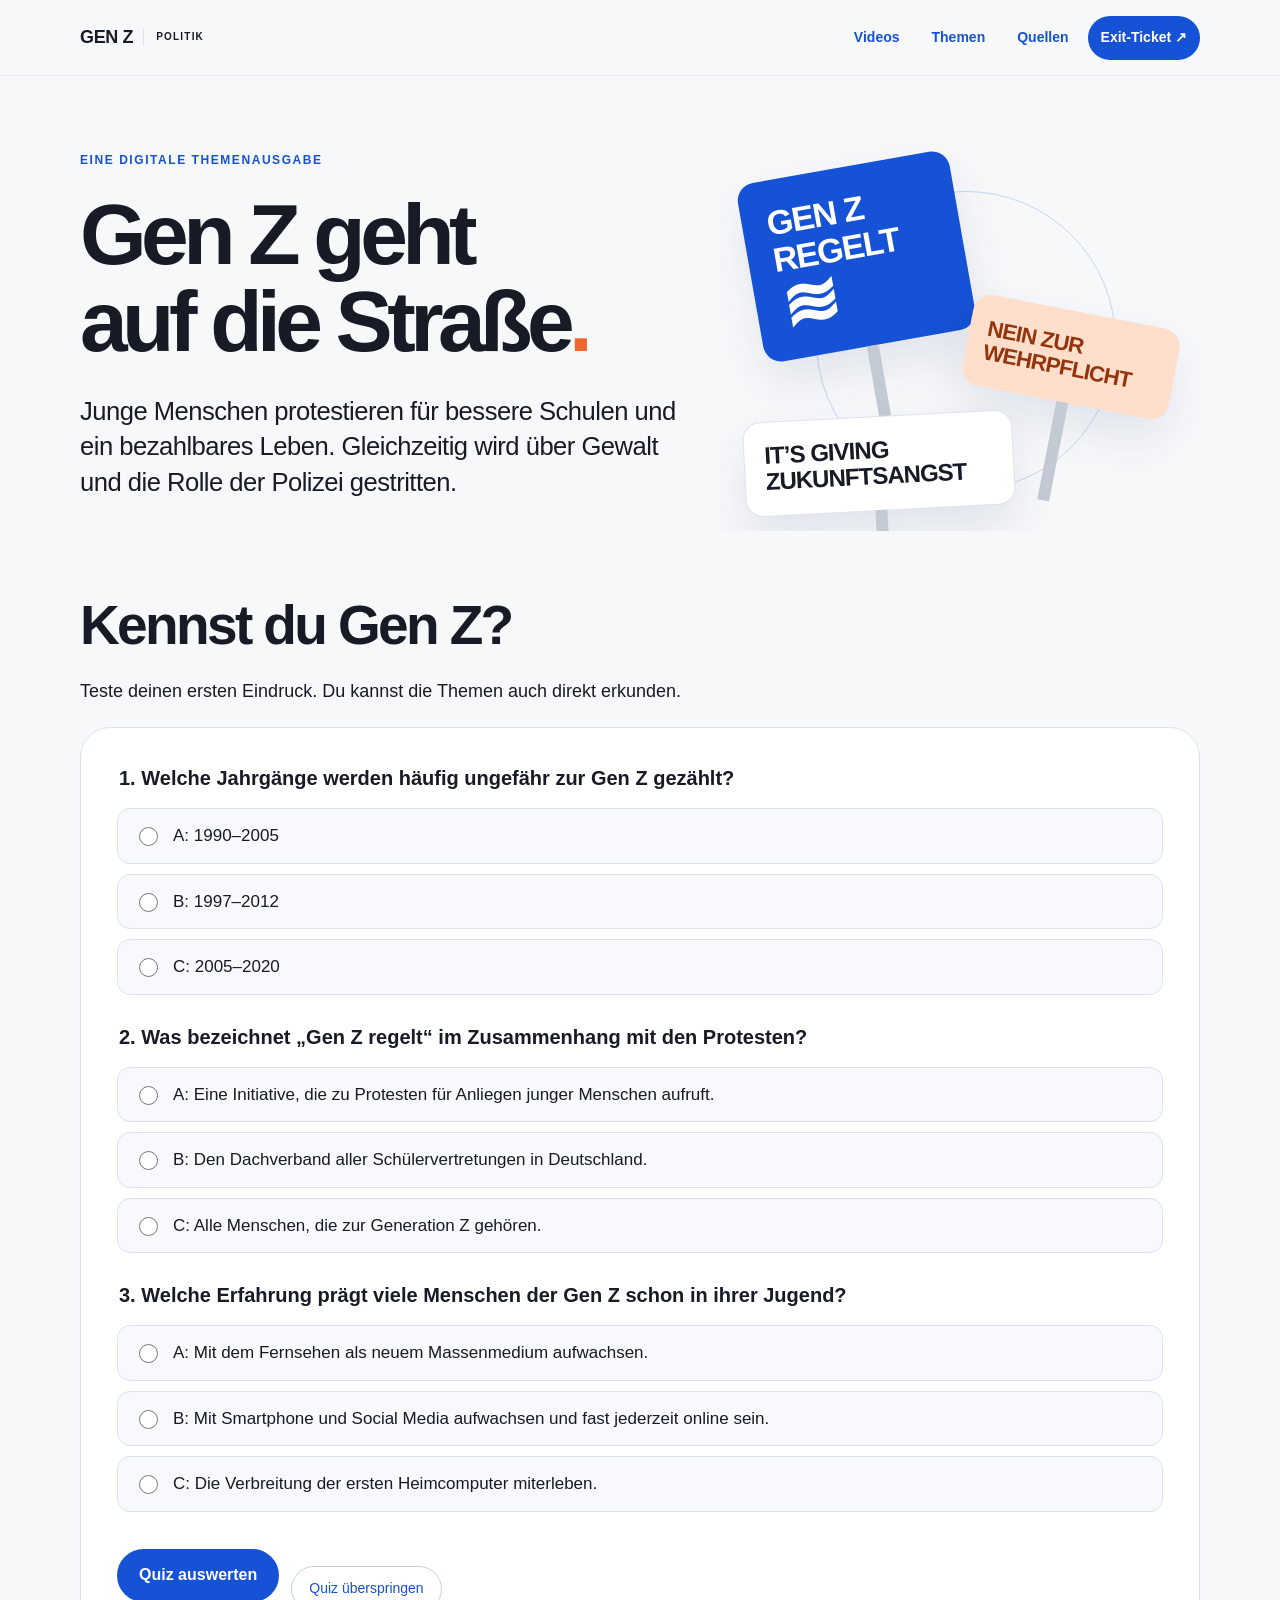
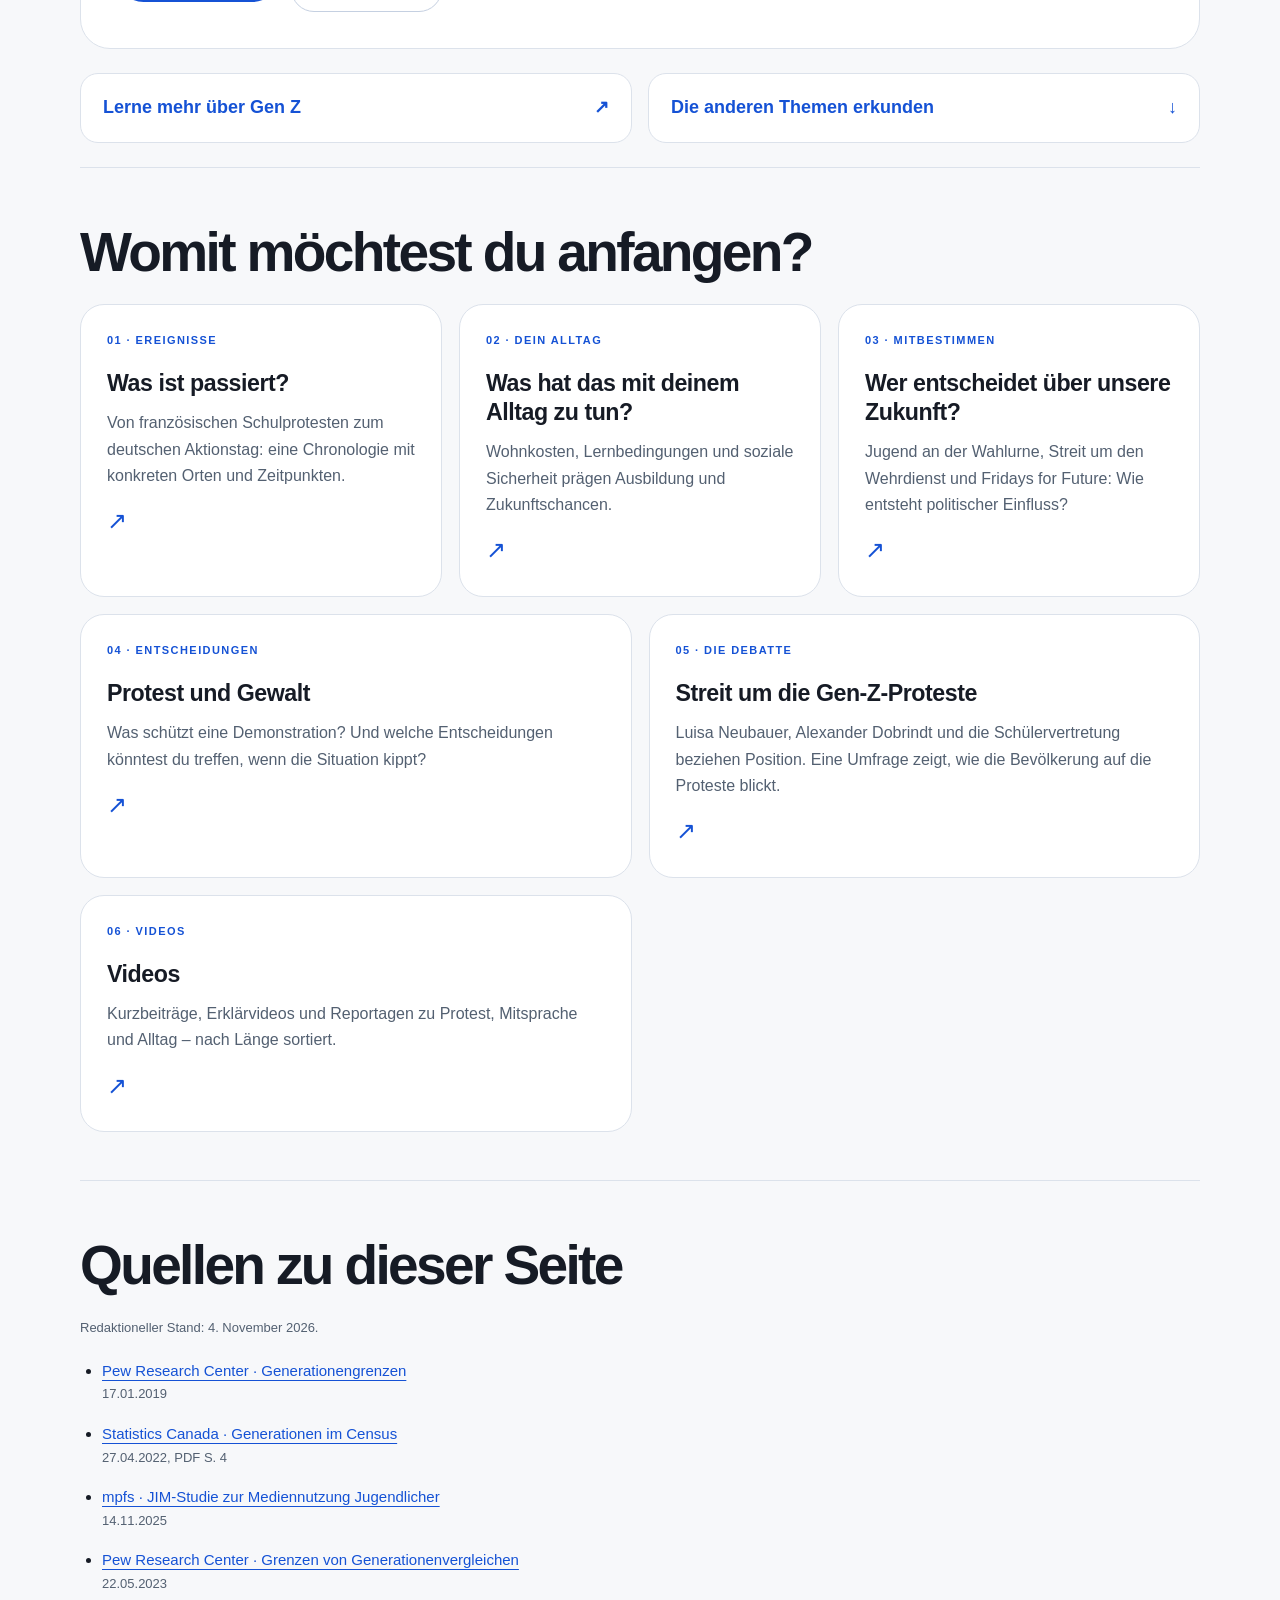
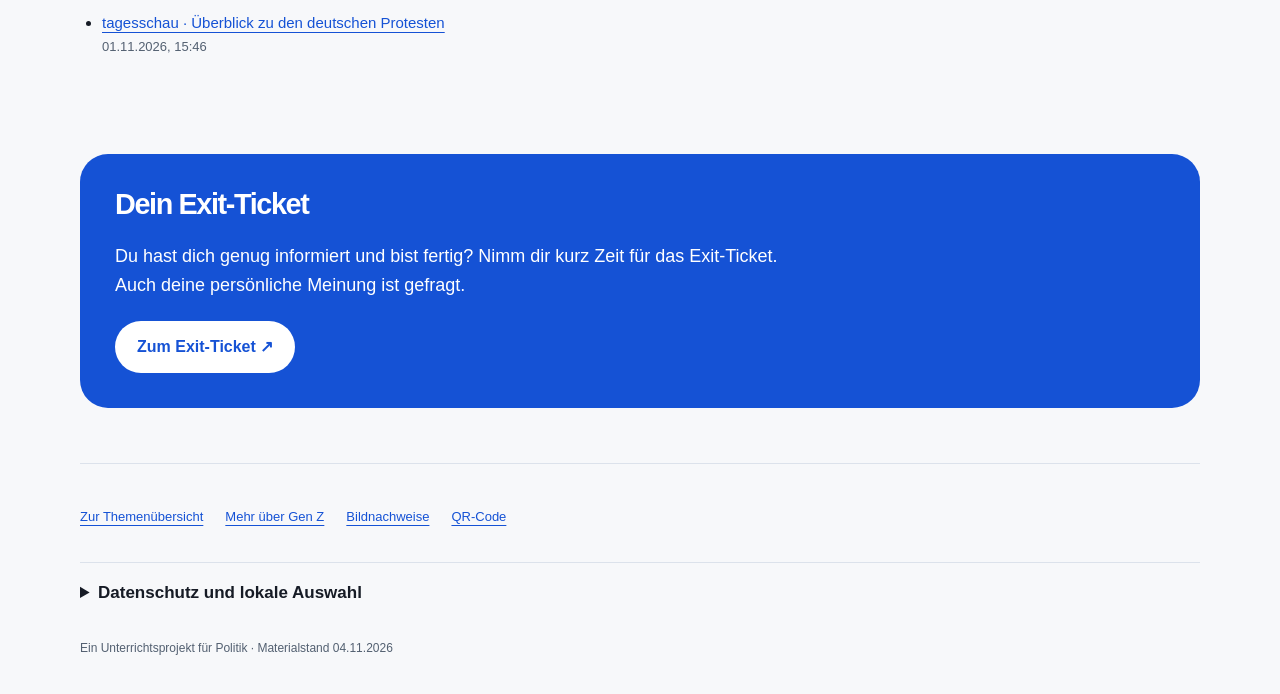
<file: index.html>
<!doctype html><html lang="de"><head><meta charset="utf-8"><meta name="viewport" content="width=device-width, initial-scale=1"><meta name="description" content="Gen Z geht auf die Straße – Hintergründe, Stimmen und interaktive Beispiele zu den Gen-Z-Protesten."><title>Gen Z geht auf die Straße · Gen Z</title><link rel="stylesheet" href="styles.css?v=d39d3e5ef7"><script defer src="config.js"></script><script defer src="app.js?v=0701893d34"></script></head><body><a class="skip" href="#inhalt">Zum Inhalt</a><div class="topbar"><a class="wordmark" href="index.html#start" aria-label="Zur Startseite">GEN Z <span>POLITIK</span></a><nav aria-label="Hauptnavigation"><a href="videos.html">Videos</a><a href="index.html#themen">Themen</a><a href="#quellen">Quellen</a><a class="exit-link" href="https://form.menti.com/s/al8bbbb5jk79" target="_blank" rel="noopener noreferrer">Exit-Ticket ↗</a></nav></div><main class="wrap" id="inhalt"><section class="home-hero" id="start"><div><p class="eyebrow">Eine digitale Themenausgabe</p><h1>Gen Z geht<br>auf die Straße<span class="orange">.</span></h1><p class="lead">Junge Menschen protestieren für bessere Schulen und ein bezahlbares Leben. Gleichzeitig wird über Gewalt und die Rolle der Polizei gestritten.</p></div><div class="art" role="img" aria-label="Gestaltete Protestschilder: Gen Z regelt, Nein zur Wehrpflicht und It’s giving Zukunftsangst"><i class="wave"></i><div class="placard p1">GEN Z<br>REGELT<span>≋</span></div><div class="placard p2">NEIN ZUR<br>WEHRPFLICHT</div><div class="placard p3">IT’S GIVING<br>ZUKUNFTSANGST</div></div></section><section aria-labelledby="kennen"><h2 id="kennen">Kennst du Gen Z?</h2><p>Teste deinen ersten Eindruck. Du kannst die Themen auch direkt erkunden.</p><form id="home-quiz" class="quiz"><fieldset data-correct="1" data-letter="B" data-explanation="1997–2012 ist eine häufig verwendete Einteilung. Die Grenzen unterscheiden sich je nach Quelle."><legend>1. Welche Jahrgänge werden häufig ungefähr zur Gen Z gezählt?</legend><div class="answers"><label class="answer"><input type="radio" name="intro-0" value="0"><span>A: 1990–2005</span></label><label class="answer"><input type="radio" name="intro-0" value="1"><span>B: 1997–2012</span></label><label class="answer"><input type="radio" name="intro-0" value="2"><span>C: 2005–2020</span></label></div><p class="feedback" hidden></p></fieldset><fieldset data-correct="0" data-letter="A" data-explanation="„Gen Z regelt“ ist eine Initiative, die zu Protesten für Anliegen junger Menschen aufruft."><legend>2. Was bezeichnet „Gen Z regelt“ im Zusammenhang mit den Protesten?</legend><div class="answers"><label class="answer"><input type="radio" name="intro-1" value="0"><span>A: Eine Initiative, die zu Protesten für Anliegen junger Menschen aufruft.</span></label><label class="answer"><input type="radio" name="intro-1" value="1"><span>B: Den Dachverband aller Schülervertretungen in Deutschland.</span></label><label class="answer"><input type="radio" name="intro-1" value="2"><span>C: Alle Menschen, die zur Generation Z gehören.</span></label></div><p class="feedback" hidden></p></fieldset><fieldset data-correct="1" data-letter="B" data-explanation="Smartphones, soziale Medien und mobile Vernetzung prägen für viele schon die Jugend. Der Fernsehboom prägte eher die Babyboomer, die ersten Heimcomputer eher die Generation X."><legend>3. Welche Erfahrung prägt viele Menschen der Gen Z schon in ihrer Jugend?</legend><div class="answers"><label class="answer"><input type="radio" name="intro-2" value="0"><span>A: Mit dem Fernsehen als neuem Massenmedium aufwachsen.</span></label><label class="answer"><input type="radio" name="intro-2" value="1"><span>B: Mit Smartphone und Social Media aufwachsen und fast jederzeit online sein.</span></label><label class="answer"><input type="radio" name="intro-2" value="2"><span>C: Die Verbreitung der ersten Heimcomputer miterleben.</span></label></div><p class="feedback" hidden></p></fieldset><div class="quiz-actions"><button type="submit" class="primary">Quiz auswerten</button><button type="button" class="quiet" id="skip-quiz">Quiz überspringen</button></div><p id="quiz-result" class="score" role="status" tabindex="-1" hidden></p></form><div class="next-steps" id="next-steps"><a href="gen-z.html">Lerne mehr über Gen Z <span>↗</span></a><a href="#themen">Die anderen Themen erkunden <span>↓</span></a></div></section><section class="section " id=themen><h2>Womit möchtest du anfangen?</h2><div class="topic-grid"><a class="topic-card" href="was-ist-passiert.html"><span class="eyebrow">01 · Ereignisse</span><h3>Was ist passiert?</h3><p>Von französischen Schulprotesten zum deutschen Aktionstag: eine Chronologie mit konkreten Orten und Zeitpunkten.</p><span class="arrow" aria-hidden="true">↗</span></a><a class="topic-card" href="lebensrealitaeten.html"><span class="eyebrow">02 · Dein Alltag</span><h3>Was hat das mit deinem Alltag zu tun?</h3><p>Wohnkosten, Lernbedingungen und soziale Sicherheit prägen Ausbildung und Zukunftschancen.</p><span class="arrow" aria-hidden="true">↗</span></a><a class="topic-card" href="einfluss.html"><span class="eyebrow">03 · Mitbestimmen</span><h3>Wer entscheidet über unsere Zukunft?</h3><p>Jugend an der Wahlurne, Streit um den Wehrdienst und Fridays for Future: Wie entsteht politischer Einfluss?</p><span class="arrow" aria-hidden="true">↗</span></a><a class="topic-card" href="protest-und-gewalt.html"><span class="eyebrow">04 · Entscheidungen</span><h3>Protest und Gewalt</h3><p>Was schützt eine Demonstration? Und welche Entscheidungen könntest du treffen, wenn die Situation kippt?</p><span class="arrow" aria-hidden="true">↗</span></a><a class="topic-card" href="wer-sagt-was.html"><span class="eyebrow">05 · Die Debatte</span><h3>Streit um die Gen-Z-Proteste</h3><p>Luisa Neubauer, Alexander Dobrindt und die Schülervertretung beziehen Position. Eine Umfrage zeigt, wie die Bevölkerung auf die Proteste blickt.</p><span class="arrow" aria-hidden="true">↗</span></a><a class="topic-card" href="videos.html"><span class="eyebrow">06 · Videos</span><h3>Videos</h3><p>Kurzbeiträge, Erklärvideos und Reportagen zu Protest, Mitsprache und Alltag – nach Länge sortiert.</p><span class="arrow" aria-hidden="true">↗</span></a></div></section><section class="section " id=quellen><h2>Quellen zu dieser Seite</h2><p class="small">Redaktioneller Stand: 4. November 2026.</p><ul class="source-list"><li><a href="https://www.pewresearch.org/short-reads/2019/01/17/where-millennials-end-and-generation-z-begins/" target="_blank" rel="noopener noreferrer" class="">Pew Research Center · Generationengrenzen</a><span>17.01.2019</span></li><li><a href="https://www12.statcan.gc.ca/census-recensement/2021/as-sa/98-200-x/2021003/98-200-x2021003-eng.pdf" target="_blank" rel="noopener noreferrer" class="">Statistics Canada · Generationen im Census</a><span>27.04.2022, PDF S. 4</span></li><li><a href="https://mpfs.de/studie/jim-studie-2025/" target="_blank" rel="noopener noreferrer" class="">mpfs · JIM-Studie zur Mediennutzung Jugendlicher</a><span>14.11.2025</span></li><li><a href="https://www.pewresearch.org/short-reads/2023/05/22/how-pew-research-center-will-report-on-generations-moving-forward/" target="_blank" rel="noopener noreferrer" class="">Pew Research Center · Grenzen von Generationenvergleichen</a><span>22.05.2023</span></li><li><a href="https://www.tagesschau.de/inland/gesellschaft/demonstration-protest-genz-100.html" target="_blank" rel="noopener noreferrer" class="">tagesschau · Überblick zu den deutschen Protesten</a><span>01.11.2026, 15:46</span></li></ul></section><section class="exit-band"><h2>Dein Exit-Ticket</h2><p>Du hast dich genug informiert und bist fertig? Nimm dir kurz Zeit für das Exit-Ticket. Auch deine persönliche Meinung ist gefragt.</p><a class="primary menti-link" href="https://form.menti.com/s/al8bbbb5jk79" target="_blank" rel="noopener noreferrer">Zum Exit-Ticket ↗</a></section><footer class="page-footer"><nav aria-label="Weitere Links"><a href="index.html#themen">Zur Themenübersicht</a><a href="gen-z.html">Mehr über Gen Z</a><a href="BILDNACHWEISE.md">Bildnachweise</a><a href="qr-website.svg">QR-Code</a></nav><details><summary>Datenschutz und lokale Auswahl</summary><div><p>Merkliste und Einschätzung werden im Browser dieses Geräts gespeichert. Es gibt keine Analyse- oder Werbeskripte. GitHub verarbeitet beim Seitenaufruf technisch erforderliche Verbindungsdaten.</p><button type="button" class="quiet" data-clear-local>Lokale Auswahl löschen</button><p id="local-status" role="status"></p></div></details><p>Ein Unterrichtsprojekt für Politik · Materialstand 04.11.2026</p></footer></main><noscript><p class="wrap">Für die Interaktionen wird JavaScript benötigt.</p></noscript></body></html>
</file>
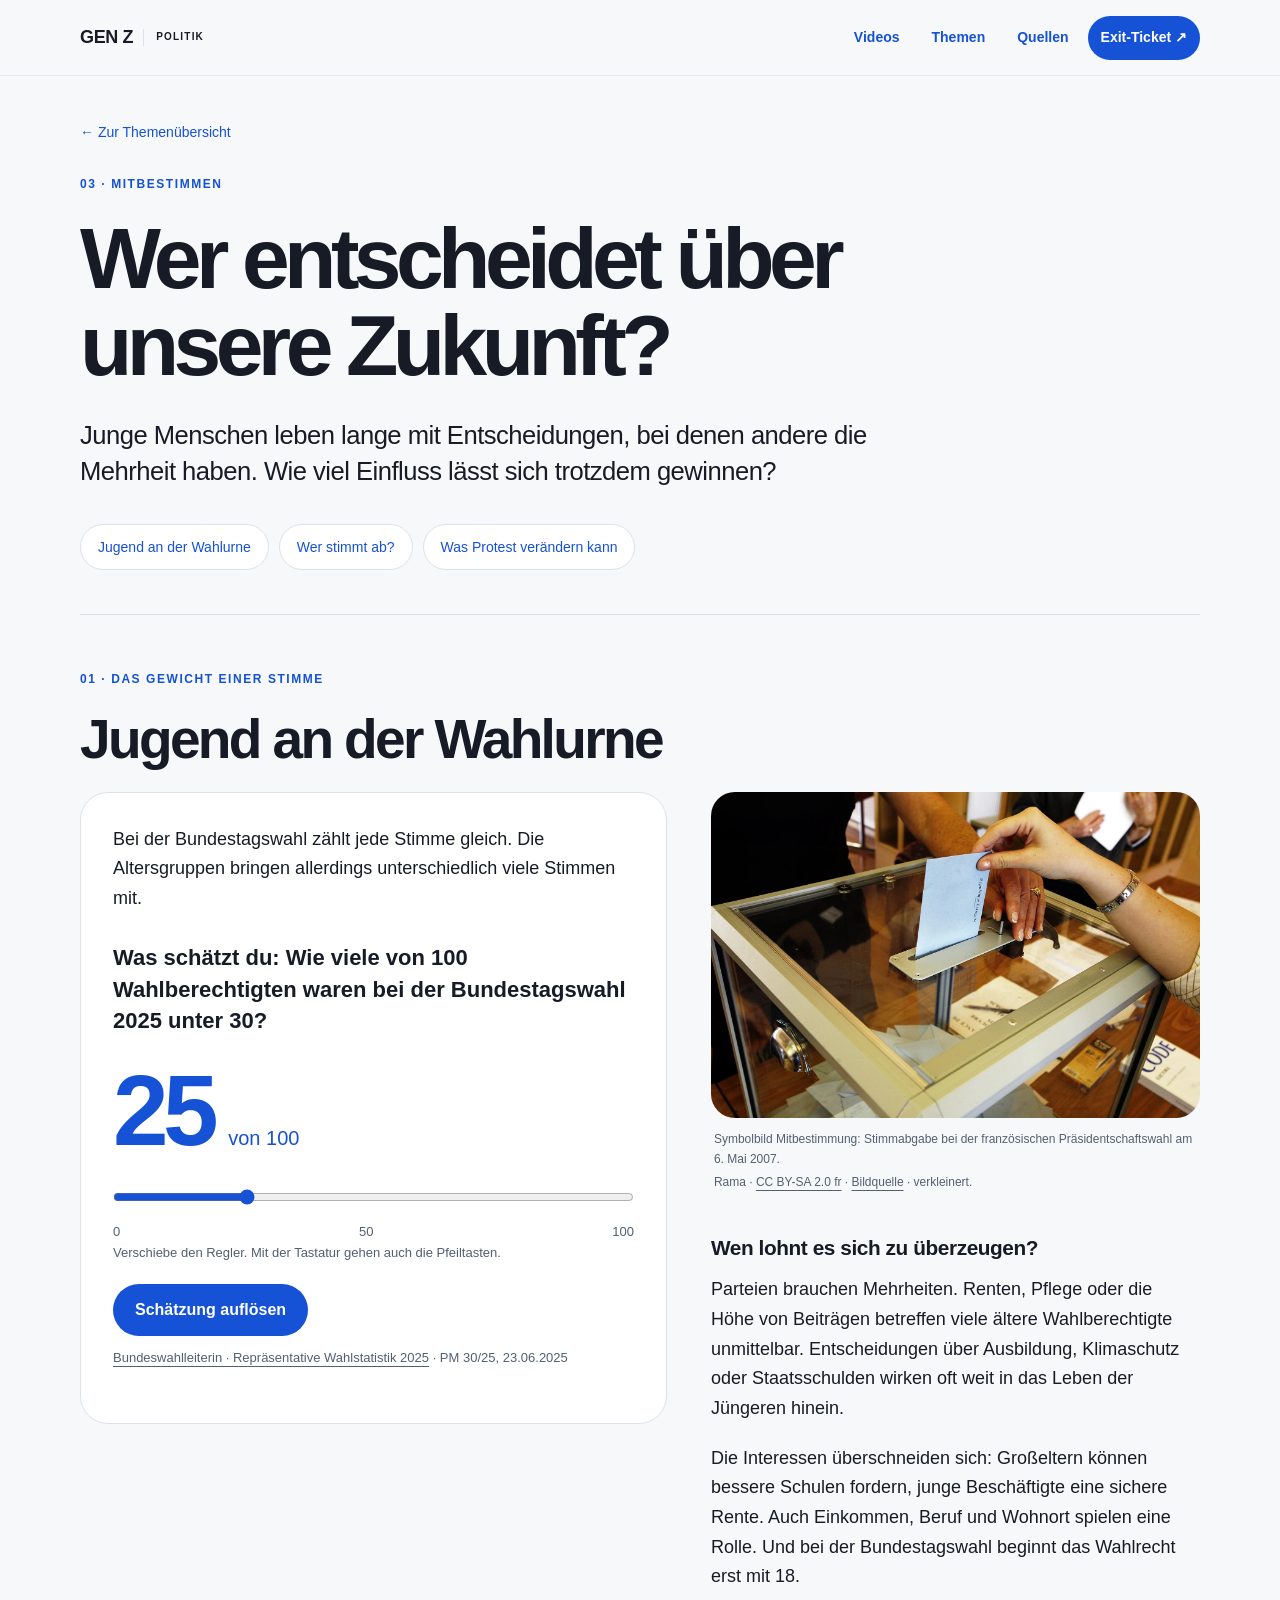
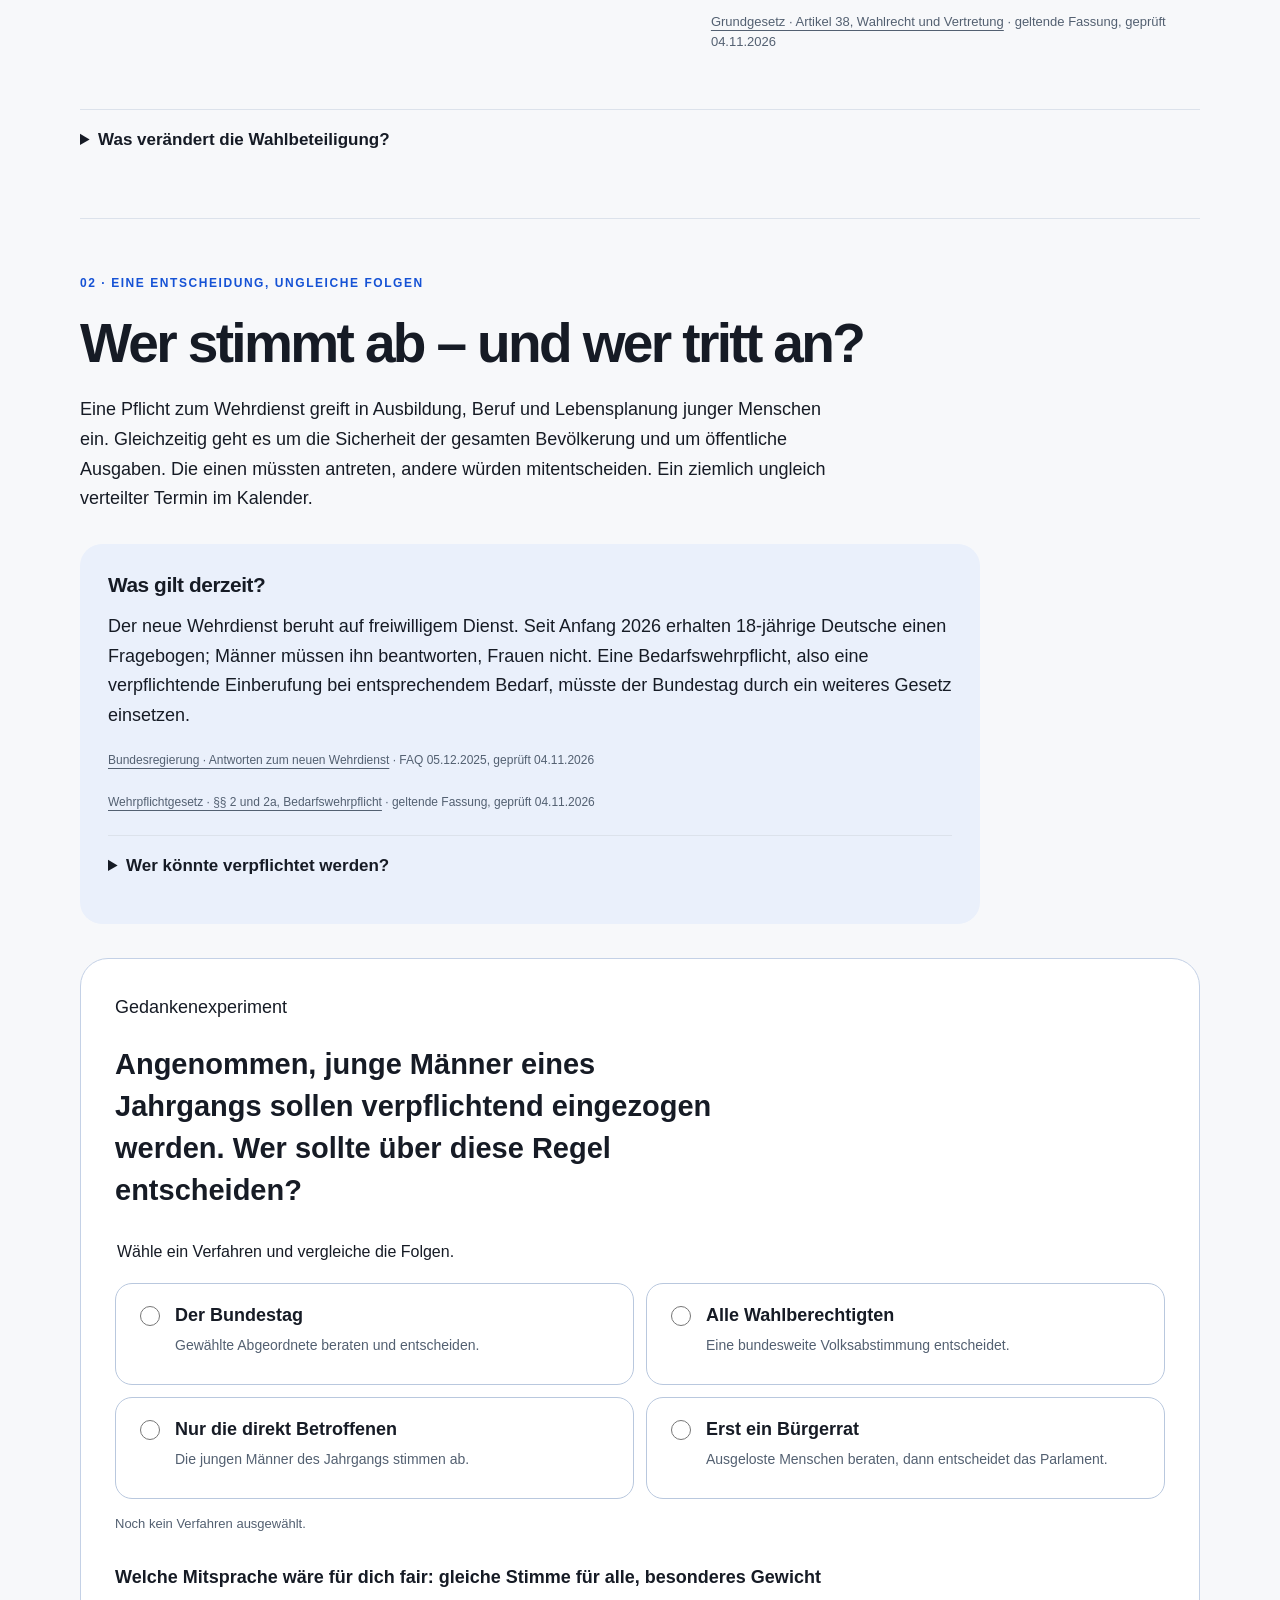
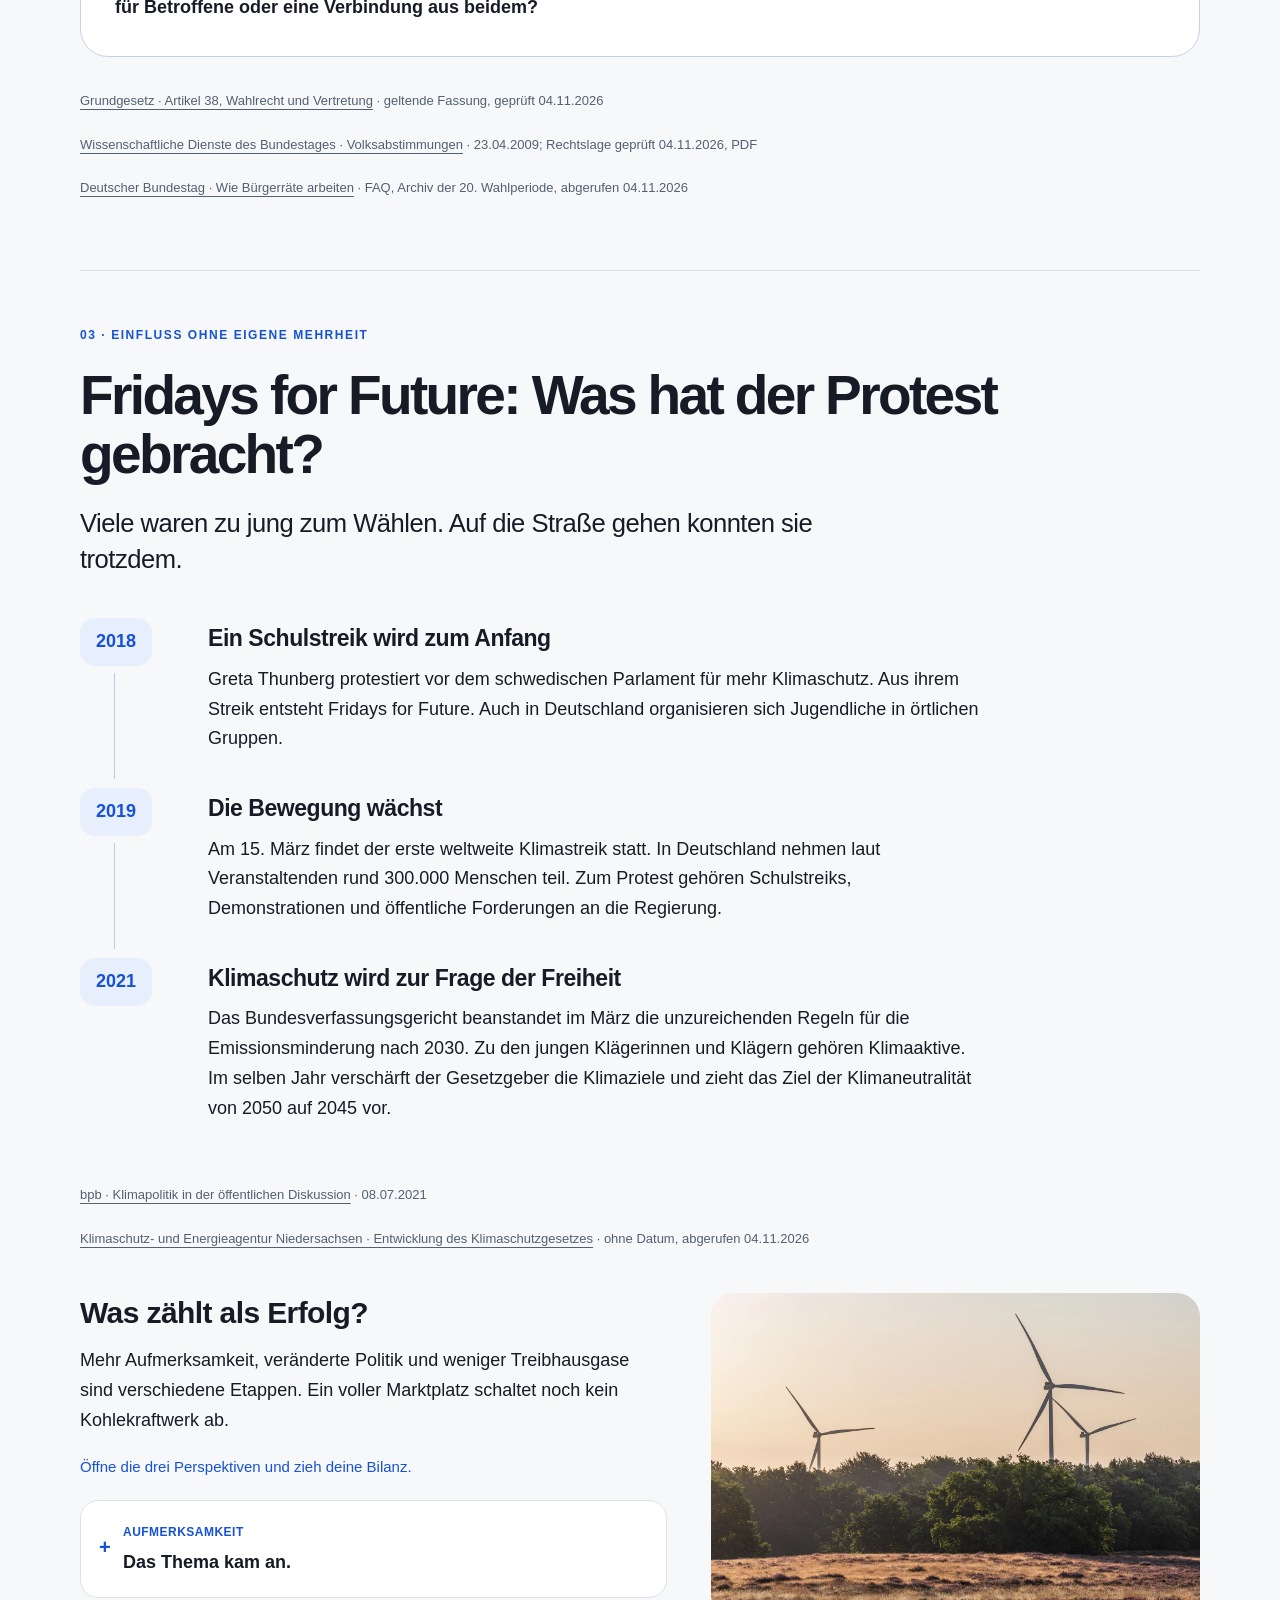
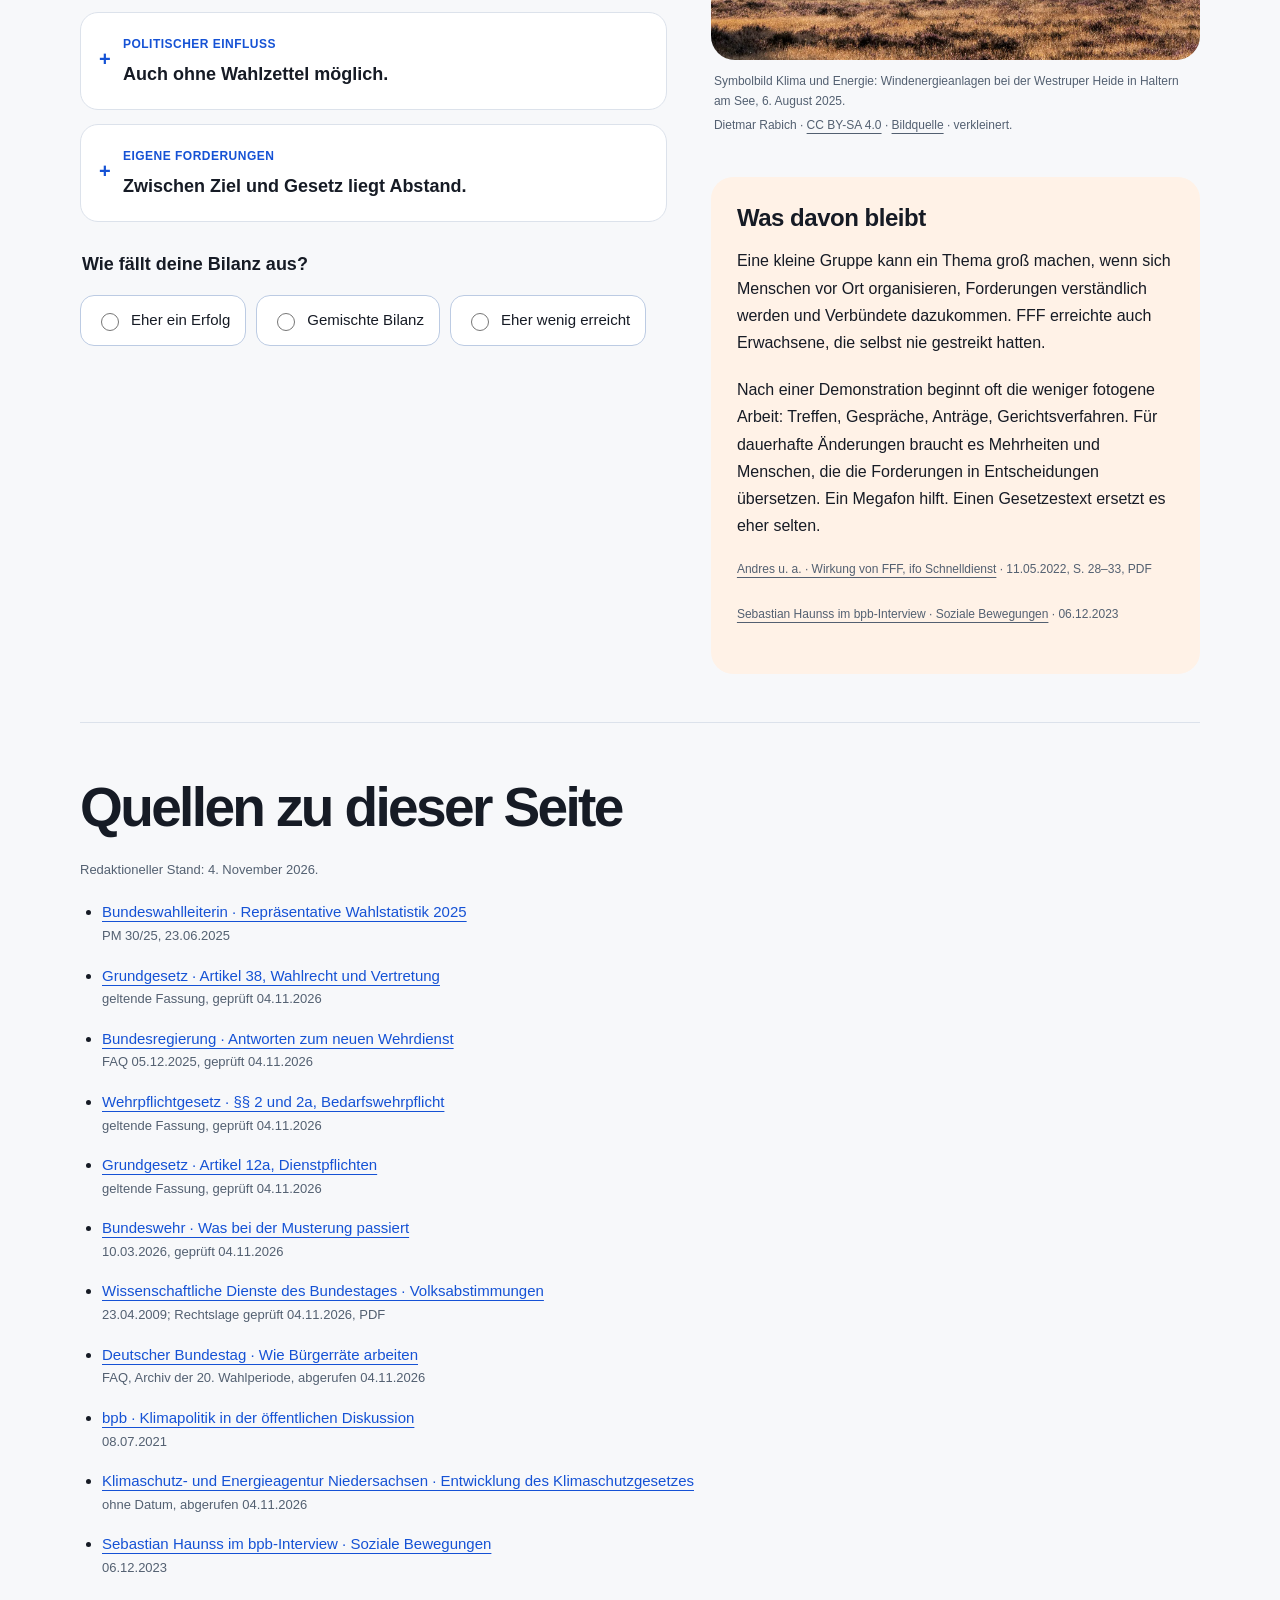
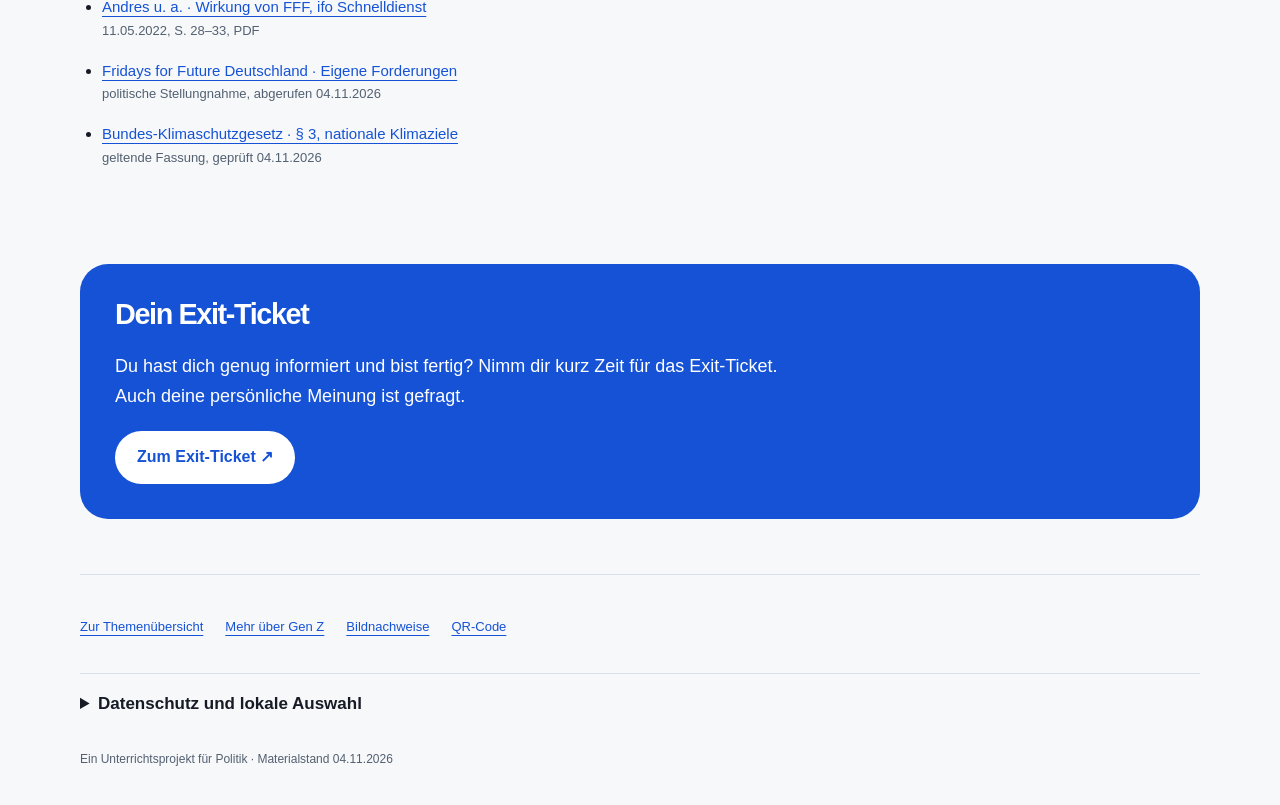
<file: einfluss.html>
<!doctype html><html lang="de"><head><meta charset="utf-8"><meta name="viewport" content="width=device-width, initial-scale=1"><meta name="description" content="Wer entscheidet über unsere Zukunft? – Hintergründe, Stimmen und interaktive Beispiele zu den Gen-Z-Protesten."><title>Wer entscheidet über unsere Zukunft? · Gen Z</title><link rel="stylesheet" href="styles.css?v=d39d3e5ef7"><script defer src="config.js"></script><script defer src="app.js?v=ad3357a1f2"></script><link rel="stylesheet" href="einfluss.css?v=4243a86dfa"><script defer src="einfluss.js?v=f58c3b208d"></script></head><body><a class="skip" href="#inhalt">Zum Inhalt</a><div class="topbar"><a class="wordmark" href="index.html#start" aria-label="Zur Startseite">GEN Z <span>POLITIK</span></a><nav aria-label="Hauptnavigation"><a href="videos.html">Videos</a><a href="index.html#themen">Themen</a><a href="#quellen">Quellen</a><a class="exit-link" href="https://form.menti.com/s/al8bbbb5jk79" target="_blank" rel="noopener noreferrer">Exit-Ticket ↗</a></nav></div><main class="wrap" id="inhalt"><header class="page-head"><a class="crumb" href="index.html#themen">← Zur Themenübersicht</a><p class="eyebrow">03 · Mitbestimmen</p><h1>Wer entscheidet über unsere Zukunft?</h1><p class="lead">Junge Menschen leben lange mit Entscheidungen, bei denen andere die Mehrheit haben. Wie viel Einfluss lässt sich trotzdem gewinnen?</p></header><nav class="future-jump" aria-label="Auf dieser Seite"><a href="#wahlurne">Jugend an der Wahlurne</a><a href="#wehrdienst">Wer stimmt ab?</a><a href="#fridays">Was Protest verändern kann</a></nav>

<section class="section" id="wahlurne">
  <p class="eyebrow">01 · Das Gewicht einer Stimme</p>
  <h2>Jugend an der Wahlurne</h2>
  <div class="future-vote-layout">
    <div class="future-estimate">
      <p>Bei der Bundestagswahl zählt jede Stimme gleich. Die Altersgruppen bringen allerdings unterschiedlich viele Stimmen mit.</p>
      <form id="future-estimate-form">
        <label for="future-estimate">Was schätzt du: Wie viele von 100 Wahlberechtigten waren bei der Bundestagswahl 2025 unter 30?</label>
        <div class="future-estimate-value"><output id="future-estimate-value" for="future-estimate">25</output><span>von 100</span></div>
        <input id="future-estimate" type="range" min="0" max="100" step="1" value="25" aria-describedby="future-range-help">
        <div class="future-range-ends" aria-hidden="true"><span>0</span><span>50</span><span>100</span></div>
        <p class="small" id="future-range-help">Verschiebe den Regler. Mit der Tastatur gehen auch die Pfeiltasten.</p>
        <button type="submit" class="primary" id="future-reveal" aria-expanded="false" aria-controls="future-vote-result">Schätzung auflösen</button>
      </form>
      <div id="future-vote-result" hidden>
        <p class="future-estimate-feedback" id="future-estimate-feedback" role="status"></p>
        <figure class="future-waffle-figure" aria-labelledby="future-waffle-title">
          <figcaption id="future-waffle-title"><strong>100 Wahlberechtigte, nach Alter</strong><span>Bundestagswahl · 23. Februar 2025</span></figcaption>
          <div class="future-waffle" aria-hidden="true"><i class="under30" style="--dot:0"></i><i class="under30" style="--dot:1"></i><i class="under30" style="--dot:2"></i><i class="under30" style="--dot:3"></i><i class="under30" style="--dot:4"></i><i class="under30" style="--dot:5"></i><i class="under30" style="--dot:6"></i><i class="under30" style="--dot:7"></i><i class="under30" style="--dot:8"></i><i class="under30" style="--dot:9"></i><i class="under30" style="--dot:10"></i><i class="under30" style="--dot:11"></i><i class="under30" style="--dot:12"></i><i class="middle" style="--dot:13"></i><i class="middle" style="--dot:14"></i><i class="middle" style="--dot:15"></i><i class="middle" style="--dot:16"></i><i class="middle" style="--dot:17"></i><i class="middle" style="--dot:18"></i><i class="middle" style="--dot:19"></i><i class="middle" style="--dot:20"></i><i class="middle" style="--dot:21"></i><i class="middle" style="--dot:22"></i><i class="middle" style="--dot:23"></i><i class="middle" style="--dot:24"></i><i class="middle" style="--dot:25"></i><i class="middle" style="--dot:26"></i><i class="middle" style="--dot:27"></i><i class="middle" style="--dot:28"></i><i class="middle" style="--dot:29"></i><i class="middle" style="--dot:30"></i><i class="middle" style="--dot:31"></i><i class="middle" style="--dot:32"></i><i class="middle" style="--dot:33"></i><i class="middle" style="--dot:34"></i><i class="middle" style="--dot:35"></i><i class="middle" style="--dot:36"></i><i class="middle" style="--dot:37"></i><i class="middle" style="--dot:38"></i><i class="middle" style="--dot:39"></i><i class="middle" style="--dot:40"></i><i class="middle" style="--dot:41"></i><i class="middle" style="--dot:42"></i><i class="middle" style="--dot:43"></i><i class="middle" style="--dot:44"></i><i class="middle" style="--dot:45"></i><i class="middle" style="--dot:46"></i><i class="middle" style="--dot:47"></i><i class="middle" style="--dot:48"></i><i class="middle" style="--dot:49"></i><i class="middle" style="--dot:50"></i><i class="middle" style="--dot:51"></i><i class="middle" style="--dot:52"></i><i class="middle" style="--dot:53"></i><i class="middle" style="--dot:54"></i><i class="middle" style="--dot:55"></i><i class="middle" style="--dot:56"></i><i class="older" style="--dot:57"></i><i class="older" style="--dot:58"></i><i class="older" style="--dot:59"></i><i class="older" style="--dot:60"></i><i class="older" style="--dot:61"></i><i class="older" style="--dot:62"></i><i class="older" style="--dot:63"></i><i class="older" style="--dot:64"></i><i class="older" style="--dot:65"></i><i class="older" style="--dot:66"></i><i class="older" style="--dot:67"></i><i class="older" style="--dot:68"></i><i class="older" style="--dot:69"></i><i class="older" style="--dot:70"></i><i class="older" style="--dot:71"></i><i class="older" style="--dot:72"></i><i class="older" style="--dot:73"></i><i class="older" style="--dot:74"></i><i class="older" style="--dot:75"></i><i class="older" style="--dot:76"></i><i class="older" style="--dot:77"></i><i class="older" style="--dot:78"></i><i class="older" style="--dot:79"></i><i class="older" style="--dot:80"></i><i class="older" style="--dot:81"></i><i class="older" style="--dot:82"></i><i class="older" style="--dot:83"></i><i class="older" style="--dot:84"></i><i class="older" style="--dot:85"></i><i class="older" style="--dot:86"></i><i class="older" style="--dot:87"></i><i class="older" style="--dot:88"></i><i class="older" style="--dot:89"></i><i class="older" style="--dot:90"></i><i class="older" style="--dot:91"></i><i class="older" style="--dot:92"></i><i class="older" style="--dot:93"></i><i class="older" style="--dot:94"></i><i class="older" style="--dot:95"></i><i class="older" style="--dot:96"></i><i class="older" style="--dot:97"></i><i class="older" style="--dot:98"></i><i class="older" style="--dot:99"></i></div>
          <ul class="future-vote-legend"><li><i class="under30" aria-hidden="true"></i><span>Unter 30</span><strong>13,0 %</strong></li><li><i class="middle" aria-hidden="true"></i><span>30 bis 59</span><strong>44,4 %</strong></li><li><i class="older" aria-hidden="true"></i><span>Ab 60</span><strong>42,6 %</strong></li></ul>
          <p class="small">Die 100 Punkte sind auf ganze Personen gerundet: 13 / 44 / 43. Der Anteil unter 30 ist aus den gerundeten Anteilen der beiden älteren Gruppen berechnet.</p>
        </figure>
        <p>Rund 13 junge Wahlberechtigte stehen rund 43 ab 60 gegenüber. Für Parteien ist eine große Altersgruppe ein wichtiger Teil ihrer möglichen Wählerschaft.</p>
      </div>
      <noscript><p>Auflösung: Unter 30 waren rund 13,0 %, 30 bis 59 waren 44,4 % und ab 60 waren 42,6 % der Wahlberechtigten.</p></noscript>
      <p class="source"><a href="https://www.bundeswahlleiterin.de/info/presse/mitteilungen/bundestagswahl-2025/30_25_ergebnisse-rws.html" target="_blank" rel="noopener noreferrer" class="">Bundeswahlleiterin · Repräsentative Wahlstatistik 2025</a> · PM 30/25, 23.06.2025</p>
    </div>
    <div class="future-vote-context"><figure class="photo"><img src="mitbestimmung-wahlurne.webp" width="1600" height="1067" alt="Eine Hand wirft einen Umschlag in eine transparente Wahlurne." loading="lazy" decoding="async"><figcaption>Symbolbild Mitbestimmung: Stimmabgabe bei der französischen Präsidentschaftswahl am 6. Mai 2007.<span class="credit">Rama · <a href="https://creativecommons.org/licenses/by-sa/2.0/fr/deed.en" target="_blank" rel="noopener noreferrer" class="">CC BY-SA 2.0 fr</a> · <a href="https://commons.wikimedia.org/wiki/File:Election_MG_3455.JPG" target="_blank" rel="noopener noreferrer" class="">Bildquelle</a> · verkleinert.</span></figcaption></figure><h3>Wen lohnt es sich zu überzeugen?</h3><p>Parteien brauchen Mehrheiten. Renten, Pflege oder die Höhe von Beiträgen betreffen viele ältere Wahlberechtigte unmittelbar. Entscheidungen über Ausbildung, Klimaschutz oder Staatsschulden wirken oft weit in das Leben der Jüngeren hinein.</p><p>Die Interessen überschneiden sich: Großeltern können bessere Schulen fordern, junge Beschäftigte eine sichere Rente. Auch Einkommen, Beruf und Wohnort spielen eine Rolle. Und bei der Bundestagswahl beginnt das Wahlrecht erst mit 18.</p><p class="source"><a href="https://www.gesetze-im-internet.de/gg/art_38.html" target="_blank" rel="noopener noreferrer" class="">Grundgesetz · Artikel 38, Wahlrecht und Vertretung</a> · geltende Fassung, geprüft 04.11.2026</p></div>
  </div>
  <details class="future-detail"><summary>Was verändert die Wahlbeteiligung?</summary><div><p>2025 wählten insgesamt 82,5 Prozent der Wahlberechtigten. Bei den 21- bis 24-Jährigen waren es 78,3 Prozent, bei den 50- bis 69-Jährigen 85,5 Prozent. Eine Gruppe kann ihren Einfluss durch höhere Beteiligung stärken. Ganz wegwählen lässt sich der Altersunterschied damit allerdings nicht.</p><p>Die Angaben stammen aus der nach der Wahl ausgewerteten repräsentativen Wahlstatistik mit rund 1,9 Millionen Wahlberechtigten in der Stichprobe.</p><p class="source"><a href="https://www.bundeswahlleiterin.de/info/presse/mitteilungen/bundestagswahl-2025/30_25_ergebnisse-rws.html" target="_blank" rel="noopener noreferrer" class="">Bundeswahlleiterin · Repräsentative Wahlstatistik 2025</a> · PM 30/25, 23.06.2025</p></div></details>
</section>

<section class="section" id="wehrdienst">
  <p class="eyebrow">02 · Eine Entscheidung, ungleiche Folgen</p>
  <h2>Wer stimmt ab – und wer tritt an?</h2>
  <div class="future-service-intro"><p>Eine Pflicht zum Wehrdienst greift in Ausbildung, Beruf und Lebensplanung junger Menschen ein. Gleichzeitig geht es um die Sicherheit der gesamten Bevölkerung und um öffentliche Ausgaben. Die einen müssten antreten, andere würden mitentscheiden. Ein ziemlich ungleich verteilter Termin im Kalender.</p></div>
  <div class="future-law"><h3>Was gilt derzeit?</h3><p>Der neue Wehrdienst beruht auf freiwilligem Dienst. Seit Anfang 2026 erhalten 18-jährige Deutsche einen Fragebogen; Männer müssen ihn beantworten, Frauen nicht. Eine Bedarfswehrpflicht, also eine verpflichtende Einberufung bei entsprechendem Bedarf, müsste der Bundestag durch ein weiteres Gesetz einsetzen.</p><p class="source"><a href="https://www.bundesregierung.de/breg-de/aktuelles/antworten-zum-neuen-wehrdienst-2397476" target="_blank" rel="noopener noreferrer" class="">Bundesregierung · Antworten zum neuen Wehrdienst</a> · FAQ 05.12.2025, geprüft 04.11.2026</p><p class="source"><a href="https://www.gesetze-im-internet.de/wehrpflg/BJNR006510956.html" target="_blank" rel="noopener noreferrer" class="">Wehrpflichtgesetz · §§ 2 und 2a, Bedarfswehrpflicht</a> · geltende Fassung, geprüft 04.11.2026</p><details><summary>Wer könnte verpflichtet werden?</summary><div><p>Artikel 12a des Grundgesetzes ermöglicht die Verpflichtung von Männern ab 18 zum Wehrdienst. Für Frauen ist eine Pflicht zum Dienst mit der Waffe ausgeschlossen. Das Recht, den Kriegsdienst mit der Waffe aus Gewissensgründen zu verweigern, bleibt bestehen.</p><p>Für wehrpflichtige Männer ab Jahrgang 2008 ist eine verpflichtende Musterung vorgesehen. Die Bundeswehr baut die dafür nötigen Kapazitäten noch auf. Bei der Musterung wird die Eignung für den Dienst untersucht.</p><p class="source"><a href="https://www.gesetze-im-internet.de/gg/art_12a.html" target="_blank" rel="noopener noreferrer" class="">Grundgesetz · Artikel 12a, Dienstpflichten</a> · geltende Fassung, geprüft 04.11.2026</p><p class="source"><a href="https://www.bundeswehr.de/de/menschen-karrieren/neuer-wehrdienst/musterung" target="_blank" rel="noopener noreferrer" class="">Bundeswehr · Was bei der Musterung passiert</a> · 10.03.2026, geprüft 04.11.2026</p></div></details></div>
  <div class="future-lab">
    <p class="tag">Gedankenexperiment</p>
    <p class="future-lab-question">Angenommen, junge Männer eines Jahrgangs sollen verpflichtend eingezogen werden. Wer sollte über diese Regel entscheiden?</p>
    <fieldset class="future-procedure-choices"><legend>Wähle ein Verfahren und vergleiche die Folgen.</legend>
      <label class="future-procedure-choice"><input type="radio" name="future-procedure" value="parliament" aria-controls="future-procedure-parliament"><span><strong>Der Bundestag</strong><small>Gewählte Abgeordnete beraten und entscheiden.</small></span></label>
      <label class="future-procedure-choice"><input type="radio" name="future-procedure" value="referendum" aria-controls="future-procedure-referendum"><span><strong>Alle Wahlberechtigten</strong><small>Eine bundesweite Volksabstimmung entscheidet.</small></span></label>
      <label class="future-procedure-choice"><input type="radio" name="future-procedure" value="affected" aria-controls="future-procedure-affected"><span><strong>Nur die direkt Betroffenen</strong><small>Die jungen Männer des Jahrgangs stimmen ab.</small></span></label>
      <label class="future-procedure-choice"><input type="radio" name="future-procedure" value="council" aria-controls="future-procedure-council"><span><strong>Erst ein Bürgerrat</strong><small>Ausgeloste Menschen beraten, dann entscheidet das Parlament.</small></span></label>
    </fieldset>
    <p class="small" id="future-procedure-status" role="status">Noch kein Verfahren ausgewählt.</p>
    <article class="future-procedure-panel" id="future-procedure-parliament" hidden><h3>Der Bundestag entscheidet</h3><div class="future-tradeoffs"><div><h4>Die Stärke</h4><p>Abgeordnete können Sicherheit, Kosten und persönliche Belastungen gemeinsam abwägen. Sie sind gewählt, müssen sich öffentlicher Kritik stellen und können abgewählt werden.</p></div><div><h4>Der Konflikt</h4><p>Die meisten entscheiden über eine Pflicht, die sie selbst nicht trifft. Jüngere haben schon bei der Wahl weniger Stimmen; ihre Erfahrungen müssen in Anhörungen und Debatten Gehör finden.</p></div></div><p class="future-followup">Entscheidend wäre auch, wie stark Betroffene an der Vorbereitung des Gesetzes beteiligt werden.</p></article>
    <article class="future-procedure-panel" id="future-procedure-referendum" hidden><h3>Alle Wahlberechtigten stimmen ab</h3><div class="future-tradeoffs"><div><h4>Die Stärke</h4><p>Die Entscheidung läge direkt bei den Bürgerinnen und Bürgern. Jede Stimme hätte dasselbe Gewicht, die Zustimmung oder Ablehnung wäre unmittelbar sichtbar.</p></div><div><h4>Der Konflikt</h4><p>Auch hier wären Ältere zahlenmäßig im Vorteil. Ein Ja oder Nein lässt außerdem wenig Platz für Fragen zu Ausnahmen, Dauer und sozialem Ausgleich.</p></div></div><p class="future-followup">Ein bundesweiter Volksentscheid über den Wehrdienst ist nach geltendem Recht nicht vorgesehen. Dafür müsste die rechtliche Grundlage erst geschaffen werden.</p></article>
    <article class="future-procedure-panel" id="future-procedure-affected" hidden><h3>Nur die Betroffenen stimmen ab</h3><div class="future-tradeoffs"><div><h4>Die Stärke</h4><p>Das stärkste Mitspracherecht hätten diejenigen, deren Lebensplanung und persönliche Sicherheit unmittelbar berührt wären. Niemand könnte die eigene Zustimmung bequem anderen zumuten.</p></div><div><h4>Der Konflikt</h4><p>Die Entscheidung hätte Folgen für alle: für Verteidigung, Steuern und andere Jahrgänge. Frauen und die übrige Bevölkerung hätten in diesem Modell keine Stimme.</p></div></div><p class="future-followup">Eine solche Sonderabstimmung gibt es derzeit nicht. Politisch stellt sich die Frage, ob direkte Betroffenheit ein zusätzliches Mitspracherecht begründen sollte.</p></article>
    <article class="future-procedure-panel" id="future-procedure-council" hidden><h3>Ein Bürgerrat bereitet die Entscheidung vor</h3><div class="future-tradeoffs"><div><h4>Die Stärke</h4><p>Ausgeloste Menschen unterschiedlicher Altersgruppen beraten mit Fachleuten und Betroffenen. Junge Stimmen könnten gezielt eingebunden und schwierige Details ausführlicher besprochen werden.</p></div><div><h4>Der Konflikt</h4><p>Die Teilnehmenden wären nicht gewählt. Auswahl und Zusammensetzung wären umstritten; die Empfehlungen könnten im Bundestag auch ohne Folgen bleiben.</p></div></div><p class="future-followup">Bürgerräte geben Empfehlungen ab. In diesem Modell bliebe die verbindliche Entscheidung beim gewählten Parlament.</p></article>
    <p class="future-reflection">Welche Mitsprache wäre für dich fair: gleiche Stimme für alle, besonderes Gewicht für Betroffene oder eine Verbindung aus beidem?</p>
  </div>
  <div class="future-procedure-sources"><p class="source"><a href="https://www.gesetze-im-internet.de/gg/art_38.html" target="_blank" rel="noopener noreferrer" class="">Grundgesetz · Artikel 38, Wahlrecht und Vertretung</a> · geltende Fassung, geprüft 04.11.2026</p><p class="source"><a href="https://www.bundestag.de/resource/blob/494476/161b76d11783fef538703d829eb12a9f/Volksabstimmungen.pdf" target="_blank" rel="noopener noreferrer" class="">Wissenschaftliche Dienste des Bundestages · Volksabstimmungen</a> · 23.04.2009; Rechtslage geprüft 04.11.2026, PDF</p><p class="source"><a href="https://www.bundestag.de/webarchiv/Ausschuesse/ausschuesse20/weitere_gremien/buergerraete/faq-inhalt-946914" target="_blank" rel="noopener noreferrer" class="">Deutscher Bundestag · Wie Bürgerräte arbeiten</a> · FAQ, Archiv der 20. Wahlperiode, abgerufen 04.11.2026</p></div>
</section>

<section class="section" id="fridays">
  <p class="eyebrow">03 · Einfluss ohne eigene Mehrheit</p>
  <h2>Fridays for Future: Was hat der Protest gebracht?</h2>
  <p class="lead">Viele waren zu jung zum Wählen. Auf die Straße gehen konnten sie trotzdem.</p>
  <ol class="future-fff-history">
    <li><span class="future-year">2018</span><div><h3>Ein Schulstreik wird zum Anfang</h3><p>Greta Thunberg protestiert vor dem schwedischen Parlament für mehr Klimaschutz. Aus ihrem Streik entsteht Fridays for Future. Auch in Deutschland organisieren sich Jugendliche in örtlichen Gruppen.</p></div></li>
    <li><span class="future-year">2019</span><div><h3>Die Bewegung wächst</h3><p>Am 15. März findet der erste weltweite Klimastreik statt. In Deutschland nehmen laut Veranstaltenden rund 300.000 Menschen teil. Zum Protest gehören Schulstreiks, Demonstrationen und öffentliche Forderungen an die Regierung.</p></div></li>
    <li><span class="future-year">2021</span><div><h3>Klimaschutz wird zur Frage der Freiheit</h3><p>Das Bundesverfassungsgericht beanstandet im März die unzureichenden Regeln für die Emissionsminderung nach 2030. Zu den jungen Klägerinnen und Klägern gehören Klimaaktive. Im selben Jahr verschärft der Gesetzgeber die Klimaziele und zieht das Ziel der Klimaneutralität von 2050 auf 2045 vor.</p></div></li>
  </ol>
  <p class="source"><a href="https://www.bpb.de/shop/zeitschriften/izpb/klima-347/336233/klimapolitik-in-der-oeffentlichen-diskussion/" target="_blank" rel="noopener noreferrer" class="">bpb · Klimapolitik in der öffentlichen Diskussion</a> · 08.07.2021</p><p class="source"><a href="https://www.klimaschutz-niedersachsen.de/Gesetze/KSG.php" target="_blank" rel="noopener noreferrer" class="">Klimaschutz- und Energieagentur Niedersachsen · Entwicklung des Klimaschutzgesetzes</a> · ohne Datum, abgerufen 04.11.2026</p>
  <div class="future-fff-layout"><div class="future-fff-balance"><h3>Was zählt als Erfolg?</h3><p>Mehr Aufmerksamkeit, veränderte Politik und weniger Treibhausgase sind verschiedene Etappen. Ein voller Marktplatz schaltet noch kein Kohlekraftwerk ab.</p><p class="future-task">Öffne die drei Perspektiven und zieh deine Bilanz.</p>
    <details class="future-impact"><summary><span>Aufmerksamkeit</span><strong>Das Thema kam an.</strong></summary><div><p>Protestforscher Sebastian Haunss beschreibt, wie FFF die Klimakrise als Problem der eigenen Zukunft sichtbar machte. 2019 wurde Klimaschutz zu einem zentralen Thema der politischen Debatte. Später konkurrierte es wieder stärker mit Corona, Krieg und anderen Krisen.</p><p class="source"><a href="https://www.bpb.de/themen/klimawandel/dossier-klimawandel/543176/soziale-bewegungen-brauchen-einen-langen-atem/" target="_blank" rel="noopener noreferrer" class="">Sebastian Haunss im bpb-Interview · Soziale Bewegungen</a> · 06.12.2023</p></div></details>
    <details class="future-impact"><summary><span>Politischer Einfluss</span><strong>Auch ohne Wahlzettel möglich.</strong></summary><div><p>Eine Studie im ifo Schnelldienst untersucht Wahlen von 2019 bis 2021. Sie findet, dass stärkere lokale Klimastreiks die Wahlergebnisse beeinflussten, besonders zugunsten der Grünen. Als einen Wirkungsweg sehen die Forschenden Gespräche zwischen protestierenden Jugendlichen und ihren Eltern.</p><p>Gleichzeitig brachten Klimaaktive Anliegen vor Gericht. Politischer Druck, Klagen und Entscheidungen in Parlamenten griffen ineinander.</p><p class="source"><a href="https://www.ifo.de/DocDL/sd-2022-05-andres-etal-fridays-for-furture.pdf" target="_blank" rel="noopener noreferrer" class="">Andres u. a. · Wirkung von FFF, ifo Schnelldienst</a> · 11.05.2022, S. 28–33, PDF</p><p class="source"><a href="https://www.klimaschutz-niedersachsen.de/Gesetze/KSG.php" target="_blank" rel="noopener noreferrer" class="">Klimaschutz- und Energieagentur Niedersachsen · Entwicklung des Klimaschutzgesetzes</a> · ohne Datum, abgerufen 04.11.2026</p><details><summary>Wie wurde die Wirkung untersucht?</summary><div><p>Die Forschenden verknüpfen Streik- und Mobilitätsdaten mit Wahlergebnissen. Sie berücksichtigen regionale Unterschiede und nutzen unerwarteten Regen an Streiktagen, der die Teilnahme beeinflusst. So untersuchen sie, welcher Anteil einer Veränderung tatsächlich auf die Proteste zurückgeht.</p><p class="source"><a href="https://www.ifo.de/DocDL/sd-2022-05-andres-etal-fridays-for-furture.pdf" target="_blank" rel="noopener noreferrer" class="">Andres u. a. · Wirkung von FFF, ifo Schnelldienst</a> · 11.05.2022, S. 28–33, PDF</p></div></details></div></details>
    <details class="future-impact"><summary><span>Eigene Forderungen</span><strong>Zwischen Ziel und Gesetz liegt Abstand.</strong></summary><div><p>FFF fordert für Deutschland Klimaneutralität bis 2035 und den Kohleausstieg bis 2030. Das geltende Klimaschutzgesetz setzt Netto-Treibhausgasneutralität für 2045 fest. Die Bewegung hat ihre Forderungen damit nicht vollständig durchgesetzt.</p><p>Haunss bewertet die Bewegung als wirksam, beschreibt aber auch Widerstände bei der Umsetzung: Wie schnell soll sich die Wirtschaft verändern, wer trägt die Kosten, welche Arbeitsplätze entstehen oder fallen weg?</p><p class="source"><a href="https://fridaysforfuture.de/forderungen/" target="_blank" rel="noopener noreferrer" class="">Fridays for Future Deutschland · Eigene Forderungen</a> · politische Stellungnahme, abgerufen 04.11.2026</p><p class="source"><a href="https://www.gesetze-im-internet.de/ksg/BJNR251310019.html" target="_blank" rel="noopener noreferrer" class="">Bundes-Klimaschutzgesetz · § 3, nationale Klimaziele</a> · geltende Fassung, geprüft 04.11.2026</p><p class="source"><a href="https://www.bpb.de/themen/klimawandel/dossier-klimawandel/543176/soziale-bewegungen-brauchen-einen-langen-atem/" target="_blank" rel="noopener noreferrer" class="">Sebastian Haunss im bpb-Interview · Soziale Bewegungen</a> · 06.12.2023</p></div></details>
    <fieldset class="future-balance"><legend>Wie fällt deine Bilanz aus?</legend><div><label><input type="radio" name="future-fff-verdict" value="success"><span>Eher ein Erfolg</span></label><label><input type="radio" name="future-fff-verdict" value="partial"><span>Gemischte Bilanz</span></label><label><input type="radio" name="future-fff-verdict" value="limited"><span>Eher wenig erreicht</span></label></div></fieldset><p class="future-verdict-feedback" id="future-verdict-feedback" role="status" hidden></p>
  </div><div class="future-fff-aside"><figure class="photo"><img src="klima-windenergie.webp" width="1600" height="1200" alt="Windräder hinter einer Heidefläche im warmen Morgenlicht." loading="lazy" decoding="async"><figcaption>Symbolbild Klima und Energie: Windenergieanlagen bei der Westruper Heide in Haltern am See, 6. August 2025.<span class="credit">Dietmar Rabich · <a href="https://creativecommons.org/licenses/by-sa/4.0" target="_blank" rel="noopener noreferrer" class="">CC BY-SA 4.0</a> · <a href="https://commons.wikimedia.org/wiki/File:Haltern_am_See,_Westruper_Heide,_Blick_auf_Windenergieanlagen_--_2025_--_8718.jpg" target="_blank" rel="noopener noreferrer" class="">Bildquelle</a> · verkleinert.</span></figcaption></figure><div class="future-takeaway"><h3>Was davon bleibt</h3><p>Eine kleine Gruppe kann ein Thema groß machen, wenn sich Menschen vor Ort organisieren, Forderungen verständlich werden und Verbündete dazukommen. FFF erreichte auch Erwachsene, die selbst nie gestreikt hatten.</p><p>Nach einer Demonstration beginnt oft die weniger fotogene Arbeit: Treffen, Gespräche, Anträge, Gerichtsverfahren. Für dauerhafte Änderungen braucht es Mehrheiten und Menschen, die die Forderungen in Entscheidungen übersetzen. Ein Megafon hilft. Einen Gesetzestext ersetzt es eher selten.</p><p class="source"><a href="https://www.ifo.de/DocDL/sd-2022-05-andres-etal-fridays-for-furture.pdf" target="_blank" rel="noopener noreferrer" class="">Andres u. a. · Wirkung von FFF, ifo Schnelldienst</a> · 11.05.2022, S. 28–33, PDF</p><p class="source"><a href="https://www.bpb.de/themen/klimawandel/dossier-klimawandel/543176/soziale-bewegungen-brauchen-einen-langen-atem/" target="_blank" rel="noopener noreferrer" class="">Sebastian Haunss im bpb-Interview · Soziale Bewegungen</a> · 06.12.2023</p></div></div></div>
</section>
<section class="section " id=quellen><h2>Quellen zu dieser Seite</h2><p class="small">Redaktioneller Stand: 4. November 2026.</p><ul class="source-list"><li><a href="https://www.bundeswahlleiterin.de/info/presse/mitteilungen/bundestagswahl-2025/30_25_ergebnisse-rws.html" target="_blank" rel="noopener noreferrer" class="">Bundeswahlleiterin · Repräsentative Wahlstatistik 2025</a><span>PM 30/25, 23.06.2025</span></li><li><a href="https://www.gesetze-im-internet.de/gg/art_38.html" target="_blank" rel="noopener noreferrer" class="">Grundgesetz · Artikel 38, Wahlrecht und Vertretung</a><span>geltende Fassung, geprüft 04.11.2026</span></li><li><a href="https://www.bundesregierung.de/breg-de/aktuelles/antworten-zum-neuen-wehrdienst-2397476" target="_blank" rel="noopener noreferrer" class="">Bundesregierung · Antworten zum neuen Wehrdienst</a><span>FAQ 05.12.2025, geprüft 04.11.2026</span></li><li><a href="https://www.gesetze-im-internet.de/wehrpflg/BJNR006510956.html" target="_blank" rel="noopener noreferrer" class="">Wehrpflichtgesetz · §§ 2 und 2a, Bedarfswehrpflicht</a><span>geltende Fassung, geprüft 04.11.2026</span></li><li><a href="https://www.gesetze-im-internet.de/gg/art_12a.html" target="_blank" rel="noopener noreferrer" class="">Grundgesetz · Artikel 12a, Dienstpflichten</a><span>geltende Fassung, geprüft 04.11.2026</span></li><li><a href="https://www.bundeswehr.de/de/menschen-karrieren/neuer-wehrdienst/musterung" target="_blank" rel="noopener noreferrer" class="">Bundeswehr · Was bei der Musterung passiert</a><span>10.03.2026, geprüft 04.11.2026</span></li><li><a href="https://www.bundestag.de/resource/blob/494476/161b76d11783fef538703d829eb12a9f/Volksabstimmungen.pdf" target="_blank" rel="noopener noreferrer" class="">Wissenschaftliche Dienste des Bundestages · Volksabstimmungen</a><span>23.04.2009; Rechtslage geprüft 04.11.2026, PDF</span></li><li><a href="https://www.bundestag.de/webarchiv/Ausschuesse/ausschuesse20/weitere_gremien/buergerraete/faq-inhalt-946914" target="_blank" rel="noopener noreferrer" class="">Deutscher Bundestag · Wie Bürgerräte arbeiten</a><span>FAQ, Archiv der 20. Wahlperiode, abgerufen 04.11.2026</span></li><li><a href="https://www.bpb.de/shop/zeitschriften/izpb/klima-347/336233/klimapolitik-in-der-oeffentlichen-diskussion/" target="_blank" rel="noopener noreferrer" class="">bpb · Klimapolitik in der öffentlichen Diskussion</a><span>08.07.2021</span></li><li><a href="https://www.klimaschutz-niedersachsen.de/Gesetze/KSG.php" target="_blank" rel="noopener noreferrer" class="">Klimaschutz- und Energieagentur Niedersachsen · Entwicklung des Klimaschutzgesetzes</a><span>ohne Datum, abgerufen 04.11.2026</span></li><li><a href="https://www.bpb.de/themen/klimawandel/dossier-klimawandel/543176/soziale-bewegungen-brauchen-einen-langen-atem/" target="_blank" rel="noopener noreferrer" class="">Sebastian Haunss im bpb-Interview · Soziale Bewegungen</a><span>06.12.2023</span></li><li><a href="https://www.ifo.de/DocDL/sd-2022-05-andres-etal-fridays-for-furture.pdf" target="_blank" rel="noopener noreferrer" class="">Andres u. a. · Wirkung von FFF, ifo Schnelldienst</a><span>11.05.2022, S. 28–33, PDF</span></li><li><a href="https://fridaysforfuture.de/forderungen/" target="_blank" rel="noopener noreferrer" class="">Fridays for Future Deutschland · Eigene Forderungen</a><span>politische Stellungnahme, abgerufen 04.11.2026</span></li><li><a href="https://www.gesetze-im-internet.de/ksg/BJNR251310019.html" target="_blank" rel="noopener noreferrer" class="">Bundes-Klimaschutzgesetz · § 3, nationale Klimaziele</a><span>geltende Fassung, geprüft 04.11.2026</span></li></ul></section><section class="exit-band"><h2>Dein Exit-Ticket</h2><p>Du hast dich genug informiert und bist fertig? Nimm dir kurz Zeit für das Exit-Ticket. Auch deine persönliche Meinung ist gefragt.</p><a class="primary menti-link" href="https://form.menti.com/s/al8bbbb5jk79" target="_blank" rel="noopener noreferrer">Zum Exit-Ticket ↗</a></section><footer class="page-footer"><nav aria-label="Weitere Links"><a href="index.html#themen">Zur Themenübersicht</a><a href="gen-z.html">Mehr über Gen Z</a><a href="BILDNACHWEISE.md">Bildnachweise</a><a href="qr-website.svg">QR-Code</a></nav><details><summary>Datenschutz und lokale Auswahl</summary><div><p>Merkliste und Einschätzung werden im Browser dieses Geräts gespeichert. Es gibt keine Analyse- oder Werbeskripte. GitHub verarbeitet beim Seitenaufruf technisch erforderliche Verbindungsdaten.</p><button type="button" class="quiet" data-clear-local>Lokale Auswahl löschen</button><p id="local-status" role="status"></p></div></details><p>Ein Unterrichtsprojekt für Politik · Materialstand 04.11.2026</p></footer></main><noscript><p class="wrap">Für die Interaktionen wird JavaScript benötigt.</p></noscript></body></html>
</file>
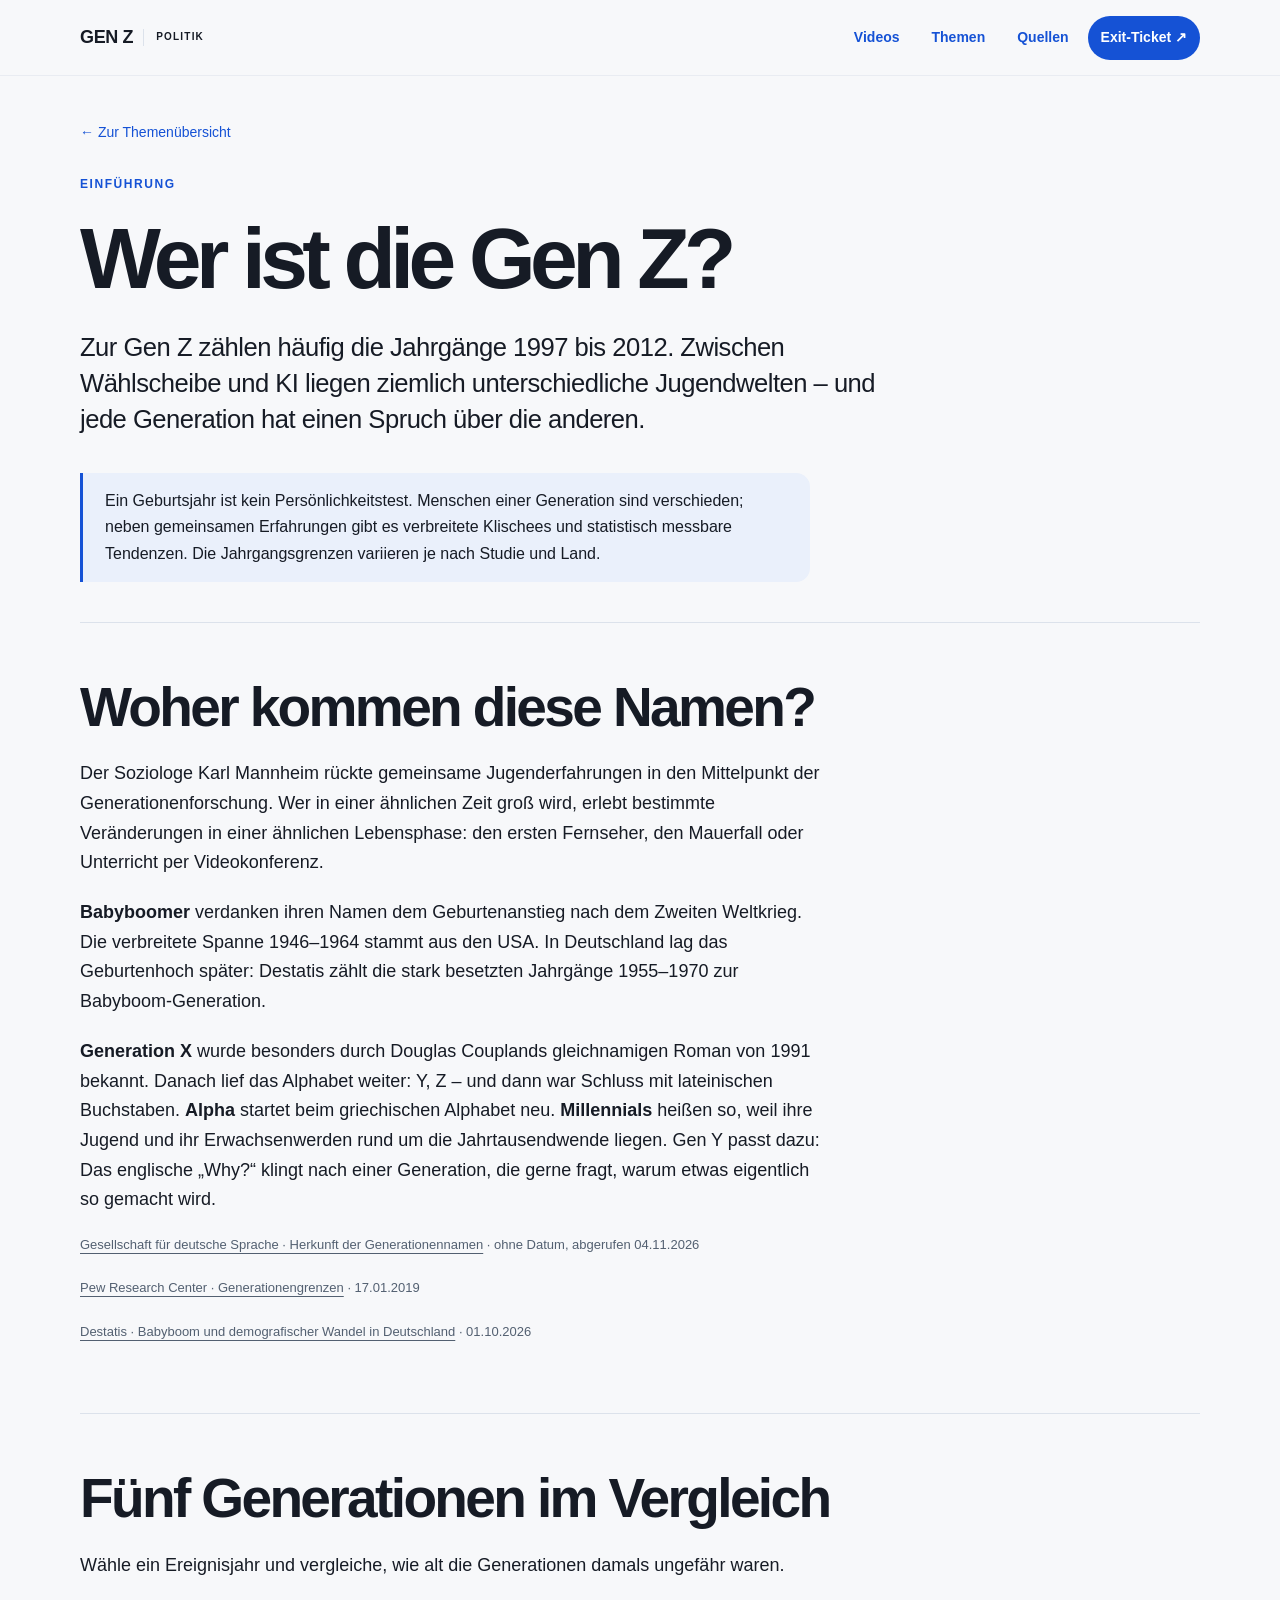
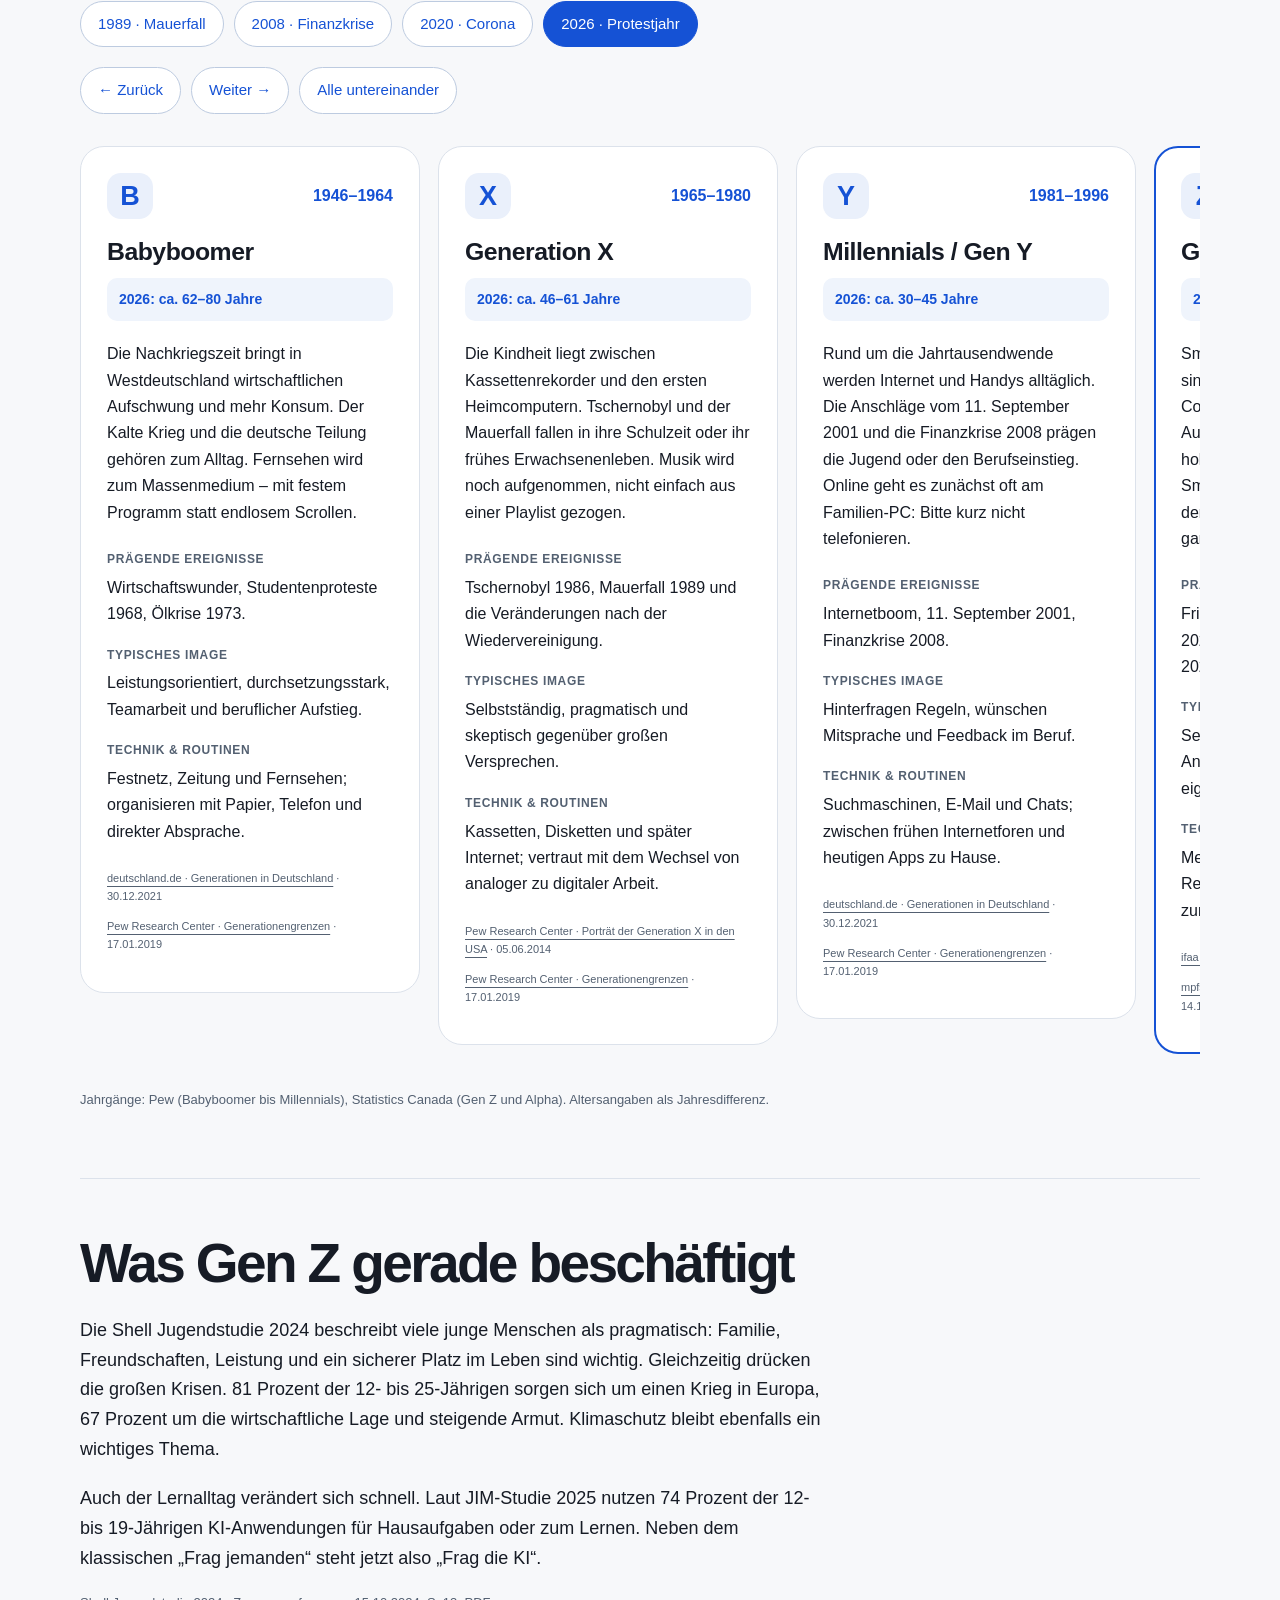
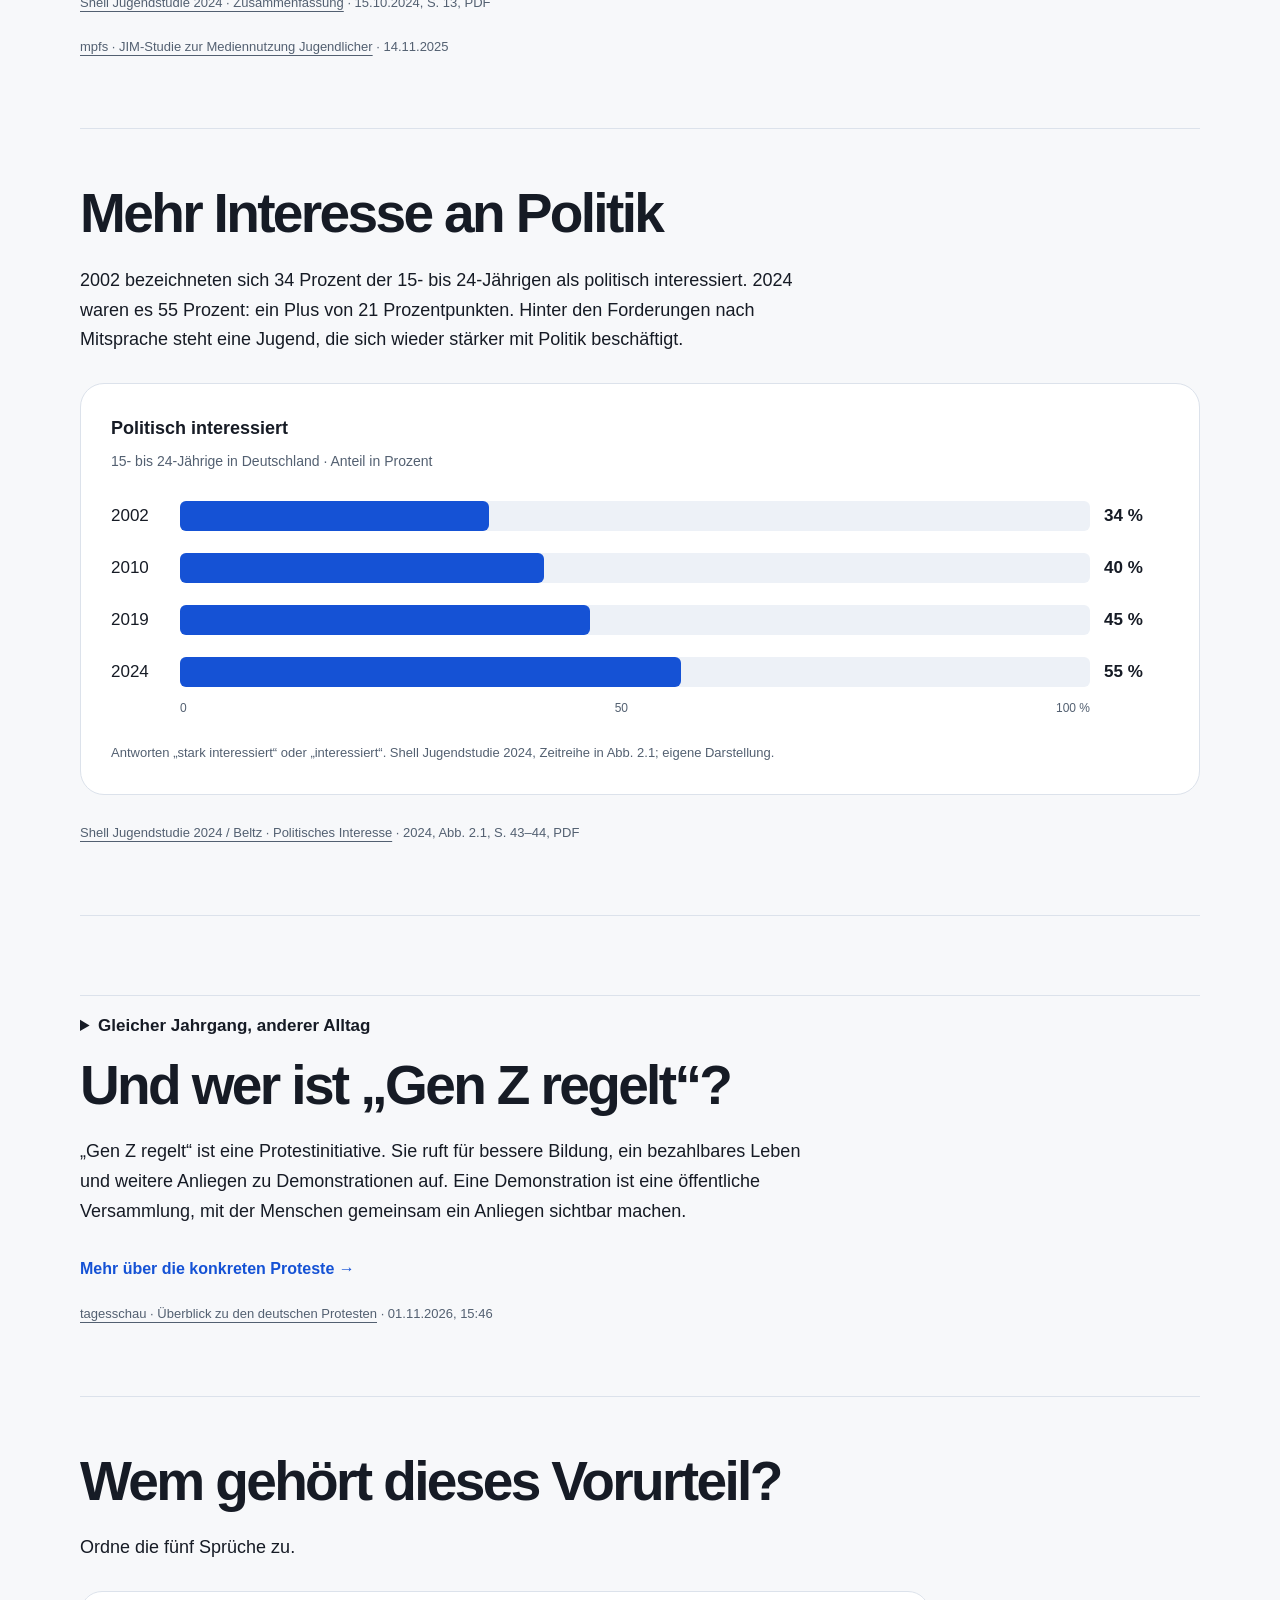
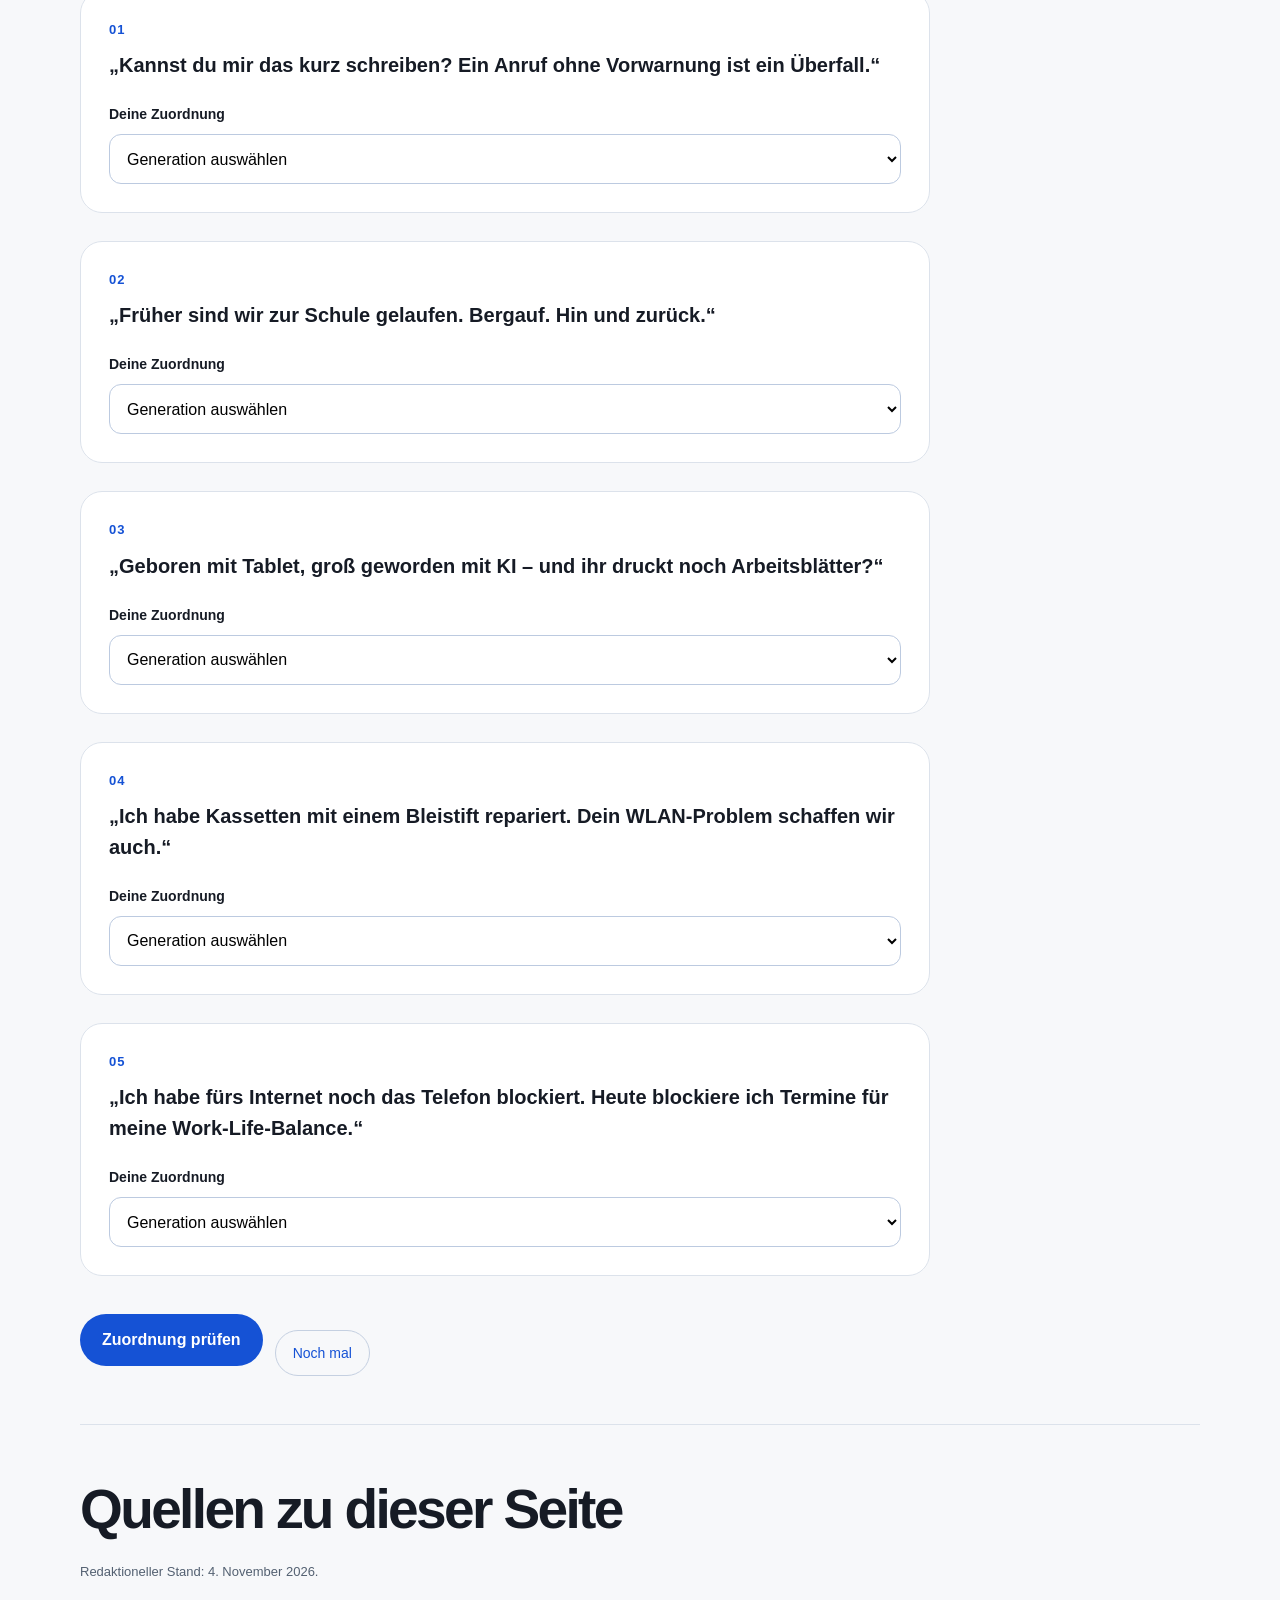
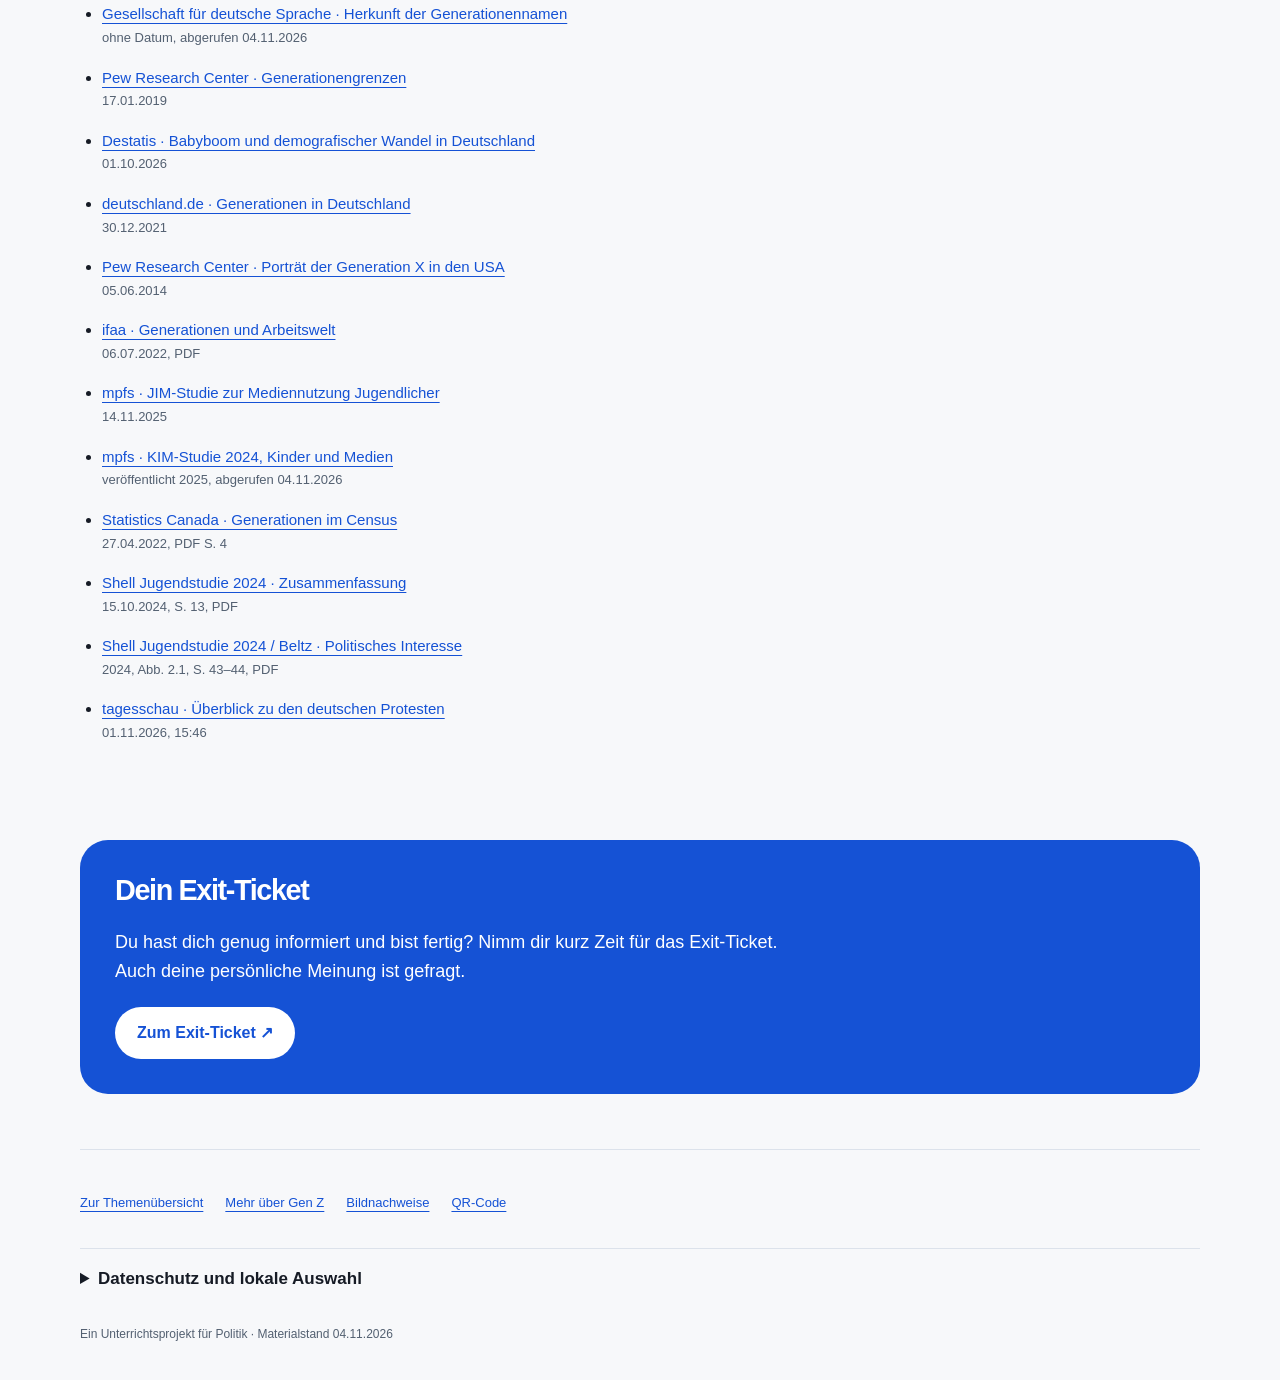
<file: gen-z.html>
<!doctype html><html lang="de"><head><meta charset="utf-8"><meta name="viewport" content="width=device-width, initial-scale=1"><meta name="description" content="Wer ist die Gen Z? – Hintergründe, Stimmen und interaktive Beispiele zu den Gen-Z-Protesten."><title>Wer ist die Gen Z? · Gen Z</title><link rel="stylesheet" href="styles.css?v=d39d3e5ef7"><script defer src="config.js"></script><script defer src="app.js?v=ad3357a1f2"></script></head><body><a class="skip" href="#inhalt">Zum Inhalt</a><div class="topbar"><a class="wordmark" href="index.html#start" aria-label="Zur Startseite">GEN Z <span>POLITIK</span></a><nav aria-label="Hauptnavigation"><a href="videos.html">Videos</a><a href="index.html#themen">Themen</a><a href="#quellen">Quellen</a><a class="exit-link" href="https://form.menti.com/s/al8bbbb5jk79" target="_blank" rel="noopener noreferrer">Exit-Ticket ↗</a></nav></div><main class="wrap" id="inhalt"><header class="page-head"><a class="crumb" href="index.html#themen">← Zur Themenübersicht</a><p class="eyebrow">Einführung</p><h1>Wer ist die Gen Z?</h1><p class="lead">Zur Gen Z zählen häufig die Jahrgänge 1997 bis 2012. Zwischen Wählscheibe und KI liegen ziemlich unterschiedliche Jugendwelten – und jede Generation hat einen Spruch über die anderen.</p></header><p class="generation-note">Ein Geburtsjahr ist kein Persönlichkeitstest. Menschen einer Generation sind verschieden; neben gemeinsamen Erfahrungen gibt es verbreitete Klischees und statistisch messbare Tendenzen. Die Jahrgangsgrenzen variieren je nach Studie und Land.</p><section class="section "><div class="reading"><h2>Woher kommen diese Namen?</h2><p>Der Soziologe Karl Mannheim rückte gemeinsame Jugenderfahrungen in den Mittelpunkt der Generationenforschung. Wer in einer ähnlichen Zeit groß wird, erlebt bestimmte Veränderungen in einer ähnlichen Lebensphase: den ersten Fernseher, den Mauerfall oder Unterricht per Videokonferenz.</p><p><strong>Babyboomer</strong> verdanken ihren Namen dem Geburtenanstieg nach dem Zweiten Weltkrieg. Die verbreitete Spanne 1946–1964 stammt aus den USA. In Deutschland lag das Geburtenhoch später: Destatis zählt die stark besetzten Jahrgänge 1955–1970 zur Babyboom-Generation.</p><p><strong>Generation X</strong> wurde besonders durch Douglas Couplands gleichnamigen Roman von 1991 bekannt. Danach lief das Alphabet weiter: Y, Z – und dann war Schluss mit lateinischen Buchstaben. <strong>Alpha</strong> startet beim griechischen Alphabet neu. <strong>Millennials</strong> heißen so, weil ihre Jugend und ihr Erwachsenwerden rund um die Jahrtausendwende liegen. Gen Y passt dazu: Das englische „Why?“ klingt nach einer Generation, die gerne fragt, warum etwas eigentlich so gemacht wird.</p></div><p class="source"><a href="https://gfds.de/generationenfrage/" target="_blank" rel="noopener noreferrer" class="">Gesellschaft für deutsche Sprache · Herkunft der Generationennamen</a> · ohne Datum, abgerufen 04.11.2026</p><p class="source"><a href="https://www.pewresearch.org/short-reads/2019/01/17/where-millennials-end-and-generation-z-begins/" target="_blank" rel="noopener noreferrer" class="">Pew Research Center · Generationengrenzen</a> · 17.01.2019</p><p class="source"><a href="https://www.destatis.de/DE/Themen/Querschnitt/Demografischer-Wandel/demografie-mitten-im-wandel.html" target="_blank" rel="noopener noreferrer" class="">Destatis · Babyboom und demografischer Wandel in Deutschland</a> · 01.10.2026</p></section><section class="section" id="generationen"><h2>Fünf Generationen im Vergleich</h2><p>Wähle ein Ereignisjahr und vergleiche, wie alt die Generationen damals ungefähr waren.</p><div class="cohort-events" role="group" aria-label="Ereignisjahr auswählen"><button type="button" data-cohort-year="1989" aria-pressed="false">1989 · Mauerfall</button><button type="button" data-cohort-year="2008" aria-pressed="false">2008 · Finanzkrise</button><button type="button" data-cohort-year="2020" aria-pressed="false">2020 · Corona</button><button type="button" data-cohort-year="2026" aria-pressed="true">2026 · Protestjahr</button></div><div class="cohort-controls"><button type="button" id="cohort-prev" aria-label="Vorherige Generation">← Zurück</button><button type="button" id="cohort-next" aria-label="Nächste Generation">Weiter →</button><button type="button" id="cohort-mode" aria-pressed="false">Alle untereinander</button></div><div id="cohort-track" class="cohort-track" tabindex="0" aria-label="Generationenprofile; mit Pfeiltasten weiterblättern"><article class="cohort-card" data-born-from="1946" data-born-to="1964" data-cohort-name="Babyboomer"><div class="cohort-top"><span class="cohort-mark" aria-hidden="true">B</span><span class="cohort-years">1946–1964</span></div><h3>Babyboomer</h3><p class="cohort-age">2026: ca. 62–80 Jahre</p><p>Die Nachkriegszeit bringt in Westdeutschland wirtschaftlichen Aufschwung und mehr Konsum. Der Kalte Krieg und die deutsche Teilung gehören zum Alltag. Fernsehen wird zum Massenmedium – mit festem Programm statt endlosem Scrollen.</p><dl><dt>Prägende Ereignisse</dt><dd>Wirtschaftswunder, Studentenproteste 1968, Ölkrise 1973.</dd><dt>Typisches Image</dt><dd>Leistungsorientiert, durchsetzungsstark, Teamarbeit und beruflicher Aufstieg.</dd><dt>Technik & Routinen</dt><dd>Festnetz, Zeitung und Fernsehen; organisieren mit Papier, Telefon und direkter Absprache.</dd></dl><p class="source"><a href="https://www.deutschland.de/de/topic/leben/generationen-in-deutschlandtypologie" target="_blank" rel="noopener noreferrer" class="">deutschland.de · Generationen in Deutschland</a> · 30.12.2021</p><p class="source"><a href="https://www.pewresearch.org/short-reads/2019/01/17/where-millennials-end-and-generation-z-begins/" target="_blank" rel="noopener noreferrer" class="">Pew Research Center · Generationengrenzen</a> · 17.01.2019</p></article><article class="cohort-card" data-born-from="1965" data-born-to="1980" data-cohort-name="Generation X"><div class="cohort-top"><span class="cohort-mark" aria-hidden="true">X</span><span class="cohort-years">1965–1980</span></div><h3>Generation X</h3><p class="cohort-age">2026: ca. 46–61 Jahre</p><p>Die Kindheit liegt zwischen Kassettenrekorder und den ersten Heimcomputern. Tschernobyl und der Mauerfall fallen in ihre Schulzeit oder ihr frühes Erwachsenenleben. Musik wird noch aufgenommen, nicht einfach aus einer Playlist gezogen.</p><dl><dt>Prägende Ereignisse</dt><dd>Tschernobyl 1986, Mauerfall 1989 und die Veränderungen nach der Wiedervereinigung.</dd><dt>Typisches Image</dt><dd>Selbstständig, pragmatisch und skeptisch gegenüber großen Versprechen.</dd><dt>Technik & Routinen</dt><dd>Kassetten, Disketten und später Internet; vertraut mit dem Wechsel von analoger zu digitaler Arbeit.</dd></dl><p class="source"><a href="https://www.pewresearch.org/short-reads/2014/06/05/generation-x-americas-neglected-middle-child/" target="_blank" rel="noopener noreferrer" class="">Pew Research Center · Porträt der Generation X in den USA</a> · 05.06.2014</p><p class="source"><a href="https://www.pewresearch.org/short-reads/2019/01/17/where-millennials-end-and-generation-z-begins/" target="_blank" rel="noopener noreferrer" class="">Pew Research Center · Generationengrenzen</a> · 17.01.2019</p></article><article class="cohort-card" data-born-from="1981" data-born-to="1996" data-cohort-name="Millennials / Gen Y"><div class="cohort-top"><span class="cohort-mark" aria-hidden="true">Y</span><span class="cohort-years">1981–1996</span></div><h3>Millennials / Gen Y</h3><p class="cohort-age">2026: ca. 30–45 Jahre</p><p>Rund um die Jahrtausendwende werden Internet und Handys alltäglich. Die Anschläge vom 11. September 2001 und die Finanzkrise 2008 prägen die Jugend oder den Berufseinstieg. Online geht es zunächst oft am Familien-PC: Bitte kurz nicht telefonieren.</p><dl><dt>Prägende Ereignisse</dt><dd>Internetboom, 11. September 2001, Finanzkrise 2008.</dd><dt>Typisches Image</dt><dd>Hinterfragen Regeln, wünschen Mitsprache und Feedback im Beruf.</dd><dt>Technik & Routinen</dt><dd>Suchmaschinen, E-Mail und Chats; zwischen frühen Internetforen und heutigen Apps zu Hause.</dd></dl><p class="source"><a href="https://www.deutschland.de/de/topic/leben/generationen-in-deutschlandtypologie" target="_blank" rel="noopener noreferrer" class="">deutschland.de · Generationen in Deutschland</a> · 30.12.2021</p><p class="source"><a href="https://www.pewresearch.org/short-reads/2019/01/17/where-millennials-end-and-generation-z-begins/" target="_blank" rel="noopener noreferrer" class="">Pew Research Center · Generationengrenzen</a> · 17.01.2019</p></article><article class="cohort-card cohort-featured" data-born-from="1997" data-born-to="2012" data-cohort-name="Generation Z"><div class="cohort-top"><span class="cohort-mark" aria-hidden="true">Z</span><span class="cohort-years">1997–2012</span></div><h3>Generation Z</h3><p class="cohort-age">2026: ca. 14–29 Jahre</p><p>Smartphones und soziale Netzwerke sind schon in der Jugend ständig dabei. Corona verändert Schule und Ausbildung; Klimawandel, Krieg und hohe Preise rücken näher. Das Smartphone ist die Fernbedienung für den Alltag – samt Nachrichten, die man gar nicht bestellt hat.</p><dl><dt>Prägende Ereignisse</dt><dd>Fridays for Future ab 2018, Corona ab 2020, russischer Angriff auf die Ukraine 2022.</dd><dt>Typisches Image</dt><dd>Selbstbestimmung, Sicherheit und Anerkennung; ein Beruf soll zum eigenen Leben passen.</dd><dt>Technik & Routinen</dt><dd>Messenger, Kurzvideos und mobile Recherche; KI-Anwendungen gehören zunehmend zum Lernen.</dd></dl><p class="source"><a href="https://www.arbeitswissenschaft.net/fileadmin/Downloads/Angebote_und_Produkte/Zahlen_Daten_Fakten/Factsheet_Generation_Z_final.pdf" target="_blank" rel="noopener noreferrer" class="">ifaa · Generationen und Arbeitswelt</a> · 06.07.2022, PDF</p><p class="source"><a href="https://mpfs.de/studie/jim-studie-2025/" target="_blank" rel="noopener noreferrer" class="">mpfs · JIM-Studie zur Mediennutzung Jugendlicher</a> · 14.11.2025</p></article><article class="cohort-card" data-born-from="2013" data-born-to="2026" data-cohort-name="Generation Alpha"><div class="cohort-top"><span class="cohort-mark" aria-hidden="true">α</span><span class="cohort-years">ab 2013</span></div><h3>Generation Alpha</h3><p class="cohort-age">2026: ca. 0–13 Jahre</p><p>Touchscreens, Streaming und Sprachassistenten sind von klein auf da. Die älteren Kinder erleben Corona in Kita oder Grundschule. KI wird schon während ihrer Schulzeit alltäglich. Ein Bildschirm, der auf Finger reagiert? Für sie einfach ein Bildschirm.</p><dl><dt>Prägende Ereignisse</dt><dd>Corona-Kindheit, Verbreitung generativer KI seit 2022.</dd><dt>Typisches Image</dt><dd>Die Tablet-Kinder: digitale Angebote gehören selbstverständlich zum Spielen und Lernen.</dd><dt>Technik & Routinen</dt><dd>Wischen, Sprachsteuerung, Lern-Apps und digitale Spiele; erste Erfahrungen mit KI.</dd></dl><p class="source"><a href="https://mpfs.de/studie/kim-studie-2024/" target="_blank" rel="noopener noreferrer" class="">mpfs · KIM-Studie 2024, Kinder und Medien</a> · veröffentlicht 2025, abgerufen 04.11.2026</p><p class="source"><a href="https://www12.statcan.gc.ca/census-recensement/2021/as-sa/98-200-x/2021003/98-200-x2021003-eng.pdf" target="_blank" rel="noopener noreferrer" class="">Statistics Canada · Generationen im Census</a> · 27.04.2022, PDF S. 4</p></article></div><p class="cohort-taxonomy small">Jahrgänge: Pew (Babyboomer bis Millennials), Statistics Canada (Gen Z und Alpha). Altersangaben als Jahresdifferenz.</p><p id="cohort-age-summary" class="sr-only" role="status"></p></section><section class="section "><div class="reading"><h2>Was Gen Z gerade beschäftigt</h2><p>Die Shell Jugendstudie 2024 beschreibt viele junge Menschen als pragmatisch: Familie, Freundschaften, Leistung und ein sicherer Platz im Leben sind wichtig. Gleichzeitig drücken die großen Krisen. 81 Prozent der 12- bis 25-Jährigen sorgen sich um einen Krieg in Europa, 67 Prozent um die wirtschaftliche Lage und steigende Armut. Klimaschutz bleibt ebenfalls ein wichtiges Thema.</p><p>Auch der Lernalltag verändert sich schnell. Laut JIM-Studie 2025 nutzen 74 Prozent der 12- bis 19-Jährigen KI-Anwendungen für Hausaufgaben oder zum Lernen. Neben dem klassischen „Frag jemanden“ steht jetzt also „Frag die KI“.</p></div><p class="source"><a href="https://www.shell.de/about-us/initiatives/shell-youth-study-2024/_jcr_content/root/main/section/simple/call_to_action/links/item0.stream/1730903501282/d8b545435fc2799eb6044e48b4a9fccc80b95b2d/ap-shell-jugendstudie-zusammenfassung-barrierefrei.pdf" target="_blank" rel="noopener noreferrer" class="">Shell Jugendstudie 2024 · Zusammenfassung</a> · 15.10.2024, S. 13, PDF</p><p class="source"><a href="https://mpfs.de/studie/jim-studie-2025/" target="_blank" rel="noopener noreferrer" class="">mpfs · JIM-Studie zur Mediennutzung Jugendlicher</a> · 14.11.2025</p></section><section class="section "><div class="reading"><h2>Mehr Interesse an Politik</h2><p>2002 bezeichneten sich 34 Prozent der 15- bis 24-Jährigen als politisch interessiert. 2024 waren es 55 Prozent: ein Plus von 21 Prozentpunkten. Hinter den Forderungen nach Mitsprache steht eine Jugend, die sich wieder stärker mit Politik beschäftigt.</p></div><figure class="interest-chart"><figcaption><strong>Politisch interessiert</strong><span>15- bis 24-Jährige in Deutschland · Anteil in Prozent</span></figcaption><div class="interest-rows"><div class="interest-row"><span>2002</span><div class="interest-track"><i style="--interest:34%"></i></div><strong>34 %</strong></div><div class="interest-row"><span>2010</span><div class="interest-track"><i style="--interest:40%"></i></div><strong>40 %</strong></div><div class="interest-row"><span>2019</span><div class="interest-track"><i style="--interest:45%"></i></div><strong>45 %</strong></div><div class="interest-row"><span>2024</span><div class="interest-track"><i style="--interest:55%"></i></div><strong>55 %</strong></div></div><div class="interest-scale" aria-hidden="true"><span>0</span><span>50</span><span>100 %</span></div><p class="small">Antworten „stark interessiert“ oder „interessiert“. Shell Jugendstudie 2024, Zeitreihe in Abb. 2.1; eigene Darstellung.</p></figure><p class="source"><a href="https://www.beltz.de/fileadmin/beltz/leseproben/9783407832344_shortened.pdf" target="_blank" rel="noopener noreferrer" class="">Shell Jugendstudie 2024 / Beltz · Politisches Interesse</a> · 2024, Abb. 2.1, S. 43–44, PDF</p></section><section class="section "><details><summary>Gleicher Jahrgang, anderer Alltag</summary><div><p>Fiktive Beispiele</p><div class="two"><article class="panel fiction"><h3>Lea, 19</h3><p>Lea lebt auf dem Land bei ihren Eltern und macht eine Ausbildung im Gesundheitsbereich. Ohne Auto oder passenden Bus kommt sie schlecht zum Einsatzort. Eine zusätzliche Abgabe auf Kraftstoff würde sie direkt treffen. Sie findet Klimaschutz trotzdem wichtig und wünscht sich eine verlässliche Verbindung.</p></article><article class="panel fiction"><h3>Samir, 19</h3><p>Samir besucht eine Fachoberschule in der Stadt. Er wohnt in einer WG und fährt mit der Straßenbahn. Für ihn steht eine bezahlbare Miete im Vordergrund. Die Fahrtkosten belasten ihn weniger als Lea; dafür muss er jeden Monat seinen Anteil an Miete und Nebenkosten aufbringen.</p></article></div></div></details><div class="reading"><h2>Und wer ist „Gen Z regelt“?</h2><p>„Gen Z regelt“ ist eine Protestinitiative. Sie ruft für bessere Bildung, ein bezahlbares Leben und weitere Anliegen zu Demonstrationen auf. Eine Demonstration ist eine öffentliche Versammlung, mit der Menschen gemeinsam ein Anliegen sichtbar machen.</p><a class="media-link" href="was-ist-passiert.html">Mehr über die konkreten Proteste →</a></div><p class="source"><a href="https://www.tagesschau.de/inland/gesellschaft/demonstration-protest-genz-100.html" target="_blank" rel="noopener noreferrer" class="">tagesschau · Überblick zu den deutschen Protesten</a> · 01.11.2026, 15:46</p></section><section class="section" id="vorurteile"><h2>Wem gehört dieses Vorurteil?</h2><p>Ordne die fünf Sprüche zu.</p><form id="stereotype-quiz" class="stereotype-quiz"><fieldset data-answer="z" data-explanation="Generation Z. Erst die Nachricht, dann vielleicht der Anruf."><legend><span class="quote-number">01</span>„Kannst du mir das kurz schreiben? Ein Anruf ohne Vorwarnung ist ein Überfall.“</legend><label for="stereotype-0">Deine Zuordnung</label><select id="stereotype-0" name="stereotype-0"><option value="">Generation auswählen</option><option value="boomer">Babyboomer</option><option value="x">Generation X</option><option value="y">Millennials / Gen Y</option><option value="z">Generation Z</option><option value="alpha">Generation Alpha</option></select><p class="feedback" hidden></p></fieldset><fieldset data-answer="boomer" data-explanation="Babyboomer. Die Strecke wird beim Erzählen jedes Jahr ein bisschen länger."><legend><span class="quote-number">02</span>„Früher sind wir zur Schule gelaufen. Bergauf. Hin und zurück.“</legend><label for="stereotype-1">Deine Zuordnung</label><select id="stereotype-1" name="stereotype-1"><option value="">Generation auswählen</option><option value="boomer">Babyboomer</option><option value="x">Generation X</option><option value="y">Millennials / Gen Y</option><option value="z">Generation Z</option><option value="alpha">Generation Alpha</option></select><p class="feedback" hidden></p></fieldset><fieldset data-answer="alpha" data-explanation="Generation Alpha. Touchscreen und Sprachassistent waren schon da, als das erste Schulheft kam."><legend><span class="quote-number">03</span>„Geboren mit Tablet, groß geworden mit KI – und ihr druckt noch Arbeitsblätter?“</legend><label for="stereotype-2">Deine Zuordnung</label><select id="stereotype-2" name="stereotype-2"><option value="">Generation auswählen</option><option value="boomer">Babyboomer</option><option value="x">Generation X</option><option value="y">Millennials / Gen Y</option><option value="z">Generation Z</option><option value="alpha">Generation Alpha</option></select><p class="feedback" hidden></p></fieldset><fieldset data-answer="x" data-explanation="Generation X. Wer Bandsalat entwirrt hat, lässt sich von einem Ladebalken nicht einschüchtern."><legend><span class="quote-number">04</span>„Ich habe Kassetten mit einem Bleistift repariert. Dein WLAN-Problem schaffen wir auch.“</legend><label for="stereotype-3">Deine Zuordnung</label><select id="stereotype-3" name="stereotype-3"><option value="">Generation auswählen</option><option value="boomer">Babyboomer</option><option value="x">Generation X</option><option value="y">Millennials / Gen Y</option><option value="z">Generation Z</option><option value="alpha">Generation Alpha</option></select><p class="feedback" hidden></p></fieldset><fieldset data-answer="y" data-explanation="Millennials / Gen Y. Das Modem piepte, die Familie wollte telefonieren: frühes Konfliktmanagement."><legend><span class="quote-number">05</span>„Ich habe fürs Internet noch das Telefon blockiert. Heute blockiere ich Termine für meine Work-Life-Balance.“</legend><label for="stereotype-4">Deine Zuordnung</label><select id="stereotype-4" name="stereotype-4"><option value="">Generation auswählen</option><option value="boomer">Babyboomer</option><option value="x">Generation X</option><option value="y">Millennials / Gen Y</option><option value="z">Generation Z</option><option value="alpha">Generation Alpha</option></select><p class="feedback" hidden></p></fieldset><div class="quiz-actions"><button type="submit" class="primary">Zuordnung prüfen</button><button type="button" class="quiet" id="stereotype-reset">Noch mal</button></div><p id="stereotype-score" class="score" role="status" tabindex="-1" hidden></p></form></section><section class="section " id=quellen><h2>Quellen zu dieser Seite</h2><p class="small">Redaktioneller Stand: 4. November 2026.</p><ul class="source-list"><li><a href="https://gfds.de/generationenfrage/" target="_blank" rel="noopener noreferrer" class="">Gesellschaft für deutsche Sprache · Herkunft der Generationennamen</a><span>ohne Datum, abgerufen 04.11.2026</span></li><li><a href="https://www.pewresearch.org/short-reads/2019/01/17/where-millennials-end-and-generation-z-begins/" target="_blank" rel="noopener noreferrer" class="">Pew Research Center · Generationengrenzen</a><span>17.01.2019</span></li><li><a href="https://www.destatis.de/DE/Themen/Querschnitt/Demografischer-Wandel/demografie-mitten-im-wandel.html" target="_blank" rel="noopener noreferrer" class="">Destatis · Babyboom und demografischer Wandel in Deutschland</a><span>01.10.2026</span></li><li><a href="https://www.deutschland.de/de/topic/leben/generationen-in-deutschlandtypologie" target="_blank" rel="noopener noreferrer" class="">deutschland.de · Generationen in Deutschland</a><span>30.12.2021</span></li><li><a href="https://www.pewresearch.org/short-reads/2014/06/05/generation-x-americas-neglected-middle-child/" target="_blank" rel="noopener noreferrer" class="">Pew Research Center · Porträt der Generation X in den USA</a><span>05.06.2014</span></li><li><a href="https://www.arbeitswissenschaft.net/fileadmin/Downloads/Angebote_und_Produkte/Zahlen_Daten_Fakten/Factsheet_Generation_Z_final.pdf" target="_blank" rel="noopener noreferrer" class="">ifaa · Generationen und Arbeitswelt</a><span>06.07.2022, PDF</span></li><li><a href="https://mpfs.de/studie/jim-studie-2025/" target="_blank" rel="noopener noreferrer" class="">mpfs · JIM-Studie zur Mediennutzung Jugendlicher</a><span>14.11.2025</span></li><li><a href="https://mpfs.de/studie/kim-studie-2024/" target="_blank" rel="noopener noreferrer" class="">mpfs · KIM-Studie 2024, Kinder und Medien</a><span>veröffentlicht 2025, abgerufen 04.11.2026</span></li><li><a href="https://www12.statcan.gc.ca/census-recensement/2021/as-sa/98-200-x/2021003/98-200-x2021003-eng.pdf" target="_blank" rel="noopener noreferrer" class="">Statistics Canada · Generationen im Census</a><span>27.04.2022, PDF S. 4</span></li><li><a href="https://www.shell.de/about-us/initiatives/shell-youth-study-2024/_jcr_content/root/main/section/simple/call_to_action/links/item0.stream/1730903501282/d8b545435fc2799eb6044e48b4a9fccc80b95b2d/ap-shell-jugendstudie-zusammenfassung-barrierefrei.pdf" target="_blank" rel="noopener noreferrer" class="">Shell Jugendstudie 2024 · Zusammenfassung</a><span>15.10.2024, S. 13, PDF</span></li><li><a href="https://www.beltz.de/fileadmin/beltz/leseproben/9783407832344_shortened.pdf" target="_blank" rel="noopener noreferrer" class="">Shell Jugendstudie 2024 / Beltz · Politisches Interesse</a><span>2024, Abb. 2.1, S. 43–44, PDF</span></li><li><a href="https://www.tagesschau.de/inland/gesellschaft/demonstration-protest-genz-100.html" target="_blank" rel="noopener noreferrer" class="">tagesschau · Überblick zu den deutschen Protesten</a><span>01.11.2026, 15:46</span></li></ul></section><section class="exit-band"><h2>Dein Exit-Ticket</h2><p>Du hast dich genug informiert und bist fertig? Nimm dir kurz Zeit für das Exit-Ticket. Auch deine persönliche Meinung ist gefragt.</p><a class="primary menti-link" href="https://form.menti.com/s/al8bbbb5jk79" target="_blank" rel="noopener noreferrer">Zum Exit-Ticket ↗</a></section><footer class="page-footer"><nav aria-label="Weitere Links"><a href="index.html#themen">Zur Themenübersicht</a><a href="gen-z.html">Mehr über Gen Z</a><a href="BILDNACHWEISE.md">Bildnachweise</a><a href="qr-website.svg">QR-Code</a></nav><details><summary>Datenschutz und lokale Auswahl</summary><div><p>Merkliste und Einschätzung werden im Browser dieses Geräts gespeichert. Es gibt keine Analyse- oder Werbeskripte. GitHub verarbeitet beim Seitenaufruf technisch erforderliche Verbindungsdaten.</p><button type="button" class="quiet" data-clear-local>Lokale Auswahl löschen</button><p id="local-status" role="status"></p></div></details><p>Ein Unterrichtsprojekt für Politik · Materialstand 04.11.2026</p></footer></main><noscript><p class="wrap">Für die Interaktionen wird JavaScript benötigt.</p></noscript></body></html>
</file>
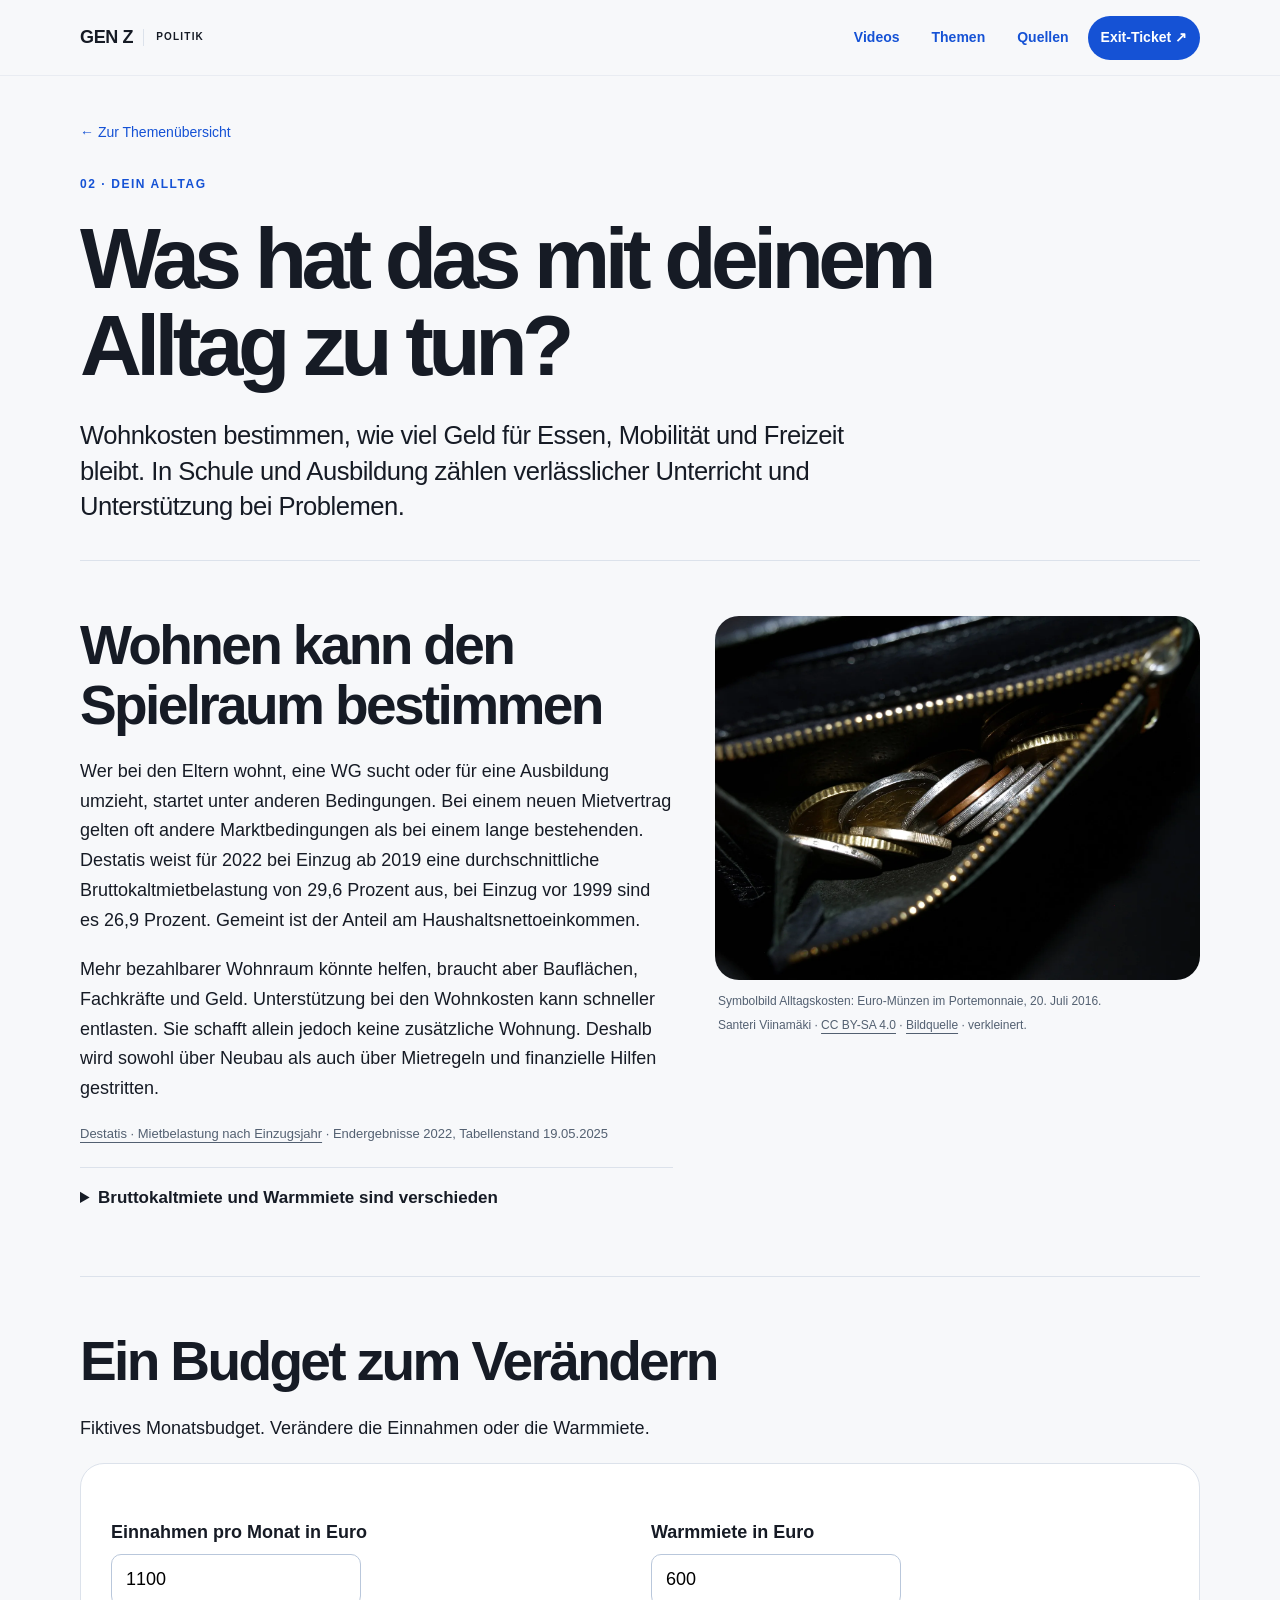
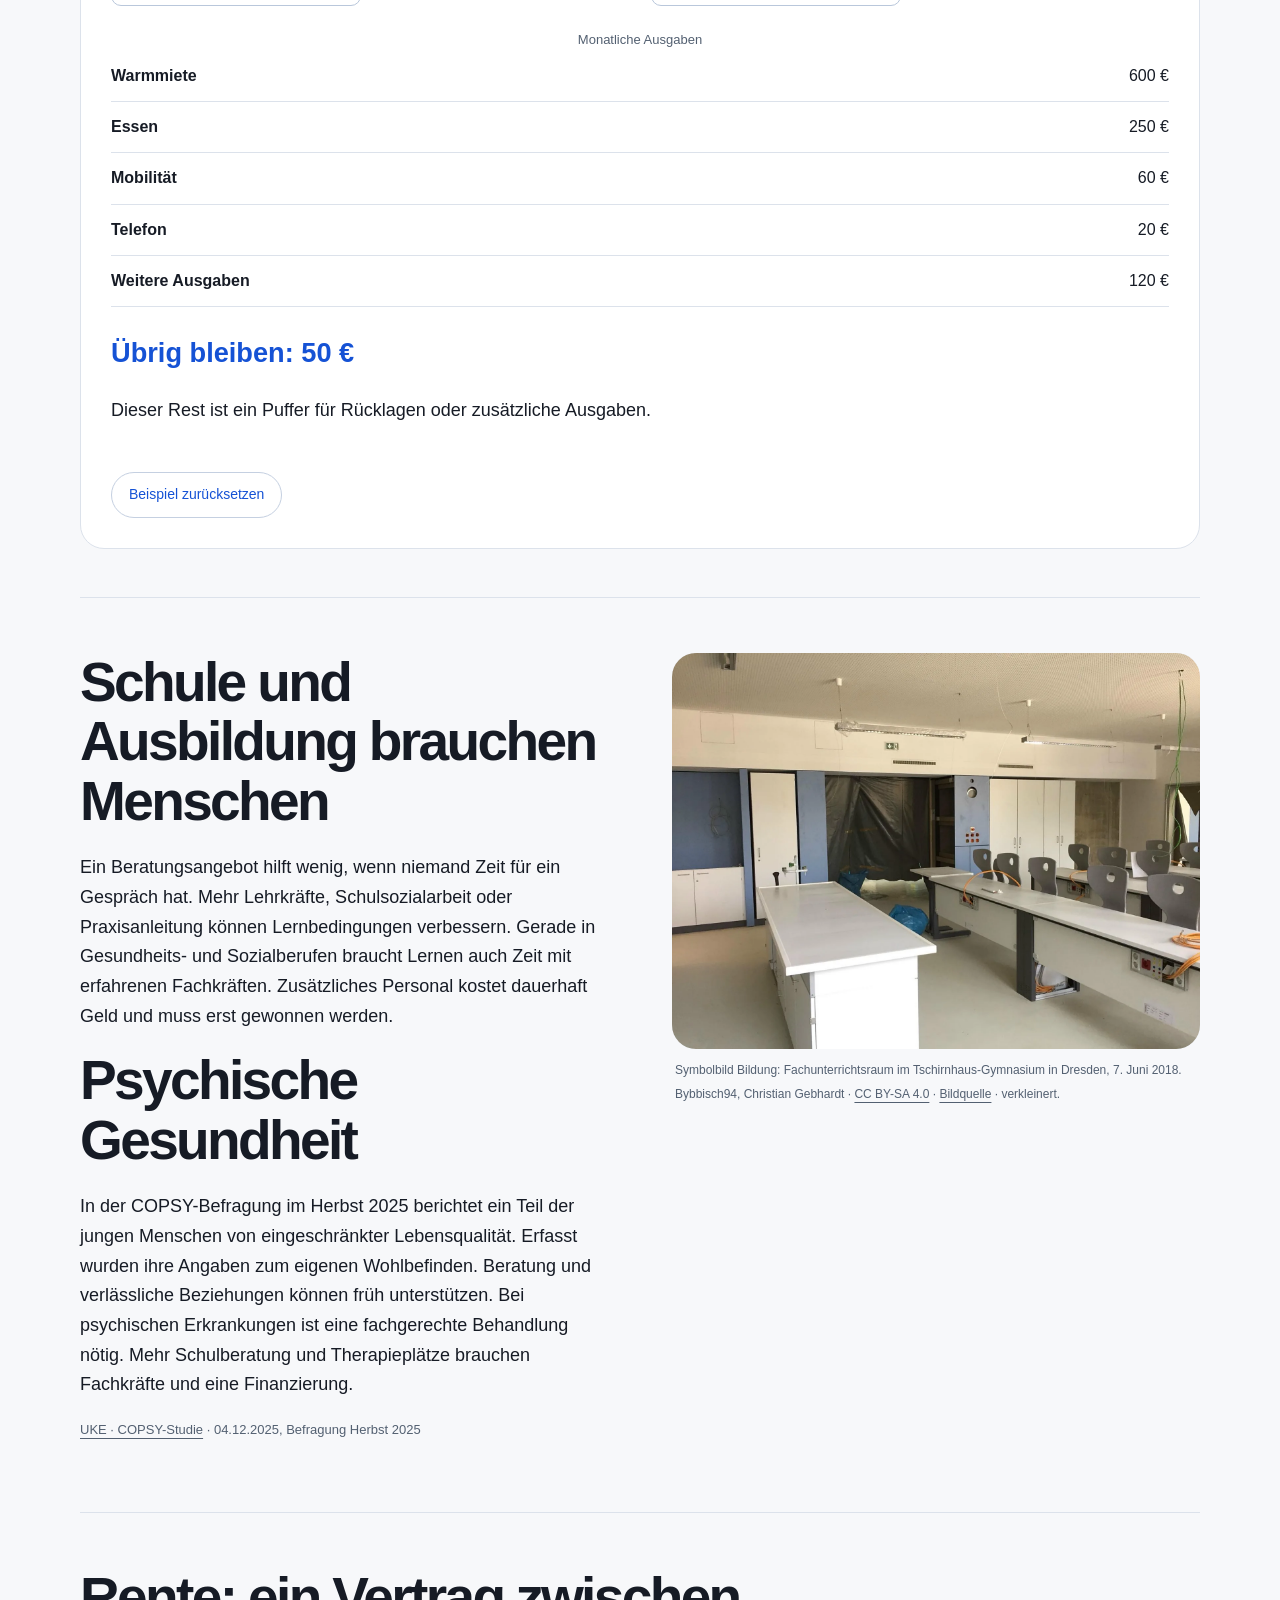
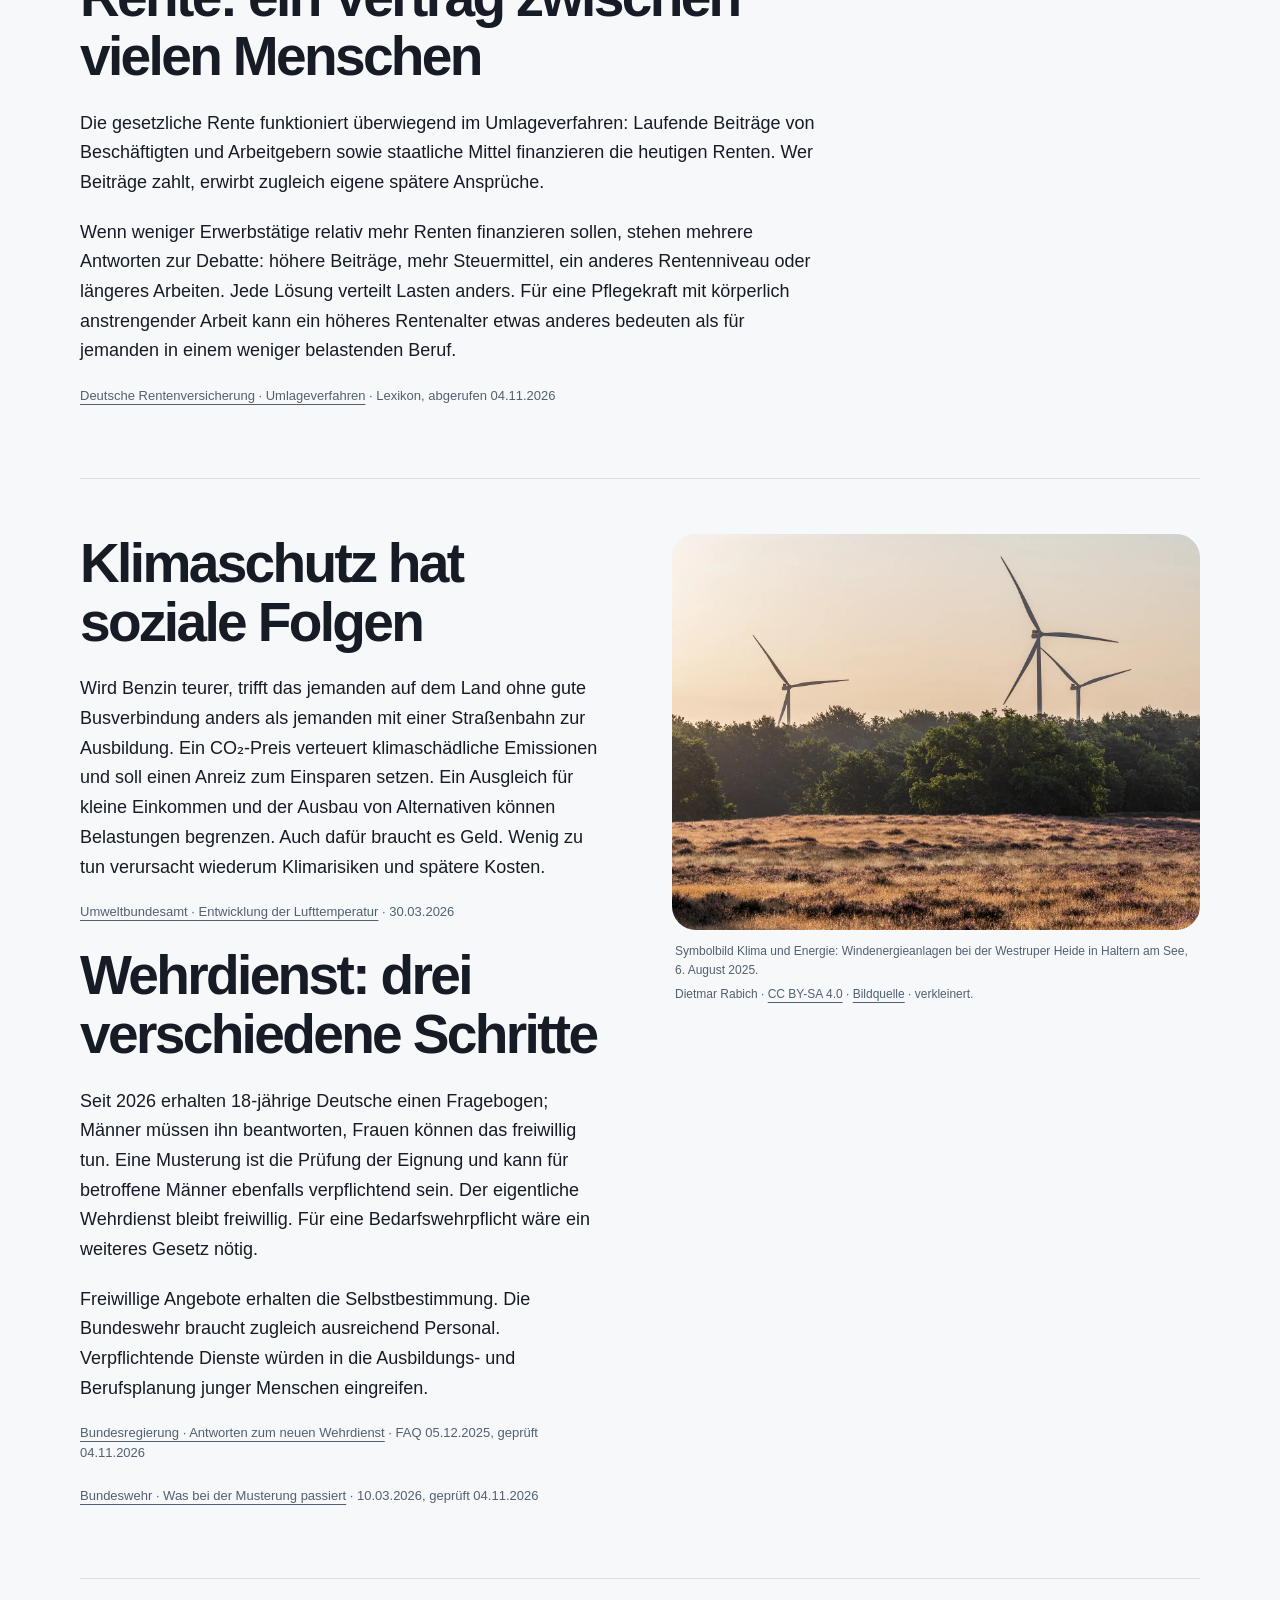
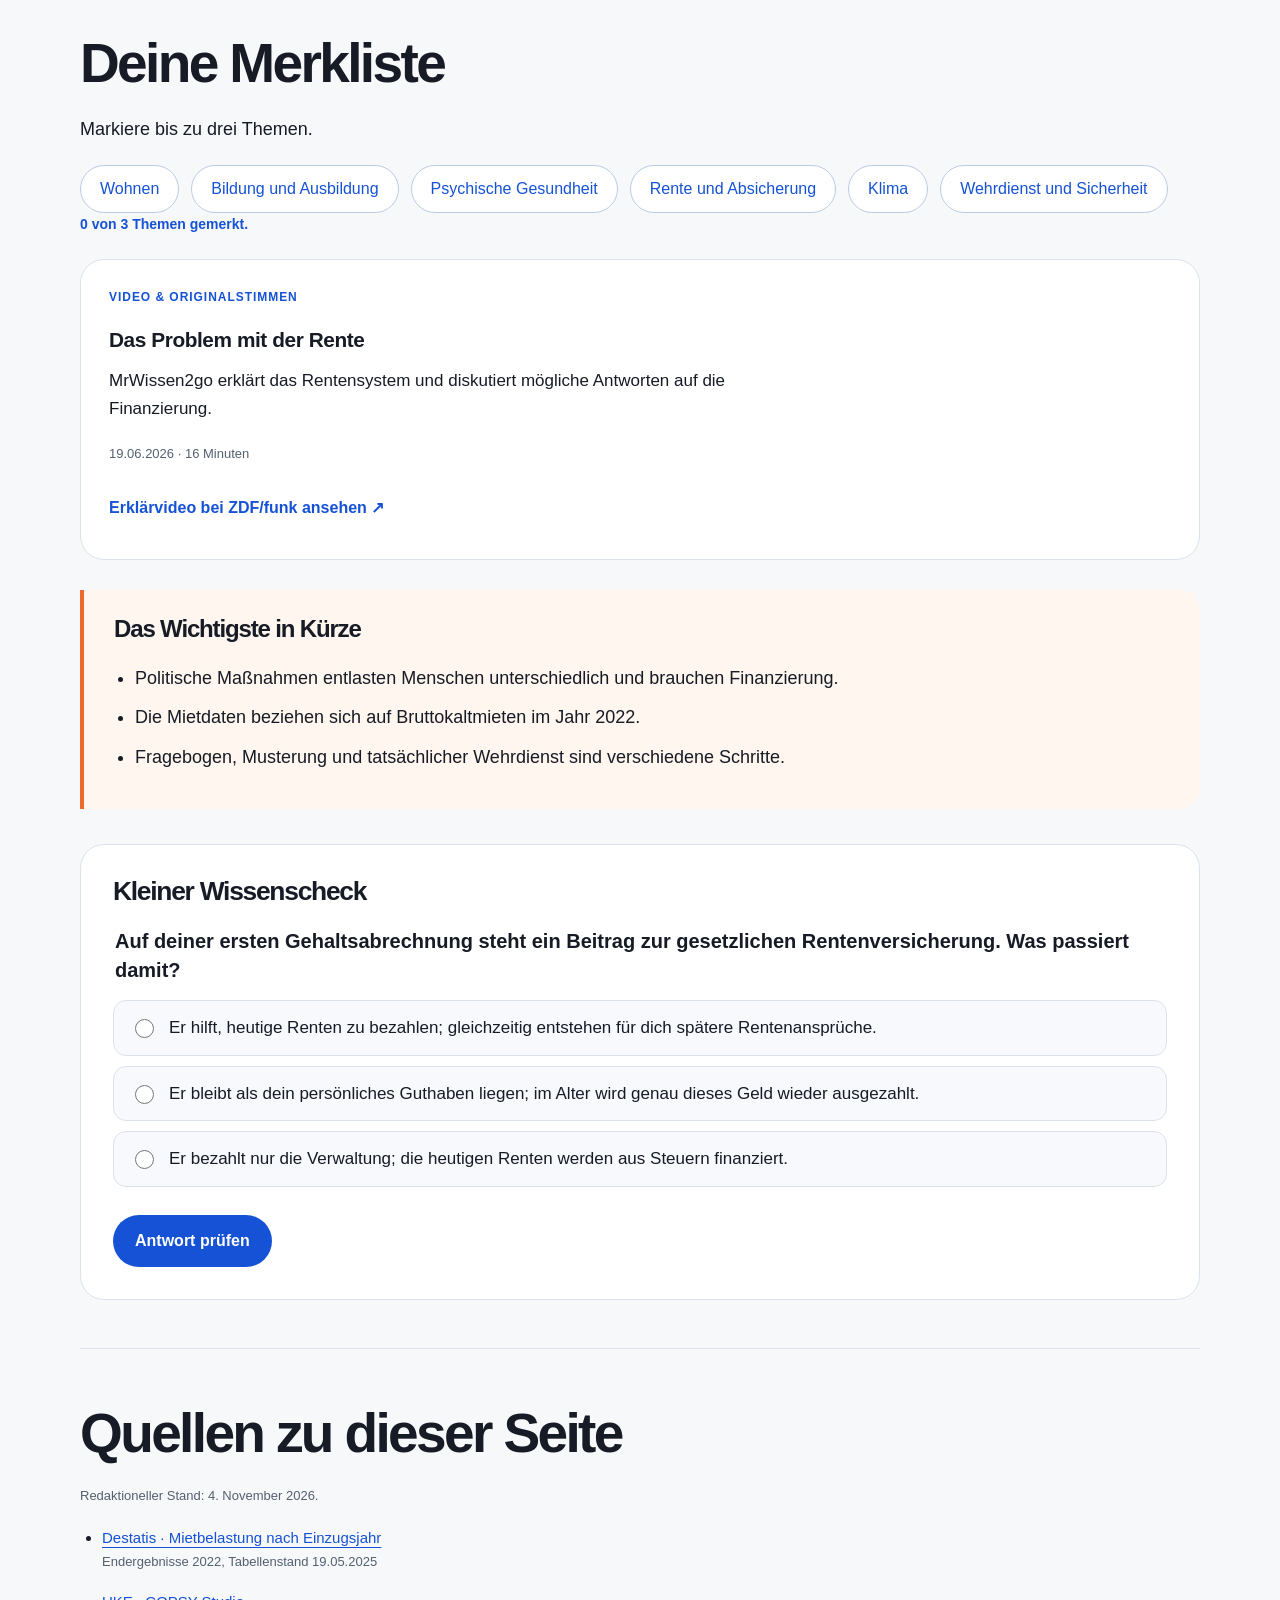
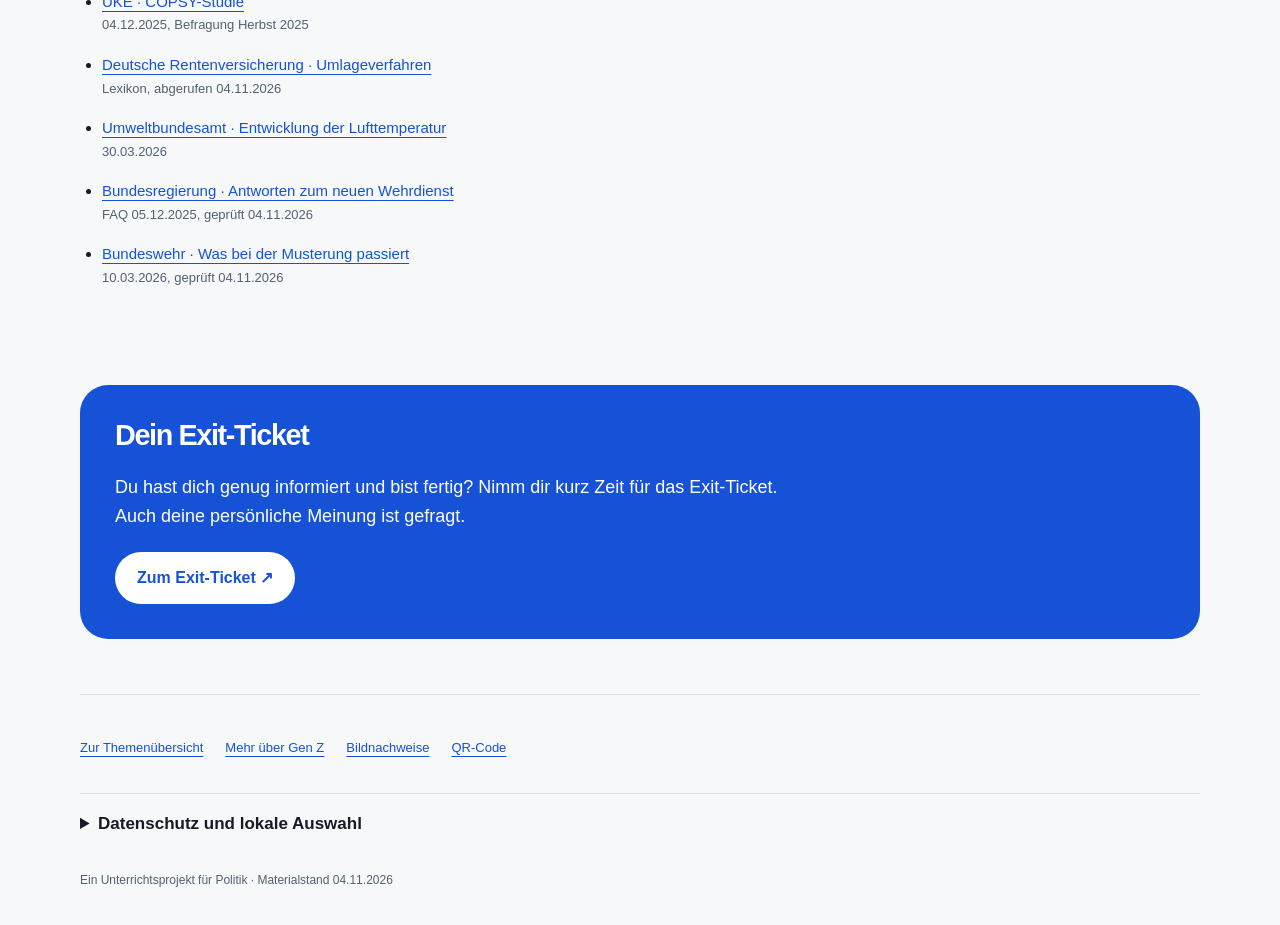
<file: lebensrealitaeten.html>
<!doctype html><html lang="de"><head><meta charset="utf-8"><meta name="viewport" content="width=device-width, initial-scale=1"><meta name="description" content="Was hat das mit deinem Alltag zu tun? – Hintergründe, Stimmen und interaktive Beispiele zu den Gen-Z-Protesten."><title>Was hat das mit deinem Alltag zu tun? · Gen Z</title><link rel="stylesheet" href="styles.css?v=d39d3e5ef7"><script defer src="config.js"></script><script defer src="app.js?v=0701893d34"></script></head><body><a class="skip" href="#inhalt">Zum Inhalt</a><div class="topbar"><a class="wordmark" href="index.html#start" aria-label="Zur Startseite">GEN Z <span>POLITIK</span></a><nav aria-label="Hauptnavigation"><a href="videos.html">Videos</a><a href="index.html#themen">Themen</a><a href="#quellen">Quellen</a><a class="exit-link" href="https://form.menti.com/s/al8bbbb5jk79" target="_blank" rel="noopener noreferrer">Exit-Ticket ↗</a></nav></div><main class="wrap" id="inhalt"><header class="page-head"><a class="crumb" href="index.html#themen">← Zur Themenübersicht</a><p class="eyebrow">02 · Dein Alltag</p><h1>Was hat das mit deinem Alltag zu tun?</h1><p class="lead">Wohnkosten bestimmen, wie viel Geld für Essen, Mobilität und Freizeit bleibt. In Schule und Ausbildung zählen verlässlicher Unterricht und Unterstützung bei Problemen.</p></header><section class="section "><div class="story-grid"><div><h2>Wohnen kann den Spielraum bestimmen</h2><p>Wer bei den Eltern wohnt, eine WG sucht oder für eine Ausbildung umzieht, startet unter anderen Bedingungen. Bei einem neuen Mietvertrag gelten oft andere Marktbedingungen als bei einem lange bestehenden. Destatis weist für 2022 bei Einzug ab 2019 eine durchschnittliche Bruttokaltmietbelastung von 29,6 Prozent aus, bei Einzug vor 1999 sind es 26,9 Prozent. Gemeint ist der Anteil am Haushaltsnettoeinkommen.</p><p>Mehr bezahlbarer Wohnraum könnte helfen, braucht aber Bauflächen, Fachkräfte und Geld. Unterstützung bei den Wohnkosten kann schneller entlasten. Sie schafft allein jedoch keine zusätzliche Wohnung. Deshalb wird sowohl über Neubau als auch über Mietregeln und finanzielle Hilfen gestritten.</p><p class="source"><a href="https://www.destatis.de/DE/Themen/Gesellschaft-Umwelt/Wohnen/Tabellen/tabelle-wo7-mieten-einzugsjahr.html" target="_blank" rel="noopener noreferrer" class="">Destatis · Mietbelastung nach Einzugsjahr</a> · Endergebnisse 2022, Tabellenstand 19.05.2025</p><details><summary>Bruttokaltmiete und Warmmiete sind verschieden</summary><div><p>Bruttokaltmiete umfasst die Grundmiete und verbrauchsunabhängige Betriebskosten. Heizkosten sind darin nicht enthalten. Die Werte beziehen sich auf Haushalte im Jahr 2022.</p></div></details></div><figure class="photo"><img src="alltagskosten-portemonnaie.webp" width="1600" height="1200" alt="Ein geöffnetes schwarzes Portemonnaie enthält einige Euro-Münzen." loading="lazy" decoding="async"><figcaption>Symbolbild Alltagskosten: Euro-Münzen im Portemonnaie, 20. Juli 2016.<span class="credit">Santeri Viinamäki · <a href="https://creativecommons.org/licenses/by-sa/4.0" target="_blank" rel="noopener noreferrer" class="">CC BY-SA 4.0</a> · <a href="https://commons.wikimedia.org/wiki/File:Euro_coins_in_wallet.jpg" target="_blank" rel="noopener noreferrer" class="">Bildquelle</a> · verkleinert.</span></figcaption></figure></div></section><section class="section "><h2>Ein Budget zum Verändern</h2><p>Fiktives Monatsbudget. Verändere die Einnahmen oder die Warmmiete.</p><div class="budget"><div class="input-pair"><div><label for="budget-income">Einnahmen pro Monat in Euro</label><input id="budget-income" type="number" inputmode="numeric" min="0" max="10000" step="10" value="1100"></div><div><label for="budget-rent">Warmmiete in Euro</label><input id="budget-rent" type="number" inputmode="numeric" min="0" max="10000" step="10" value="600"></div></div><table><caption class="small">Monatliche Ausgaben</caption><tbody><tr><th scope="row">Warmmiete</th><td id="budget-rent-row">600 €</td></tr><tr><th scope="row">Essen</th><td>250 €</td></tr><tr><th scope="row">Mobilität</th><td>60 €</td></tr><tr><th scope="row">Telefon</th><td>20 €</td></tr><tr><th scope="row">Weitere Ausgaben</th><td>120 €</td></tr></tbody></table><p id="budget-rest" class="remainder" role="status">Übrig bleiben: 50 €</p><p id="budget-explanation">Der Rest ist ein kleiner Puffer für zusätzliche Ausgaben.</p><button type="button" class="quiet" id="budget-reset">Beispiel zurücksetzen</button></div></section><section class="section "><div class="two"><div><h2>Schule und Ausbildung brauchen Menschen</h2><p>Ein Beratungsangebot hilft wenig, wenn niemand Zeit für ein Gespräch hat. Mehr Lehrkräfte, Schulsozialarbeit oder Praxisanleitung können Lernbedingungen verbessern. Gerade in Gesundheits- und Sozialberufen braucht Lernen auch Zeit mit erfahrenen Fachkräften. Zusätzliches Personal kostet dauerhaft Geld und muss erst gewonnen werden.</p><h2>Psychische Gesundheit</h2><p>In der COPSY-Befragung im Herbst 2025 berichtet ein Teil der jungen Menschen von eingeschränkter Lebensqualität. Erfasst wurden ihre Angaben zum eigenen Wohlbefinden. Beratung und verlässliche Beziehungen können früh unterstützen. Bei psychischen Erkrankungen ist eine fachgerechte Behandlung nötig. Mehr Schulberatung und Therapieplätze brauchen Fachkräfte und eine Finanzierung.</p><p class="source"><a href="https://www.uke.de/allgemein/presse/pressemitteilungen/detailseite_174656.html" target="_blank" rel="noopener noreferrer" class="">UKE · COPSY-Studie</a> · 04.12.2025, Befragung Herbst 2025</p></div><figure class="photo"><img src="bildung-fachraum.webp" width="1600" height="1200" alt="Heller Fachunterrichtsraum mit Arbeitsflächen, Waschbecken und Stühlen." loading="lazy" decoding="async"><figcaption>Symbolbild Bildung: Fachunterrichtsraum im Tschirnhaus-Gymnasium in Dresden, 7. Juni 2018.<span class="credit">Bybbisch94, Christian Gebhardt · <a href="https://creativecommons.org/licenses/by-sa/4.0" target="_blank" rel="noopener noreferrer" class="">CC BY-SA 4.0</a> · <a href="https://commons.wikimedia.org/wiki/File:Dresden,_Tschirnhaus-Gymnasium_.Juni.2018.-001.2.jpg" target="_blank" rel="noopener noreferrer" class="">Bildquelle</a> · verkleinert.</span></figcaption></figure></div></section><section class="section "><div class="reading"><h2>Rente: ein Vertrag zwischen vielen Menschen</h2><p>Die gesetzliche Rente funktioniert überwiegend im Umlageverfahren: Laufende Beiträge von Beschäftigten und Arbeitgebern sowie staatliche Mittel finanzieren die heutigen Renten. Wer Beiträge zahlt, erwirbt zugleich eigene spätere Ansprüche.</p><p>Wenn weniger Erwerbstätige relativ mehr Renten finanzieren sollen, stehen mehrere Antworten zur Debatte: höhere Beiträge, mehr Steuermittel, ein anderes Rentenniveau oder längeres Arbeiten. Jede Lösung verteilt Lasten anders. Für eine Pflegekraft mit körperlich anstrengender Arbeit kann ein höheres Rentenalter etwas anderes bedeuten als für jemanden in einem weniger belastenden Beruf.</p><p class="source"><a href="https://www.deutsche-rentenversicherung.de/SharedDocs/Glossareintraege/DE/U/umlageverfahren.html" target="_blank" rel="noopener noreferrer" class="">Deutsche Rentenversicherung · Umlageverfahren</a> · Lexikon, abgerufen 04.11.2026</p></div></section><section class="section "><div class="two"><div><h2>Klimaschutz hat soziale Folgen</h2><p>Wird Benzin teurer, trifft das jemanden auf dem Land ohne gute Busverbindung anders als jemanden mit einer Straßenbahn zur Ausbildung. Ein CO₂-Preis verteuert klimaschädliche Emissionen und soll einen Anreiz zum Einsparen setzen. Ein Ausgleich für kleine Einkommen und der Ausbau von Alternativen können Belastungen begrenzen. Auch dafür braucht es Geld. Wenig zu tun verursacht wiederum Klimarisiken und spätere Kosten.</p><p class="source"><a href="https://www.umweltbundesamt.de/daten/umweltzustand-trends/klima/trends-der-lufttemperatur" target="_blank" rel="noopener noreferrer" class="">Umweltbundesamt · Entwicklung der Lufttemperatur</a> · 30.03.2026</p><h2>Wehrdienst: drei verschiedene Schritte</h2><p>Seit 2026 erhalten 18-jährige Deutsche einen Fragebogen; Männer müssen ihn beantworten, Frauen können das freiwillig tun. Eine Musterung ist die Prüfung der Eignung und kann für betroffene Männer ebenfalls verpflichtend sein. Der eigentliche Wehrdienst bleibt freiwillig. Für eine Bedarfswehrpflicht wäre ein weiteres Gesetz nötig.</p><p>Freiwillige Angebote erhalten die Selbstbestimmung. Die Bundeswehr braucht zugleich ausreichend Personal. Verpflichtende Dienste würden in die Ausbildungs- und Berufsplanung junger Menschen eingreifen.</p><p class="source"><a href="https://www.bundesregierung.de/breg-de/aktuelles/antworten-zum-neuen-wehrdienst-2397476" target="_blank" rel="noopener noreferrer" class="">Bundesregierung · Antworten zum neuen Wehrdienst</a> · FAQ 05.12.2025, geprüft 04.11.2026</p><p class="source"><a href="https://www.bundeswehr.de/de/menschen-karrieren/neuer-wehrdienst/musterung" target="_blank" rel="noopener noreferrer" class="">Bundeswehr · Was bei der Musterung passiert</a> · 10.03.2026, geprüft 04.11.2026</p></div><figure class="photo"><img src="klima-windenergie.webp" width="1600" height="1200" alt="Windräder hinter einer Heidefläche im warmen Morgenlicht." loading="lazy" decoding="async"><figcaption>Symbolbild Klima und Energie: Windenergieanlagen bei der Westruper Heide in Haltern am See, 6. August 2025.<span class="credit">Dietmar Rabich · <a href="https://creativecommons.org/licenses/by-sa/4.0" target="_blank" rel="noopener noreferrer" class="">CC BY-SA 4.0</a> · <a href="https://commons.wikimedia.org/wiki/File:Haltern_am_See,_Westruper_Heide,_Blick_auf_Windenergieanlagen_--_2025_--_8718.jpg" target="_blank" rel="noopener noreferrer" class="">Bildquelle</a> · verkleinert.</span></figcaption></figure></div></section><section class="section "><h2>Deine Merkliste</h2><p>Markiere bis zu drei Themen.</p><div class="priority-list"><button type="button" data-topic="Wohnen" aria-pressed="false">Wohnen</button><button type="button" data-topic="Bildung und Ausbildung" aria-pressed="false">Bildung und Ausbildung</button><button type="button" data-topic="Psychische Gesundheit" aria-pressed="false">Psychische Gesundheit</button><button type="button" data-topic="Rente und Absicherung" aria-pressed="false">Rente und Absicherung</button><button type="button" data-topic="Klima" aria-pressed="false">Klima</button><button type="button" data-topic="Wehrdienst und Sicherheit" aria-pressed="false">Wehrdienst und Sicherheit</button></div><p id="topic-status" class="status" role="status">0 von 3 Themen gemerkt.</p><article class="media-card"><p class="tag">Video & Originalstimmen</p><h3>Das Problem mit der Rente</h3><p>MrWissen2go erklärt das Rentensystem und diskutiert mögliche Antworten auf die Finanzierung.</p><p class=media-meta>19.06.2026 · 16 Minuten</p><a href="https://www.zdf.de/video/explainer/funk-collection-funk-8423-1222/funk-das-problem-mit-der-rente---einfach-erklaert-102" target="_blank" rel="noopener noreferrer" class="media-link">Erklärvideo bei ZDF/funk ansehen ↗</a></article><aside class="summary-box"><h2>Das Wichtigste in Kürze</h2><ul><li>Politische Maßnahmen entlasten Menschen unterschiedlich und brauchen Finanzierung.</li><li>Die Mietdaten beziehen sich auf Bruttokaltmieten im Jahr 2022.</li><li>Fragebogen, Musterung und tatsächlicher Wehrdienst sind verschiedene Schritte.</li></ul></aside><form class="check panel" data-feedback="[&quot;Genau. Laufende Beiträge und staatliche Mittel finanzieren die heutigen Renten. Die eigenen Ansprüche richten sich nach den gesetzlichen Regeln.&quot;, &quot;Das wäre ein persönliches Ansparmodell. Das Umlageverfahren verwendet laufende Einnahmen überwiegend für laufende Renten.&quot;, &quot;Steuermittel tragen zur Finanzierung bei. Beiträge von Beschäftigten und Arbeitgebern finanzieren aber ebenfalls laufende Renten.&quot;]"><h2>Kleiner Wissenscheck</h2><fieldset><legend>Auf deiner ersten Gehaltsabrechnung steht ein Beitrag zur gesetzlichen Rentenversicherung. Was passiert damit?</legend><div class="answers"><label class="answer"><input type="radio" name="alltag" value="0"><span>Er hilft, heutige Renten zu bezahlen; gleichzeitig entstehen für dich spätere Rentenansprüche.</span></label><label class="answer"><input type="radio" name="alltag" value="1"><span>Er bleibt als dein persönliches Guthaben liegen; im Alter wird genau dieses Geld wieder ausgezahlt.</span></label><label class="answer"><input type="radio" name="alltag" value="2"><span>Er bezahlt nur die Verwaltung; die heutigen Renten werden aus Steuern finanziert.</span></label></div></fieldset><button class="primary" type="submit">Antwort prüfen</button><p class="feedback" role="status" tabindex="-1" hidden></p></form></section><section class="section " id=quellen><h2>Quellen zu dieser Seite</h2><p class="small">Redaktioneller Stand: 4. November 2026.</p><ul class="source-list"><li><a href="https://www.destatis.de/DE/Themen/Gesellschaft-Umwelt/Wohnen/Tabellen/tabelle-wo7-mieten-einzugsjahr.html" target="_blank" rel="noopener noreferrer" class="">Destatis · Mietbelastung nach Einzugsjahr</a><span>Endergebnisse 2022, Tabellenstand 19.05.2025</span></li><li><a href="https://www.uke.de/allgemein/presse/pressemitteilungen/detailseite_174656.html" target="_blank" rel="noopener noreferrer" class="">UKE · COPSY-Studie</a><span>04.12.2025, Befragung Herbst 2025</span></li><li><a href="https://www.deutsche-rentenversicherung.de/SharedDocs/Glossareintraege/DE/U/umlageverfahren.html" target="_blank" rel="noopener noreferrer" class="">Deutsche Rentenversicherung · Umlageverfahren</a><span>Lexikon, abgerufen 04.11.2026</span></li><li><a href="https://www.umweltbundesamt.de/daten/umweltzustand-trends/klima/trends-der-lufttemperatur" target="_blank" rel="noopener noreferrer" class="">Umweltbundesamt · Entwicklung der Lufttemperatur</a><span>30.03.2026</span></li><li><a href="https://www.bundesregierung.de/breg-de/aktuelles/antworten-zum-neuen-wehrdienst-2397476" target="_blank" rel="noopener noreferrer" class="">Bundesregierung · Antworten zum neuen Wehrdienst</a><span>FAQ 05.12.2025, geprüft 04.11.2026</span></li><li><a href="https://www.bundeswehr.de/de/menschen-karrieren/neuer-wehrdienst/musterung" target="_blank" rel="noopener noreferrer" class="">Bundeswehr · Was bei der Musterung passiert</a><span>10.03.2026, geprüft 04.11.2026</span></li></ul></section><section class="exit-band"><h2>Dein Exit-Ticket</h2><p>Du hast dich genug informiert und bist fertig? Nimm dir kurz Zeit für das Exit-Ticket. Auch deine persönliche Meinung ist gefragt.</p><a class="primary menti-link" href="https://form.menti.com/s/al8bbbb5jk79" target="_blank" rel="noopener noreferrer">Zum Exit-Ticket ↗</a></section><footer class="page-footer"><nav aria-label="Weitere Links"><a href="index.html#themen">Zur Themenübersicht</a><a href="gen-z.html">Mehr über Gen Z</a><a href="BILDNACHWEISE.md">Bildnachweise</a><a href="qr-website.svg">QR-Code</a></nav><details><summary>Datenschutz und lokale Auswahl</summary><div><p>Merkliste und Einschätzung werden im Browser dieses Geräts gespeichert. Es gibt keine Analyse- oder Werbeskripte. GitHub verarbeitet beim Seitenaufruf technisch erforderliche Verbindungsdaten.</p><button type="button" class="quiet" data-clear-local>Lokale Auswahl löschen</button><p id="local-status" role="status"></p></div></details><p>Ein Unterrichtsprojekt für Politik · Materialstand 04.11.2026</p></footer></main><noscript><p class="wrap">Für die Interaktionen wird JavaScript benötigt.</p></noscript></body></html>
</file>
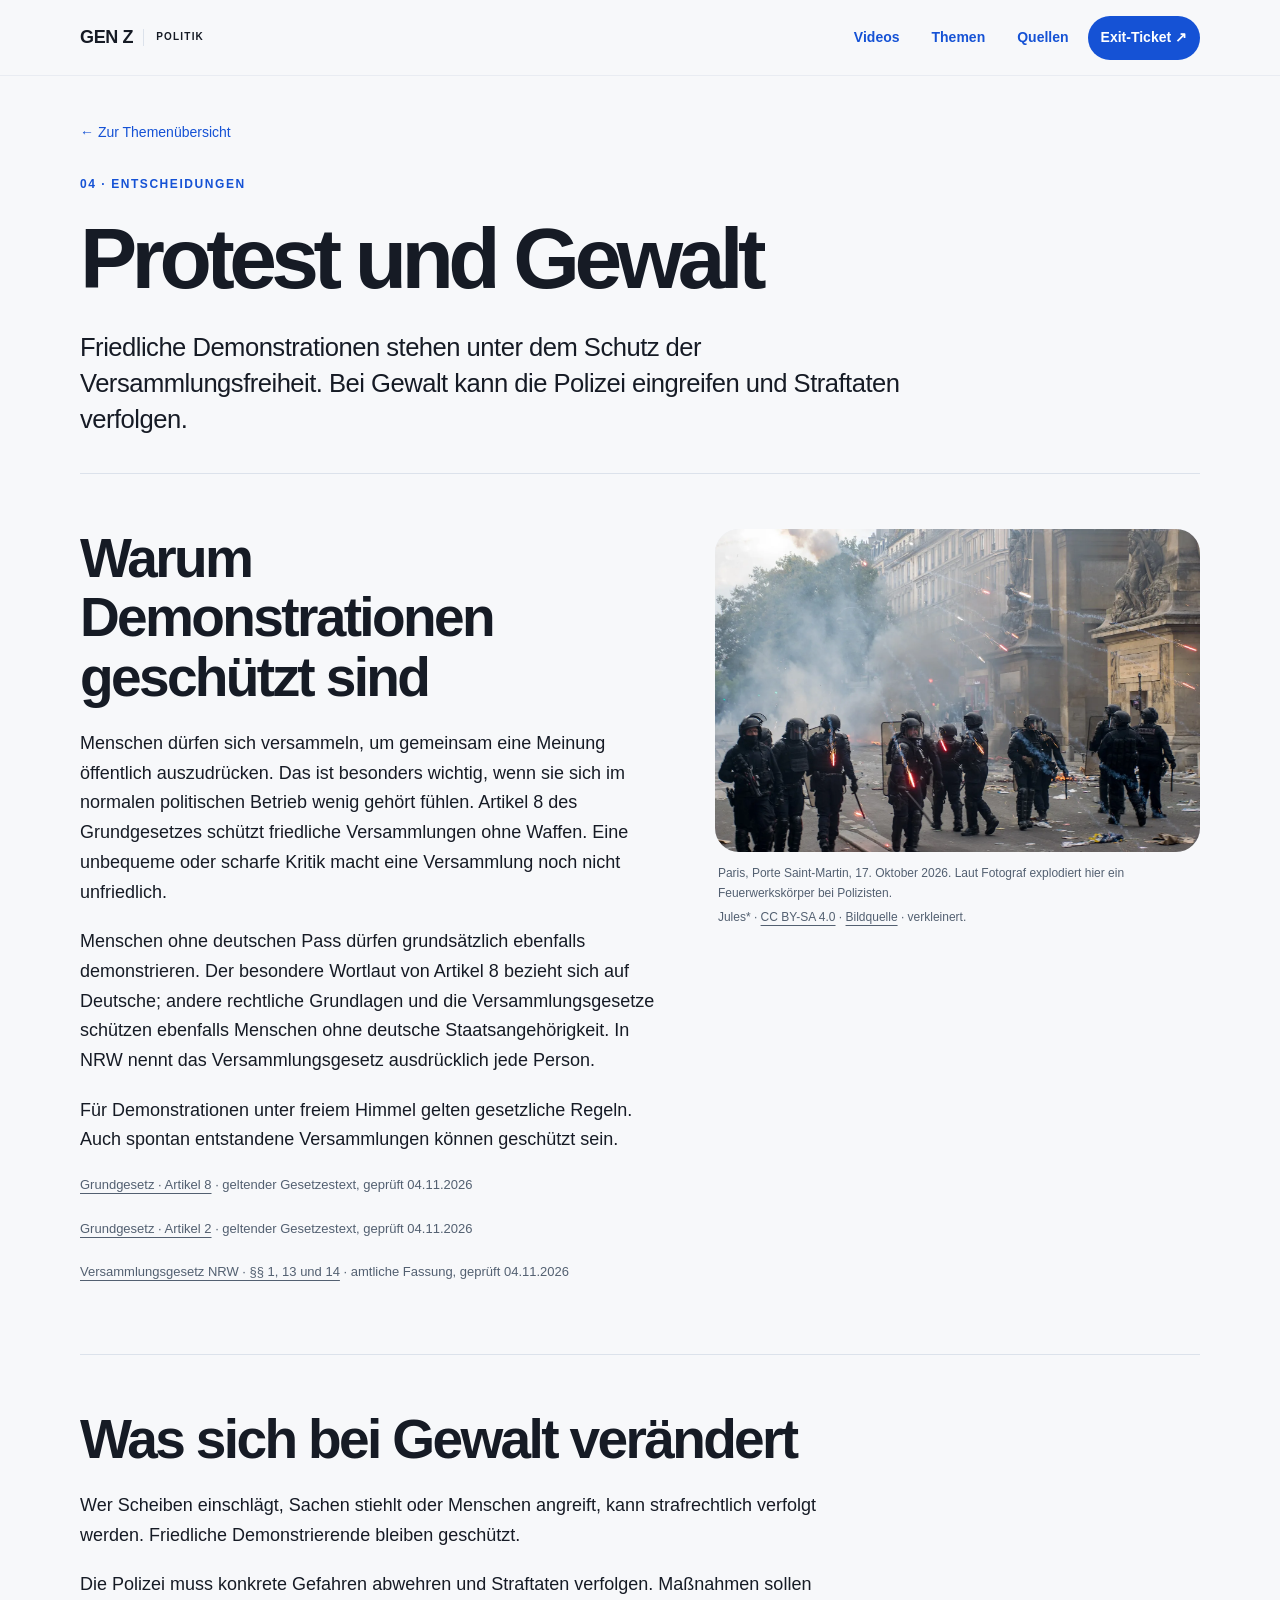
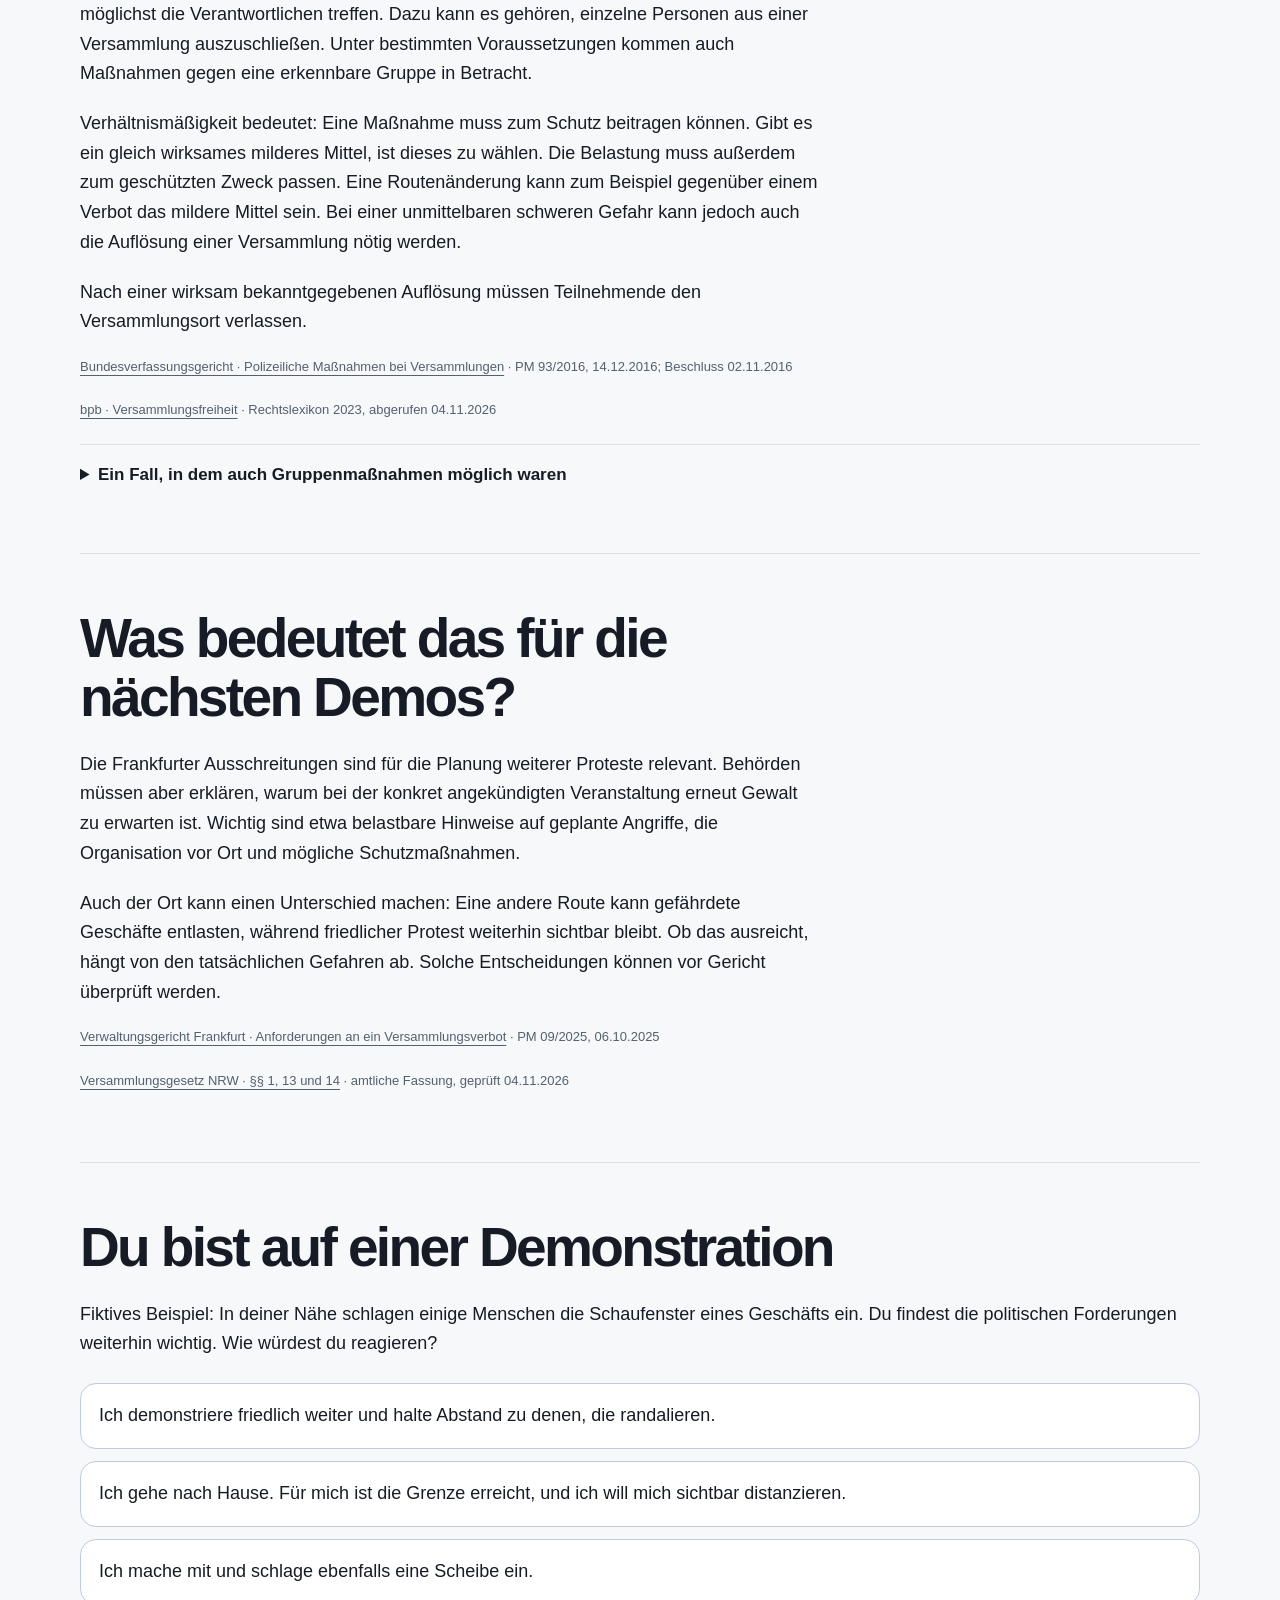
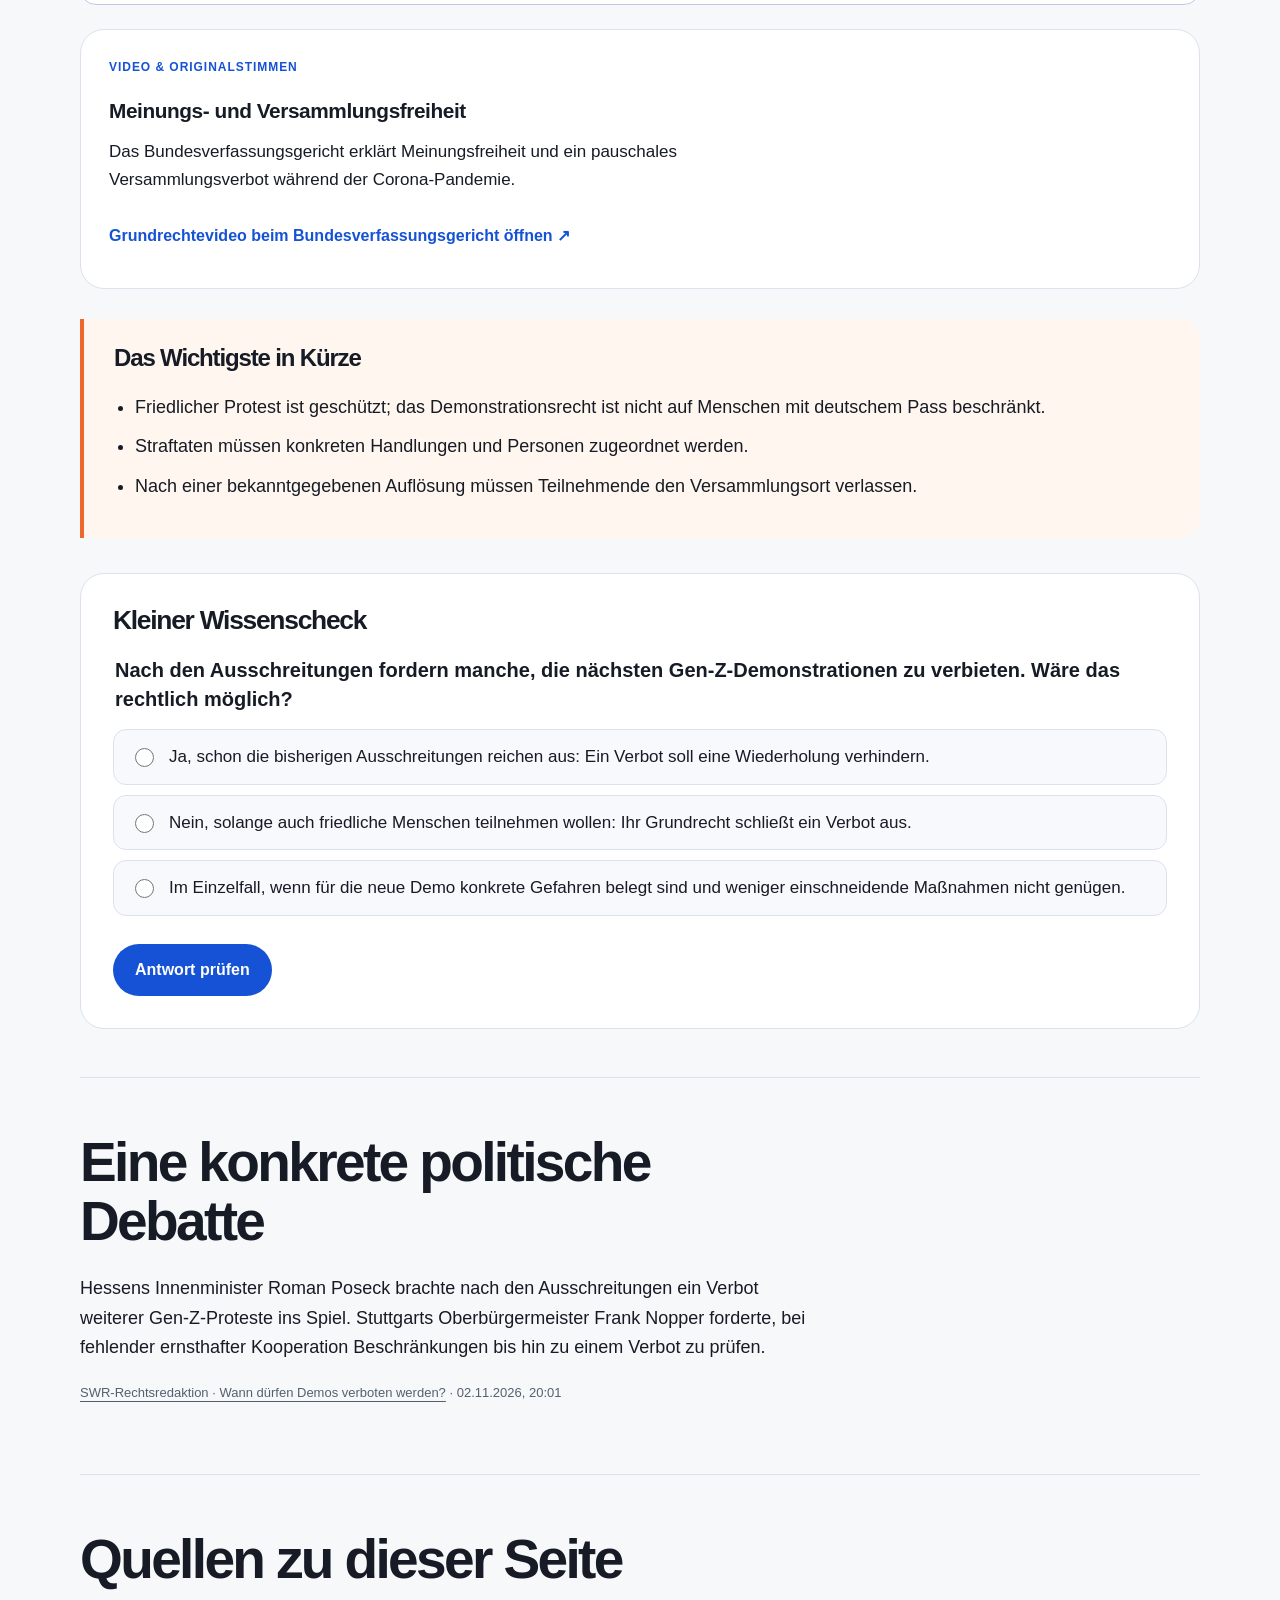
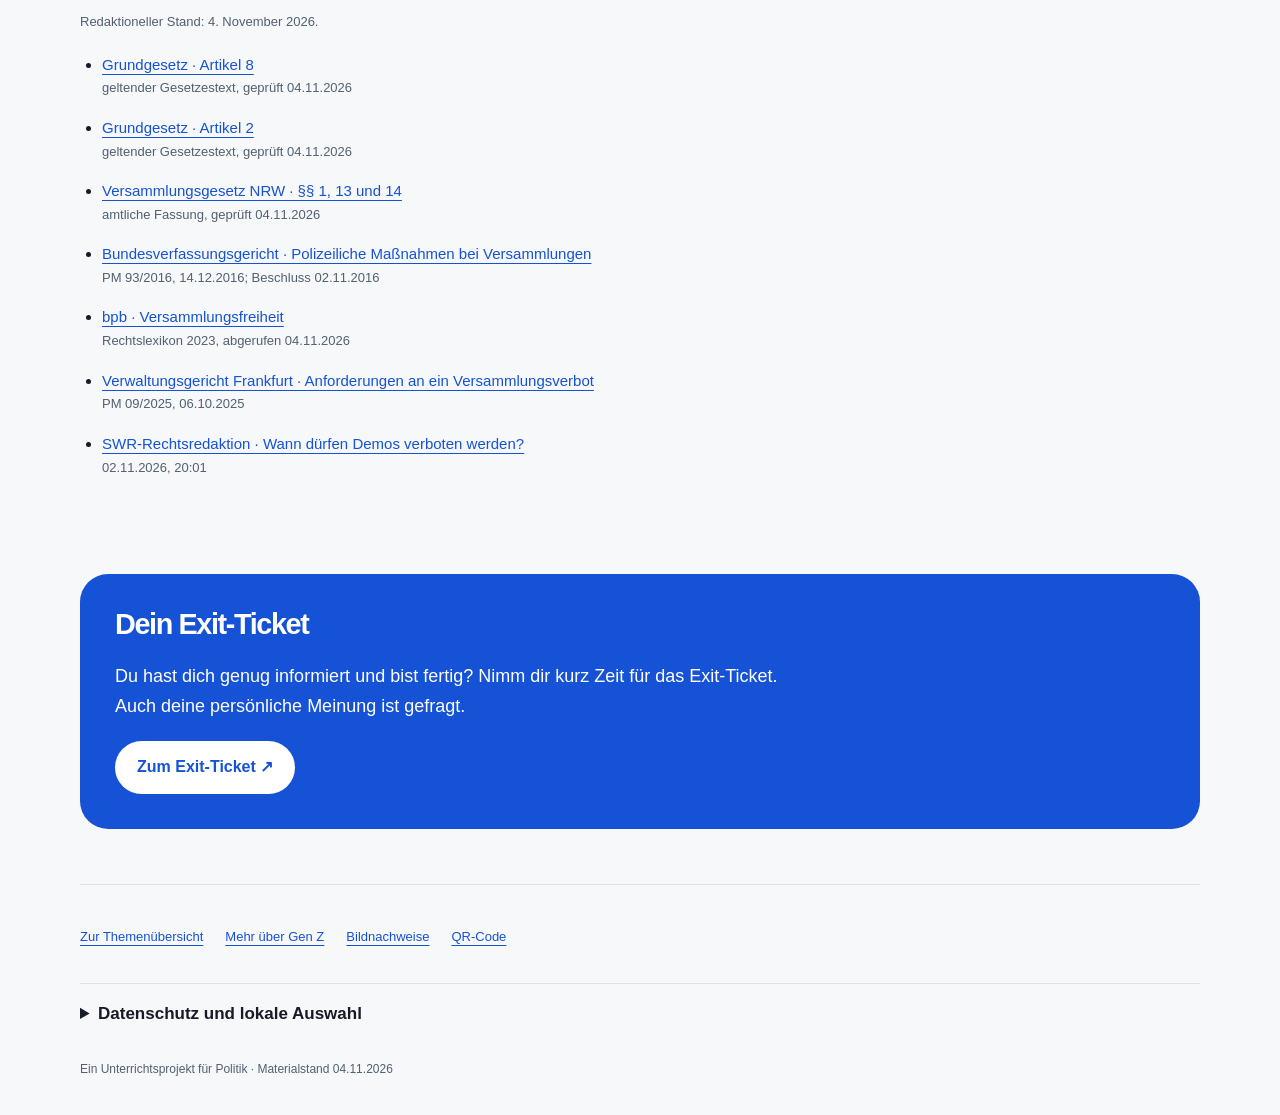
<file: protest-und-gewalt.html>
<!doctype html><html lang="de"><head><meta charset="utf-8"><meta name="viewport" content="width=device-width, initial-scale=1"><meta name="description" content="Protest und Gewalt – Hintergründe, Stimmen und interaktive Beispiele zu den Gen-Z-Protesten."><title>Protest und Gewalt · Gen Z</title><link rel="stylesheet" href="styles.css?v=d39d3e5ef7"><script defer src="config.js"></script><script defer src="app.js?v=0701893d34"></script></head><body><a class="skip" href="#inhalt">Zum Inhalt</a><div class="topbar"><a class="wordmark" href="index.html#start" aria-label="Zur Startseite">GEN Z <span>POLITIK</span></a><nav aria-label="Hauptnavigation"><a href="videos.html">Videos</a><a href="index.html#themen">Themen</a><a href="#quellen">Quellen</a><a class="exit-link" href="https://form.menti.com/s/al8bbbb5jk79" target="_blank" rel="noopener noreferrer">Exit-Ticket ↗</a></nav></div><main class="wrap" id="inhalt"><header class="page-head"><a class="crumb" href="index.html#themen">← Zur Themenübersicht</a><p class="eyebrow">04 · Entscheidungen</p><h1>Protest und Gewalt</h1><p class="lead">Friedliche Demonstrationen stehen unter dem Schutz der Versammlungsfreiheit. Bei Gewalt kann die Polizei eingreifen und Straftaten verfolgen.</p></header><section class="section "><div class="story-grid"><div><h2>Warum Demonstrationen geschützt sind</h2><p>Menschen dürfen sich versammeln, um gemeinsam eine Meinung öffentlich auszudrücken. Das ist besonders wichtig, wenn sie sich im normalen politischen Betrieb wenig gehört fühlen. Artikel 8 des Grundgesetzes schützt friedliche Versammlungen ohne Waffen. Eine unbequeme oder scharfe Kritik macht eine Versammlung noch nicht unfriedlich.</p><p>Menschen ohne deutschen Pass dürfen grundsätzlich ebenfalls demonstrieren. Der besondere Wortlaut von Artikel 8 bezieht sich auf Deutsche; andere rechtliche Grundlagen und die Versammlungsgesetze schützen ebenfalls Menschen ohne deutsche Staatsangehörigkeit. In NRW nennt das Versammlungsgesetz ausdrücklich jede Person.</p><p>Für Demonstrationen unter freiem Himmel gelten gesetzliche Regeln. Auch spontan entstandene Versammlungen können geschützt sein.</p><p class="source"><a href="https://www.gesetze-im-internet.de/gg/art_8.html" target="_blank" rel="noopener noreferrer" class="">Grundgesetz · Artikel 8</a> · geltender Gesetzestext, geprüft 04.11.2026</p><p class="source"><a href="https://www.gesetze-im-internet.de/gg/art_2.html" target="_blank" rel="noopener noreferrer" class="">Grundgesetz · Artikel 2</a> · geltender Gesetzestext, geprüft 04.11.2026</p><p class="source"><a href="https://recht.nrw.de/lrgv/gesetz/07012022-versammlungsgesetz-des-landes-nordrhein-westfalen-versammlungsgesetz-nrw-versg/" target="_blank" rel="noopener noreferrer" class="">Versammlungsgesetz NRW · §§ 1, 13 und 14</a> · amtliche Fassung, geprüft 04.11.2026</p></div><figure class="photo"><img src="paris-protest-eskalation.webp" width="1600" height="1067" alt="Polizisten mit Schutzhelmen stehen in Rauch; rechts sind Flammen zu sehen." loading="lazy" decoding="async"><figcaption>Paris, Porte Saint-Martin, 17. Oktober 2026. Laut Fotograf explodiert hier ein Feuerwerkskörper bei Polizisten.<span class="credit">Jules* · <a href="https://creativecommons.org/licenses/by-sa/4.0" target="_blank" rel="noopener noreferrer" class="">CC BY-SA 4.0</a> · <a href="https://commons.wikimedia.org/wiki/File:Manifestations_du_17_octobre_0081.jpg" target="_blank" rel="noopener noreferrer" class="">Bildquelle</a> · verkleinert.</span></figcaption></figure></div></section><section class="section "><div class="reading"><h2>Was sich bei Gewalt verändert</h2><p>Wer Scheiben einschlägt, Sachen stiehlt oder Menschen angreift, kann strafrechtlich verfolgt werden. Friedliche Demonstrierende bleiben geschützt.</p><p>Die Polizei muss konkrete Gefahren abwehren und Straftaten verfolgen. Maßnahmen sollen möglichst die Verantwortlichen treffen. Dazu kann es gehören, einzelne Personen aus einer Versammlung auszuschließen. Unter bestimmten Voraussetzungen kommen auch Maßnahmen gegen eine erkennbare Gruppe in Betracht.</p><p>Verhältnismäßigkeit bedeutet: Eine Maßnahme muss zum Schutz beitragen können. Gibt es ein gleich wirksames milderes Mittel, ist dieses zu wählen. Die Belastung muss außerdem zum geschützten Zweck passen. Eine Routenänderung kann zum Beispiel gegenüber einem Verbot das mildere Mittel sein. Bei einer unmittelbaren schweren Gefahr kann jedoch auch die Auflösung einer Versammlung nötig werden.</p><p>Nach einer wirksam bekanntgegebenen Auflösung müssen Teilnehmende den Versammlungsort verlassen.</p><p class="source"><a href="https://www.bundesverfassungsgericht.de/SharedDocs/Pressemitteilungen/DE/2016/bvg16-093.html" target="_blank" rel="noopener noreferrer" class="">Bundesverfassungsgericht · Polizeiliche Maßnahmen bei Versammlungen</a> · PM 93/2016, 14.12.2016; Beschluss 02.11.2016</p><p class="source"><a href="https://www.bpb.de/kurz-knapp/lexika/recht-a-z/324272/versammlungsfreiheit/" target="_blank" rel="noopener noreferrer" class="">bpb · Versammlungsfreiheit</a> · Rechtslexikon 2023, abgerufen 04.11.2026</p></div><details><summary>Ein Fall, in dem auch Gruppenmaßnahmen möglich waren</summary><div><p>Das Bundesverfassungsgericht beanstandete 2016 eine konkrete polizeiliche Einkesselung nicht. Entscheidend waren tatsächliche Anhaltspunkte für einen Verdacht gegen eine erkennbare Gruppe und die möglichst weitgehende Schonung anderer Versammlungsteilnehmender.</p></div></details></section><section class="section "><div class="reading"><h2>Was bedeutet das für die nächsten Demos?</h2><p>Die Frankfurter Ausschreitungen sind für die Planung weiterer Proteste relevant. Behörden müssen aber erklären, warum bei der konkret angekündigten Veranstaltung erneut Gewalt zu erwarten ist. Wichtig sind etwa belastbare Hinweise auf geplante Angriffe, die Organisation vor Ort und mögliche Schutzmaßnahmen.</p><p>Auch der Ort kann einen Unterschied machen: Eine andere Route kann gefährdete Geschäfte entlasten, während friedlicher Protest weiterhin sichtbar bleibt. Ob das ausreicht, hängt von den tatsächlichen Gefahren ab. Solche Entscheidungen können vor Gericht überprüft werden.</p><p class="source"><a href="https://verwaltungsgerichtsbarkeit.hessen.de/presse/77-jahre-widerstand-kein-frieden-ohne-freiheit" target="_blank" rel="noopener noreferrer" class="">Verwaltungsgericht Frankfurt · Anforderungen an ein Versammlungsverbot</a> · PM 09/2025, 06.10.2025</p><p class="source"><a href="https://recht.nrw.de/lrgv/gesetz/07012022-versammlungsgesetz-des-landes-nordrhein-westfalen-versammlungsgesetz-nrw-versg/" target="_blank" rel="noopener noreferrer" class="">Versammlungsgesetz NRW · §§ 1, 13 und 14</a> · amtliche Fassung, geprüft 04.11.2026</p></div></section><section class="section "><h2>Du bist auf einer Demonstration</h2><p>Fiktives Beispiel: In deiner Nähe schlagen einige Menschen die Schaufenster eines Geschäfts ein. Du findest die politischen Forderungen weiterhin wichtig. Wie würdest du reagieren?</p><div class="scenario-buttons"><button type="button" data-scenario="1" aria-pressed="false">Ich demonstriere friedlich weiter und halte Abstand zu denen, die randalieren.</button><button type="button" data-scenario="2" aria-pressed="false">Ich gehe nach Hause. Für mich ist die Grenze erreicht, und ich will mich sichtbar distanzieren.</button><button type="button" data-scenario="3" aria-pressed="false">Ich mache mit und schlage ebenfalls eine Scheibe ein.</button></div><p id="scenario-feedback" class="feedback" role="status" hidden></p><dialog id="police-joke" aria-labelledby="joke-title" tabindex="-1"><h2 id="joke-title">Ihre IP-Adresse wurde der zuständigen Behörde gemeldet.</h2><p class="reveal-joke">kleiner joke</p><button class="primary" id="close-joke" type="button">Schließen</button></dialog><dialog id="violence-reminder" aria-labelledby="reminder-title"><h2 id="reminder-title">Gewalt, Vandalismus und Diebstahl sind trotzdem nicht in Ordnung 👀.</h2><button class="primary" id="close-reminder" type="button">Schließen</button></dialog><article class="media-card"><p class="tag">Video & Originalstimmen</p><h3>Meinungs- und Versammlungsfreiheit</h3><p>Das Bundesverfassungsgericht erklärt Meinungsfreiheit und ein pauschales Versammlungsverbot während der Corona-Pandemie.</p><a href="https://www.bundesverfassungsgericht.de/DE/Mediathek/Videos/Videoreihen/Meine_Grundrechte/Meinungs-_und_Versammlungsfreiheit/meinungs_versammlungsfreiheit_node.html" target="_blank" rel="noopener noreferrer" class="media-link">Grundrechtevideo beim Bundesverfassungsgericht öffnen ↗</a></article><aside class="summary-box"><h2>Das Wichtigste in Kürze</h2><ul><li>Friedlicher Protest ist geschützt; das Demonstrationsrecht ist nicht auf Menschen mit deutschem Pass beschränkt.</li><li>Straftaten müssen konkreten Handlungen und Personen zugeordnet werden.</li><li>Nach einer bekanntgegebenen Auflösung müssen Teilnehmende den Versammlungsort verlassen.</li></ul></aside><form class="check panel" data-feedback="[&quot;Die bisherigen Ausschreitungen können für die Einschätzung wichtig sein. Sie ersetzen aber keine Begründung, welche Gefahr von der konkreten nächsten Demo ausgeht.&quot;, &quot;Friedliche Beteiligte sind geschützt. Trotzdem kann eine konkrete Versammlung unter engen Voraussetzungen verboten werden, wenn eine unmittelbare Gefahr anders nicht abzuwehren ist.&quot;, &quot;Das trifft den Maßstab. Entscheidend ist die begründete Einschätzung der konkreten neuen Versammlung. Ein Verbot ist das letzte Mittel; im Streitfall können Gerichte die Entscheidung prüfen.&quot;]"><h2>Kleiner Wissenscheck</h2><fieldset><legend>Nach den Ausschreitungen fordern manche, die nächsten Gen-Z-Demonstrationen zu verbieten. Wäre das rechtlich möglich?</legend><div class="answers"><label class="answer"><input type="radio" name="recht" value="0"><span>Ja, schon die bisherigen Ausschreitungen reichen aus: Ein Verbot soll eine Wiederholung verhindern.</span></label><label class="answer"><input type="radio" name="recht" value="1"><span>Nein, solange auch friedliche Menschen teilnehmen wollen: Ihr Grundrecht schließt ein Verbot aus.</span></label><label class="answer"><input type="radio" name="recht" value="2"><span>Im Einzelfall, wenn für die neue Demo konkrete Gefahren belegt sind und weniger einschneidende Maßnahmen nicht genügen.</span></label></div></fieldset><button class="primary" type="submit">Antwort prüfen</button><p class="feedback" role="status" tabindex="-1" hidden></p></form></section><section class="section "><div class="reading"><h2>Eine konkrete politische Debatte</h2><p>Hessens Innenminister Roman Poseck brachte nach den Ausschreitungen ein Verbot weiterer Gen-Z-Proteste ins Spiel. Stuttgarts Oberbürgermeister Frank Nopper forderte, bei fehlender ernsthafter Kooperation Beschränkungen bis hin zu einem Verbot zu prüfen.</p><p class="source"><a href="https://www.swr.de/swraktuell/gen-z-auf-den-strassen-wann-duerfen-demos-verboten-werden-100.html" target="_blank" rel="noopener noreferrer" class="">SWR-Rechtsredaktion · Wann dürfen Demos verboten werden?</a> · 02.11.2026, 20:01</p></div></section><section class="section " id=quellen><h2>Quellen zu dieser Seite</h2><p class="small">Redaktioneller Stand: 4. November 2026.</p><ul class="source-list"><li><a href="https://www.gesetze-im-internet.de/gg/art_8.html" target="_blank" rel="noopener noreferrer" class="">Grundgesetz · Artikel 8</a><span>geltender Gesetzestext, geprüft 04.11.2026</span></li><li><a href="https://www.gesetze-im-internet.de/gg/art_2.html" target="_blank" rel="noopener noreferrer" class="">Grundgesetz · Artikel 2</a><span>geltender Gesetzestext, geprüft 04.11.2026</span></li><li><a href="https://recht.nrw.de/lrgv/gesetz/07012022-versammlungsgesetz-des-landes-nordrhein-westfalen-versammlungsgesetz-nrw-versg/" target="_blank" rel="noopener noreferrer" class="">Versammlungsgesetz NRW · §§ 1, 13 und 14</a><span>amtliche Fassung, geprüft 04.11.2026</span></li><li><a href="https://www.bundesverfassungsgericht.de/SharedDocs/Pressemitteilungen/DE/2016/bvg16-093.html" target="_blank" rel="noopener noreferrer" class="">Bundesverfassungsgericht · Polizeiliche Maßnahmen bei Versammlungen</a><span>PM 93/2016, 14.12.2016; Beschluss 02.11.2016</span></li><li><a href="https://www.bpb.de/kurz-knapp/lexika/recht-a-z/324272/versammlungsfreiheit/" target="_blank" rel="noopener noreferrer" class="">bpb · Versammlungsfreiheit</a><span>Rechtslexikon 2023, abgerufen 04.11.2026</span></li><li><a href="https://verwaltungsgerichtsbarkeit.hessen.de/presse/77-jahre-widerstand-kein-frieden-ohne-freiheit" target="_blank" rel="noopener noreferrer" class="">Verwaltungsgericht Frankfurt · Anforderungen an ein Versammlungsverbot</a><span>PM 09/2025, 06.10.2025</span></li><li><a href="https://www.swr.de/swraktuell/gen-z-auf-den-strassen-wann-duerfen-demos-verboten-werden-100.html" target="_blank" rel="noopener noreferrer" class="">SWR-Rechtsredaktion · Wann dürfen Demos verboten werden?</a><span>02.11.2026, 20:01</span></li></ul></section><section class="exit-band"><h2>Dein Exit-Ticket</h2><p>Du hast dich genug informiert und bist fertig? Nimm dir kurz Zeit für das Exit-Ticket. Auch deine persönliche Meinung ist gefragt.</p><a class="primary menti-link" href="https://form.menti.com/s/al8bbbb5jk79" target="_blank" rel="noopener noreferrer">Zum Exit-Ticket ↗</a></section><footer class="page-footer"><nav aria-label="Weitere Links"><a href="index.html#themen">Zur Themenübersicht</a><a href="gen-z.html">Mehr über Gen Z</a><a href="BILDNACHWEISE.md">Bildnachweise</a><a href="qr-website.svg">QR-Code</a></nav><details><summary>Datenschutz und lokale Auswahl</summary><div><p>Merkliste und Einschätzung werden im Browser dieses Geräts gespeichert. Es gibt keine Analyse- oder Werbeskripte. GitHub verarbeitet beim Seitenaufruf technisch erforderliche Verbindungsdaten.</p><button type="button" class="quiet" data-clear-local>Lokale Auswahl löschen</button><p id="local-status" role="status"></p></div></details><p>Ein Unterrichtsprojekt für Politik · Materialstand 04.11.2026</p></footer></main><noscript><p class="wrap">Für die Interaktionen wird JavaScript benötigt.</p></noscript></body></html>
</file>
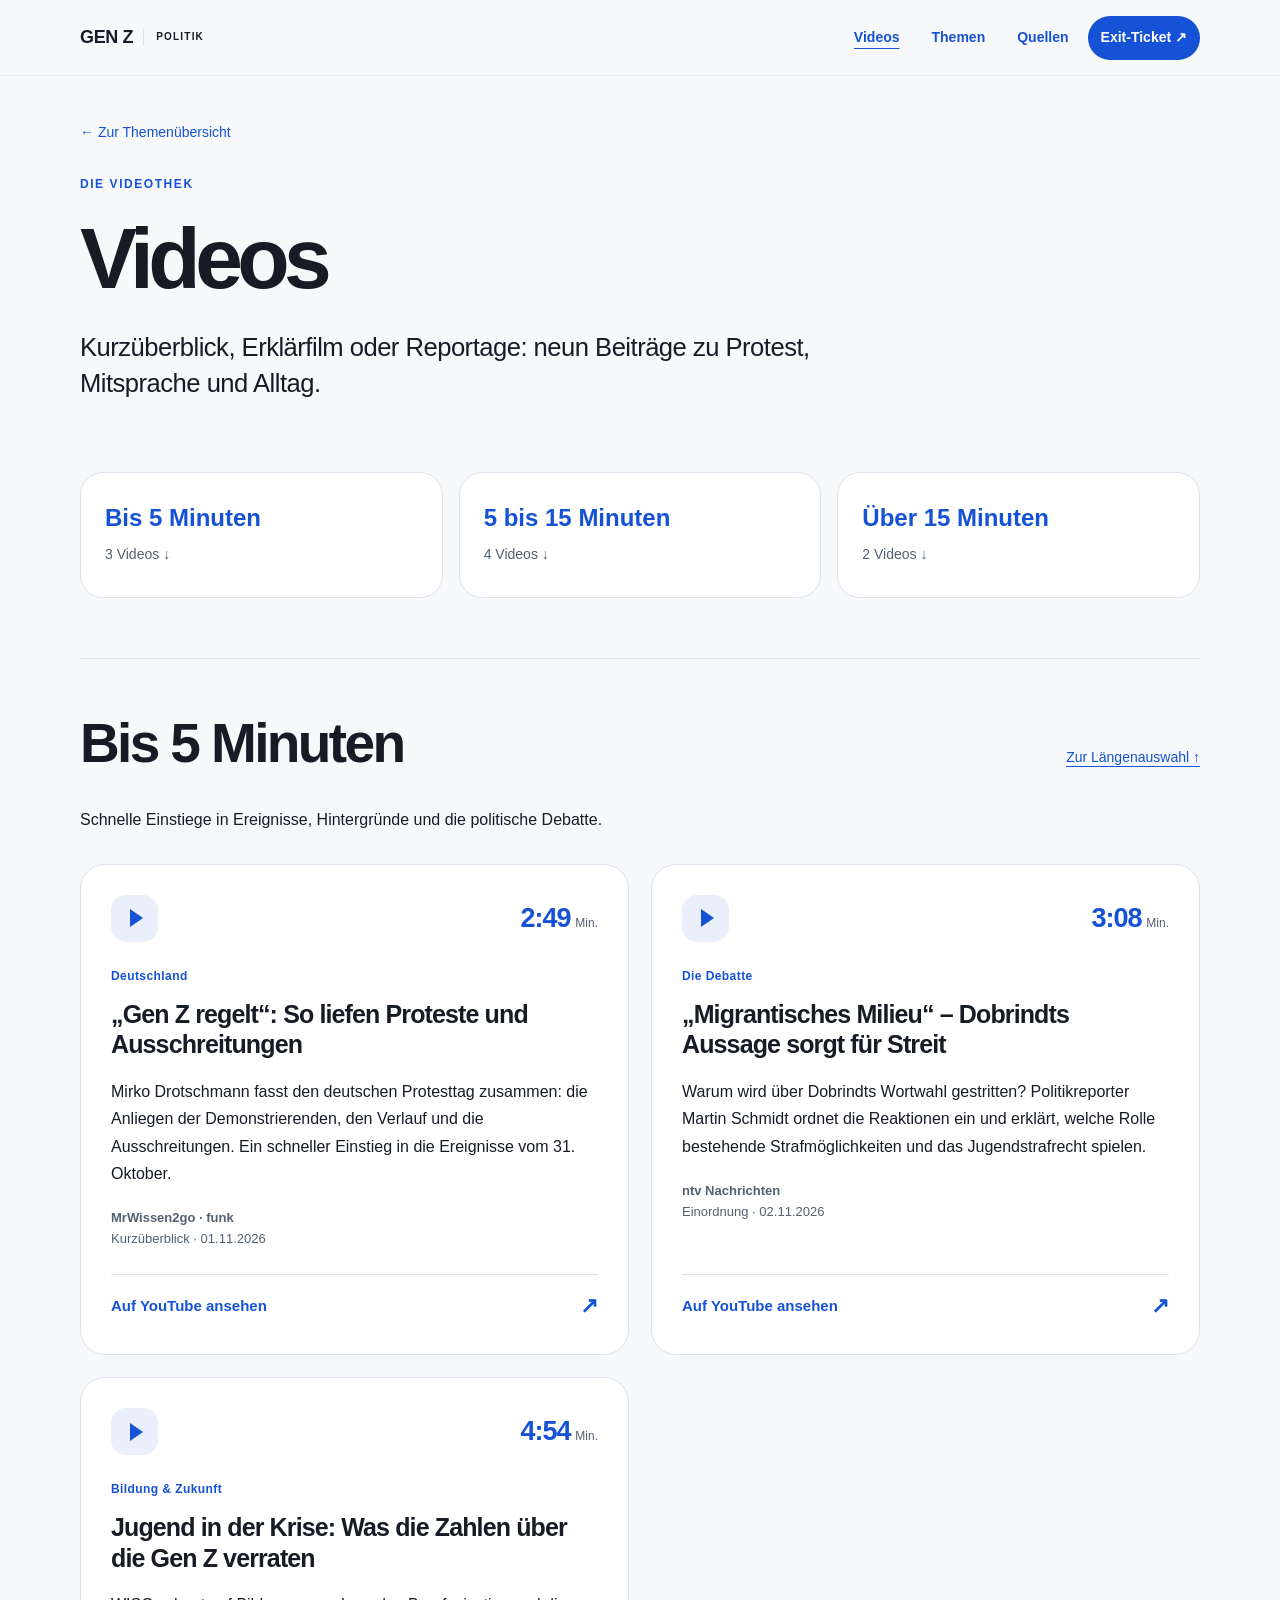
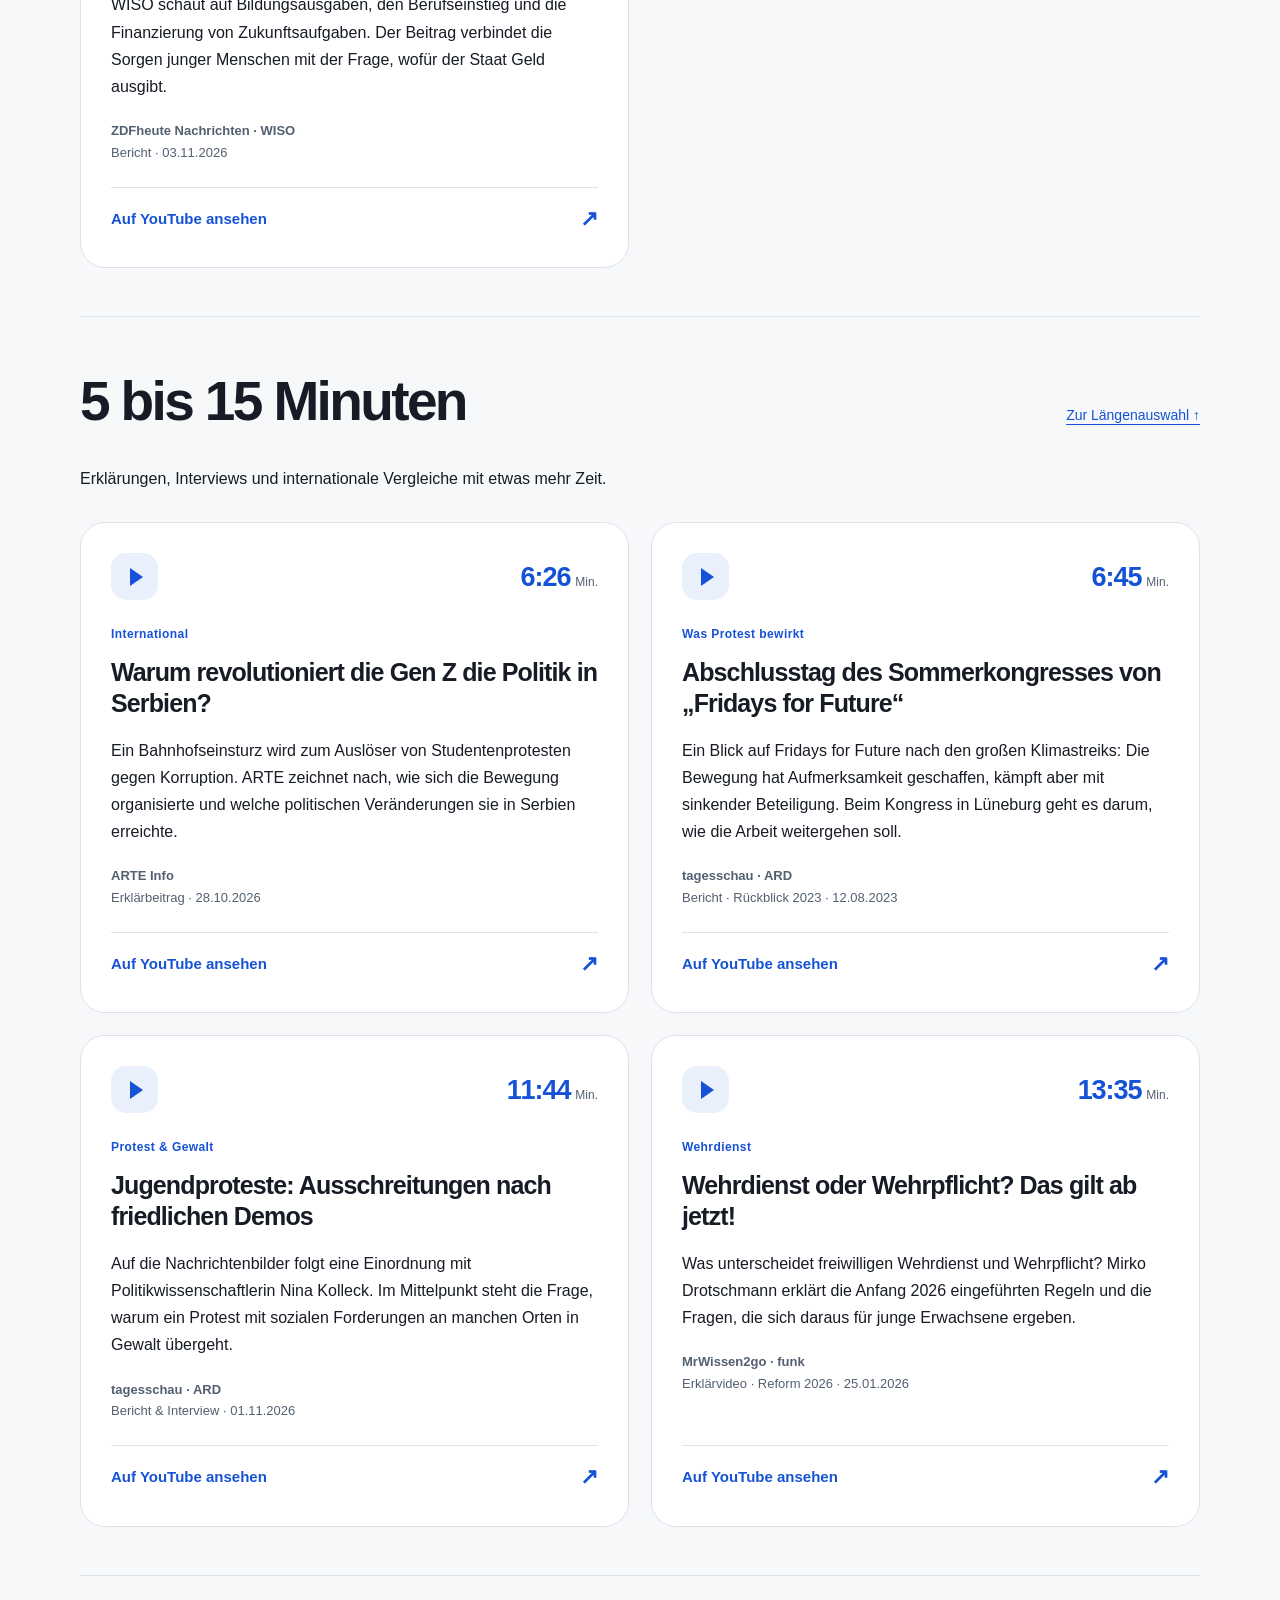
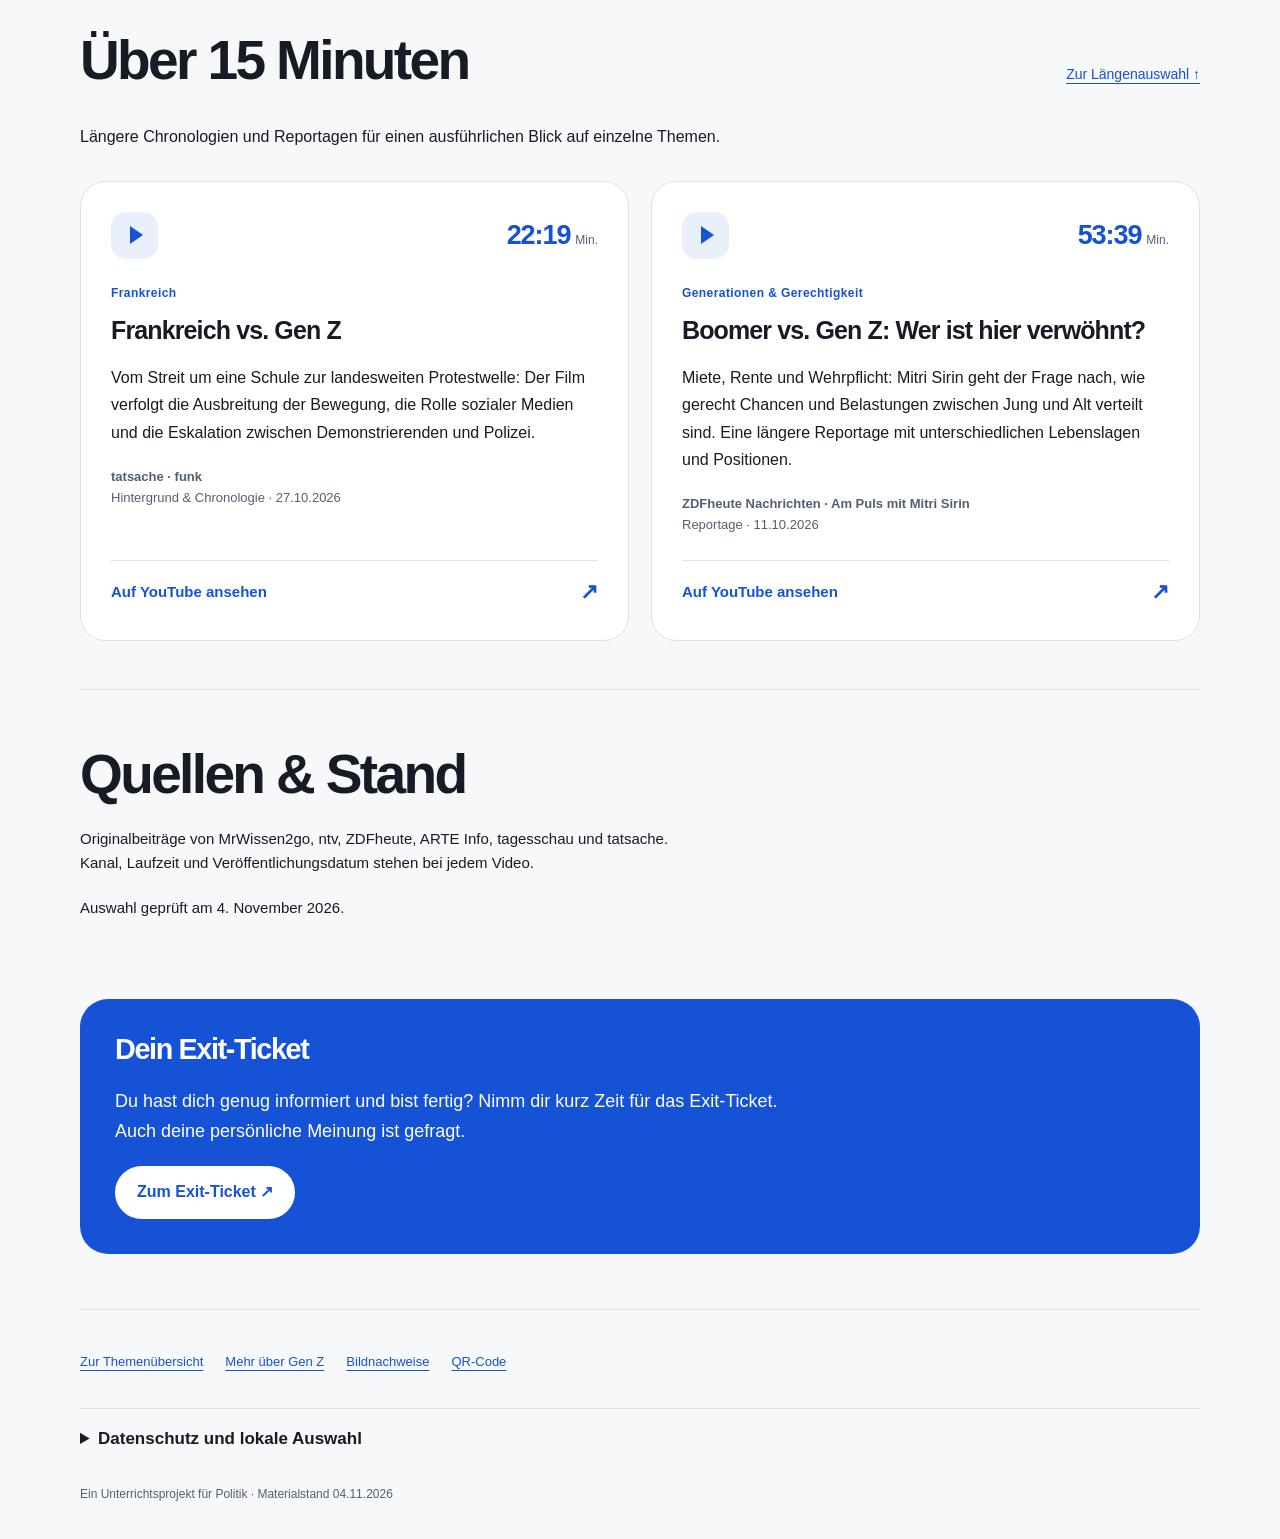
<file: videos.html>
<!doctype html><html lang="de"><head><meta charset="utf-8"><meta name="viewport" content="width=device-width, initial-scale=1"><meta name="description" content="Videos – Hintergründe, Stimmen und interaktive Beispiele zu den Gen-Z-Protesten."><title>Videos · Gen Z</title><link rel="stylesheet" href="styles.css?v=d39d3e5ef7"><script defer src="config.js"></script><script defer src="app.js?v=ad3357a1f2"></script><link rel="stylesheet" href="videos.css?v=c30d43b879"></head><body><a class="skip" href="#inhalt">Zum Inhalt</a><div class="topbar"><a class="wordmark" href="index.html#start" aria-label="Zur Startseite">GEN Z <span>POLITIK</span></a><nav aria-label="Hauptnavigation"><a href="videos.html" aria-current="page">Videos</a><a href="index.html#themen">Themen</a><a href="#quellen">Quellen</a><a class="exit-link" href="https://form.menti.com/s/al8bbbb5jk79" target="_blank" rel="noopener noreferrer">Exit-Ticket ↗</a></nav></div><main class="wrap" id="inhalt"><header class="page-head"><a class="crumb" href="index.html#themen">← Zur Themenübersicht</a><p class="eyebrow">Die Videothek</p><h1>Videos</h1><p class="lead">Kurzüberblick, Erklärfilm oder Reportage: neun Beiträge zu Protest, Mitsprache und Alltag.</p></header><nav class="video-length-nav" id="video-auswahl" aria-label="Videos nach Länge"><a href="#kurz"><strong>Bis 5 Minuten</strong><span>3 Videos <b aria-hidden="true">↓</b></span></a><a href="#mittel"><strong>5 bis 15 Minuten</strong><span>4 Videos <b aria-hidden="true">↓</b></span></a><a href="#lang"><strong>Über 15 Minuten</strong><span>2 Videos <b aria-hidden="true">↓</b></span></a></nav><section class="section " id=kurz><div class="video-group-head"><h2>Bis 5 Minuten</h2><a href="#video-auswahl">Zur Längenauswahl ↑</a></div><p class="video-group-note">Schnelle Einstiege in Ereignisse, Hintergründe und die politische Debatte.</p><div class="video-grid"><article class="video-card"><div class="video-card-top"><i class="video-play" aria-hidden="true"></i><span class="video-duration">2:49<small>Min.</small></span></div><p class="video-topic">Deutschland</p><h3>„Gen Z regelt“: So liefen Proteste und Ausschreitungen</h3><p class="video-description">Mirko Drotschmann fasst den deutschen Protesttag zusammen: die Anliegen der Demonstrierenden, den Verlauf und die Ausschreitungen. Ein schneller Einstieg in die Ereignisse vom 31. Oktober.</p><p class="video-meta"><strong>MrWissen2go · funk</strong><span>Kurzüberblick · <time datetime="2026-11-01">01.11.2026</time></span></p><a class="video-link" href="https://www.youtube.com/watch?v=mTcevGGqAzk" target="_blank" rel="noopener noreferrer" aria-label="Auf YouTube ansehen: „Gen Z regelt“: So liefen Proteste und Ausschreitungen">Auf YouTube ansehen <span aria-hidden="true">↗</span></a></article><article class="video-card"><div class="video-card-top"><i class="video-play" aria-hidden="true"></i><span class="video-duration">3:08<small>Min.</small></span></div><p class="video-topic">Die Debatte</p><h3>„Migrantisches Milieu“ – Dobrindts Aussage sorgt für Streit</h3><p class="video-description">Warum wird über Dobrindts Wortwahl gestritten? Politikreporter Martin Schmidt ordnet die Reaktionen ein und erklärt, welche Rolle bestehende Strafmöglichkeiten und das Jugendstrafrecht spielen.</p><p class="video-meta"><strong>ntv Nachrichten</strong><span>Einordnung · <time datetime="2026-11-02">02.11.2026</time></span></p><a class="video-link" href="https://www.youtube.com/watch?v=7ybVzy-UhkU" target="_blank" rel="noopener noreferrer" aria-label="Auf YouTube ansehen: „Migrantisches Milieu“ – Dobrindts Aussage sorgt für Streit">Auf YouTube ansehen <span aria-hidden="true">↗</span></a></article><article class="video-card"><div class="video-card-top"><i class="video-play" aria-hidden="true"></i><span class="video-duration">4:54<small>Min.</small></span></div><p class="video-topic">Bildung &amp; Zukunft</p><h3>Jugend in der Krise: Was die Zahlen über die Gen Z verraten</h3><p class="video-description">WISO schaut auf Bildungsausgaben, den Berufseinstieg und die Finanzierung von Zukunftsaufgaben. Der Beitrag verbindet die Sorgen junger Menschen mit der Frage, wofür der Staat Geld ausgibt.</p><p class="video-meta"><strong>ZDFheute Nachrichten · WISO</strong><span>Bericht · <time datetime="2026-11-03">03.11.2026</time></span></p><a class="video-link" href="https://www.youtube.com/watch?v=mLs-aMmY2WI" target="_blank" rel="noopener noreferrer" aria-label="Auf YouTube ansehen: Jugend in der Krise: Was die Zahlen über die Gen Z verraten">Auf YouTube ansehen <span aria-hidden="true">↗</span></a></article></div></section><section class="section " id=mittel><div class="video-group-head"><h2>5 bis 15 Minuten</h2><a href="#video-auswahl">Zur Längenauswahl ↑</a></div><p class="video-group-note">Erklärungen, Interviews und internationale Vergleiche mit etwas mehr Zeit.</p><div class="video-grid"><article class="video-card"><div class="video-card-top"><i class="video-play" aria-hidden="true"></i><span class="video-duration">6:26<small>Min.</small></span></div><p class="video-topic">International</p><h3>Warum revolutioniert die Gen Z die Politik in Serbien?</h3><p class="video-description">Ein Bahnhofseinsturz wird zum Auslöser von Studentenprotesten gegen Korruption. ARTE zeichnet nach, wie sich die Bewegung organisierte und welche politischen Veränderungen sie in Serbien erreichte.</p><p class="video-meta"><strong>ARTE Info</strong><span>Erklärbeitrag · <time datetime="2026-10-28">28.10.2026</time></span></p><a class="video-link" href="https://www.youtube.com/watch?v=iGDQzJe18jk" target="_blank" rel="noopener noreferrer" aria-label="Auf YouTube ansehen: Warum revolutioniert die Gen Z die Politik in Serbien?">Auf YouTube ansehen <span aria-hidden="true">↗</span></a></article><article class="video-card"><div class="video-card-top"><i class="video-play" aria-hidden="true"></i><span class="video-duration">6:45<small>Min.</small></span></div><p class="video-topic">Was Protest bewirkt</p><h3>Abschlusstag des Sommerkongresses von „Fridays for Future“</h3><p class="video-description">Ein Blick auf Fridays for Future nach den großen Klimastreiks: Die Bewegung hat Aufmerksamkeit geschaffen, kämpft aber mit sinkender Beteiligung. Beim Kongress in Lüneburg geht es darum, wie die Arbeit weitergehen soll.</p><p class="video-meta"><strong>tagesschau · ARD</strong><span>Bericht · Rückblick 2023 · <time datetime="2023-08-12">12.08.2023</time></span></p><a class="video-link" href="https://www.youtube.com/watch?v=ipuoEmqH-Vc" target="_blank" rel="noopener noreferrer" aria-label="Auf YouTube ansehen: Abschlusstag des Sommerkongresses von „Fridays for Future“">Auf YouTube ansehen <span aria-hidden="true">↗</span></a></article><article class="video-card"><div class="video-card-top"><i class="video-play" aria-hidden="true"></i><span class="video-duration">11:44<small>Min.</small></span></div><p class="video-topic">Protest &amp; Gewalt</p><h3>Jugendproteste: Ausschreitungen nach friedlichen Demos</h3><p class="video-description">Auf die Nachrichtenbilder folgt eine Einordnung mit Politikwissenschaftlerin Nina Kolleck. Im Mittelpunkt steht die Frage, warum ein Protest mit sozialen Forderungen an manchen Orten in Gewalt übergeht.</p><p class="video-meta"><strong>tagesschau · ARD</strong><span>Bericht &amp; Interview · <time datetime="2026-11-01">01.11.2026</time></span></p><a class="video-link" href="https://www.youtube.com/watch?v=hyrCHIK2_3k" target="_blank" rel="noopener noreferrer" aria-label="Auf YouTube ansehen: Jugendproteste: Ausschreitungen nach friedlichen Demos">Auf YouTube ansehen <span aria-hidden="true">↗</span></a></article><article class="video-card"><div class="video-card-top"><i class="video-play" aria-hidden="true"></i><span class="video-duration">13:35<small>Min.</small></span></div><p class="video-topic">Wehrdienst</p><h3>Wehrdienst oder Wehrpflicht? Das gilt ab jetzt!</h3><p class="video-description">Was unterscheidet freiwilligen Wehrdienst und Wehrpflicht? Mirko Drotschmann erklärt die Anfang 2026 eingeführten Regeln und die Fragen, die sich daraus für junge Erwachsene ergeben.</p><p class="video-meta"><strong>MrWissen2go · funk</strong><span>Erklärvideo · Reform 2026 · <time datetime="2026-01-25">25.01.2026</time></span></p><a class="video-link" href="https://www.youtube.com/watch?v=6lKfx1uer9k" target="_blank" rel="noopener noreferrer" aria-label="Auf YouTube ansehen: Wehrdienst oder Wehrpflicht? Das gilt ab jetzt!">Auf YouTube ansehen <span aria-hidden="true">↗</span></a></article></div></section><section class="section " id=lang><div class="video-group-head"><h2>Über 15 Minuten</h2><a href="#video-auswahl">Zur Längenauswahl ↑</a></div><p class="video-group-note">Längere Chronologien und Reportagen für einen ausführlichen Blick auf einzelne Themen.</p><div class="video-grid"><article class="video-card"><div class="video-card-top"><i class="video-play" aria-hidden="true"></i><span class="video-duration">22:19<small>Min.</small></span></div><p class="video-topic">Frankreich</p><h3>Frankreich vs. Gen Z</h3><p class="video-description">Vom Streit um eine Schule zur landesweiten Protestwelle: Der Film verfolgt die Ausbreitung der Bewegung, die Rolle sozialer Medien und die Eskalation zwischen Demonstrierenden und Polizei.</p><p class="video-meta"><strong>tatsache · funk</strong><span>Hintergrund &amp; Chronologie · <time datetime="2026-10-27">27.10.2026</time></span></p><a class="video-link" href="https://www.youtube.com/watch?v=Qw7iOXd_mk0" target="_blank" rel="noopener noreferrer" aria-label="Auf YouTube ansehen: Frankreich vs. Gen Z">Auf YouTube ansehen <span aria-hidden="true">↗</span></a></article><article class="video-card"><div class="video-card-top"><i class="video-play" aria-hidden="true"></i><span class="video-duration">53:39<small>Min.</small></span></div><p class="video-topic">Generationen &amp; Gerechtigkeit</p><h3>Boomer vs. Gen Z: Wer ist hier verwöhnt?</h3><p class="video-description">Miete, Rente und Wehrpflicht: Mitri Sirin geht der Frage nach, wie gerecht Chancen und Belastungen zwischen Jung und Alt verteilt sind. Eine längere Reportage mit unterschiedlichen Lebenslagen und Positionen.</p><p class="video-meta"><strong>ZDFheute Nachrichten · Am Puls mit Mitri Sirin</strong><span>Reportage · <time datetime="2026-10-11">11.10.2026</time></span></p><a class="video-link" href="https://www.youtube.com/watch?v=R-QSMByrjo8" target="_blank" rel="noopener noreferrer" aria-label="Auf YouTube ansehen: Boomer vs. Gen Z: Wer ist hier verwöhnt?">Auf YouTube ansehen <span aria-hidden="true">↗</span></a></article></div></section><section class="section " id=quellen><h2>Quellen & Stand</h2><div class="video-sources-note"><p>Originalbeiträge von MrWissen2go, ntv, ZDFheute, ARTE Info, tagesschau und tatsache. Kanal, Laufzeit und Veröffentlichungsdatum stehen bei jedem Video.</p><p>Auswahl geprüft am 4. November 2026.</p></div></section><section class="exit-band"><h2>Dein Exit-Ticket</h2><p>Du hast dich genug informiert und bist fertig? Nimm dir kurz Zeit für das Exit-Ticket. Auch deine persönliche Meinung ist gefragt.</p><a class="primary menti-link" href="https://form.menti.com/s/al8bbbb5jk79" target="_blank" rel="noopener noreferrer">Zum Exit-Ticket ↗</a></section><footer class="page-footer"><nav aria-label="Weitere Links"><a href="index.html#themen">Zur Themenübersicht</a><a href="gen-z.html">Mehr über Gen Z</a><a href="BILDNACHWEISE.md">Bildnachweise</a><a href="qr-website.svg">QR-Code</a></nav><details><summary>Datenschutz und lokale Auswahl</summary><div><p>Merkliste und Einschätzung werden im Browser dieses Geräts gespeichert. Es gibt keine Analyse- oder Werbeskripte. GitHub verarbeitet beim Seitenaufruf technisch erforderliche Verbindungsdaten.</p><button type="button" class="quiet" data-clear-local>Lokale Auswahl löschen</button><p id="local-status" role="status"></p></div></details><p>Ein Unterrichtsprojekt für Politik · Materialstand 04.11.2026</p></footer></main><noscript><p class="wrap">Für die Interaktionen wird JavaScript benötigt.</p></noscript></body></html>
</file>
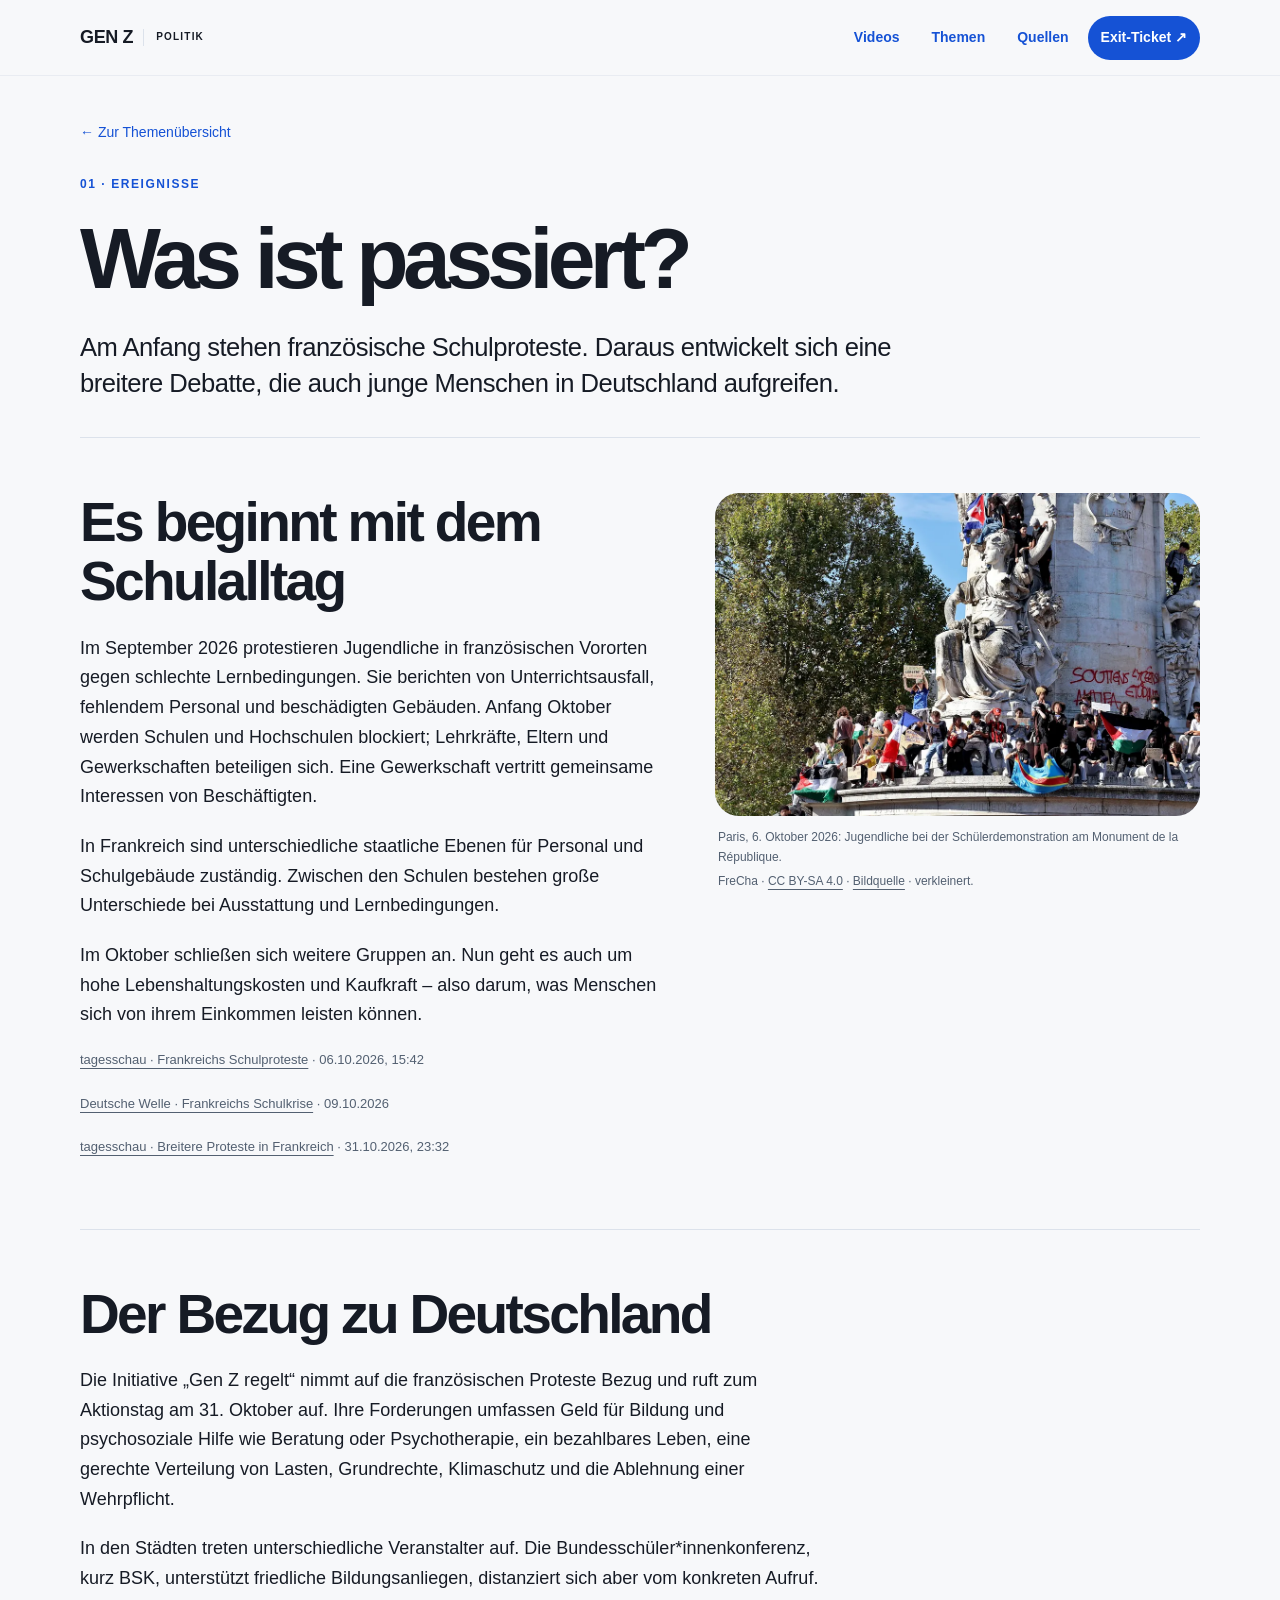
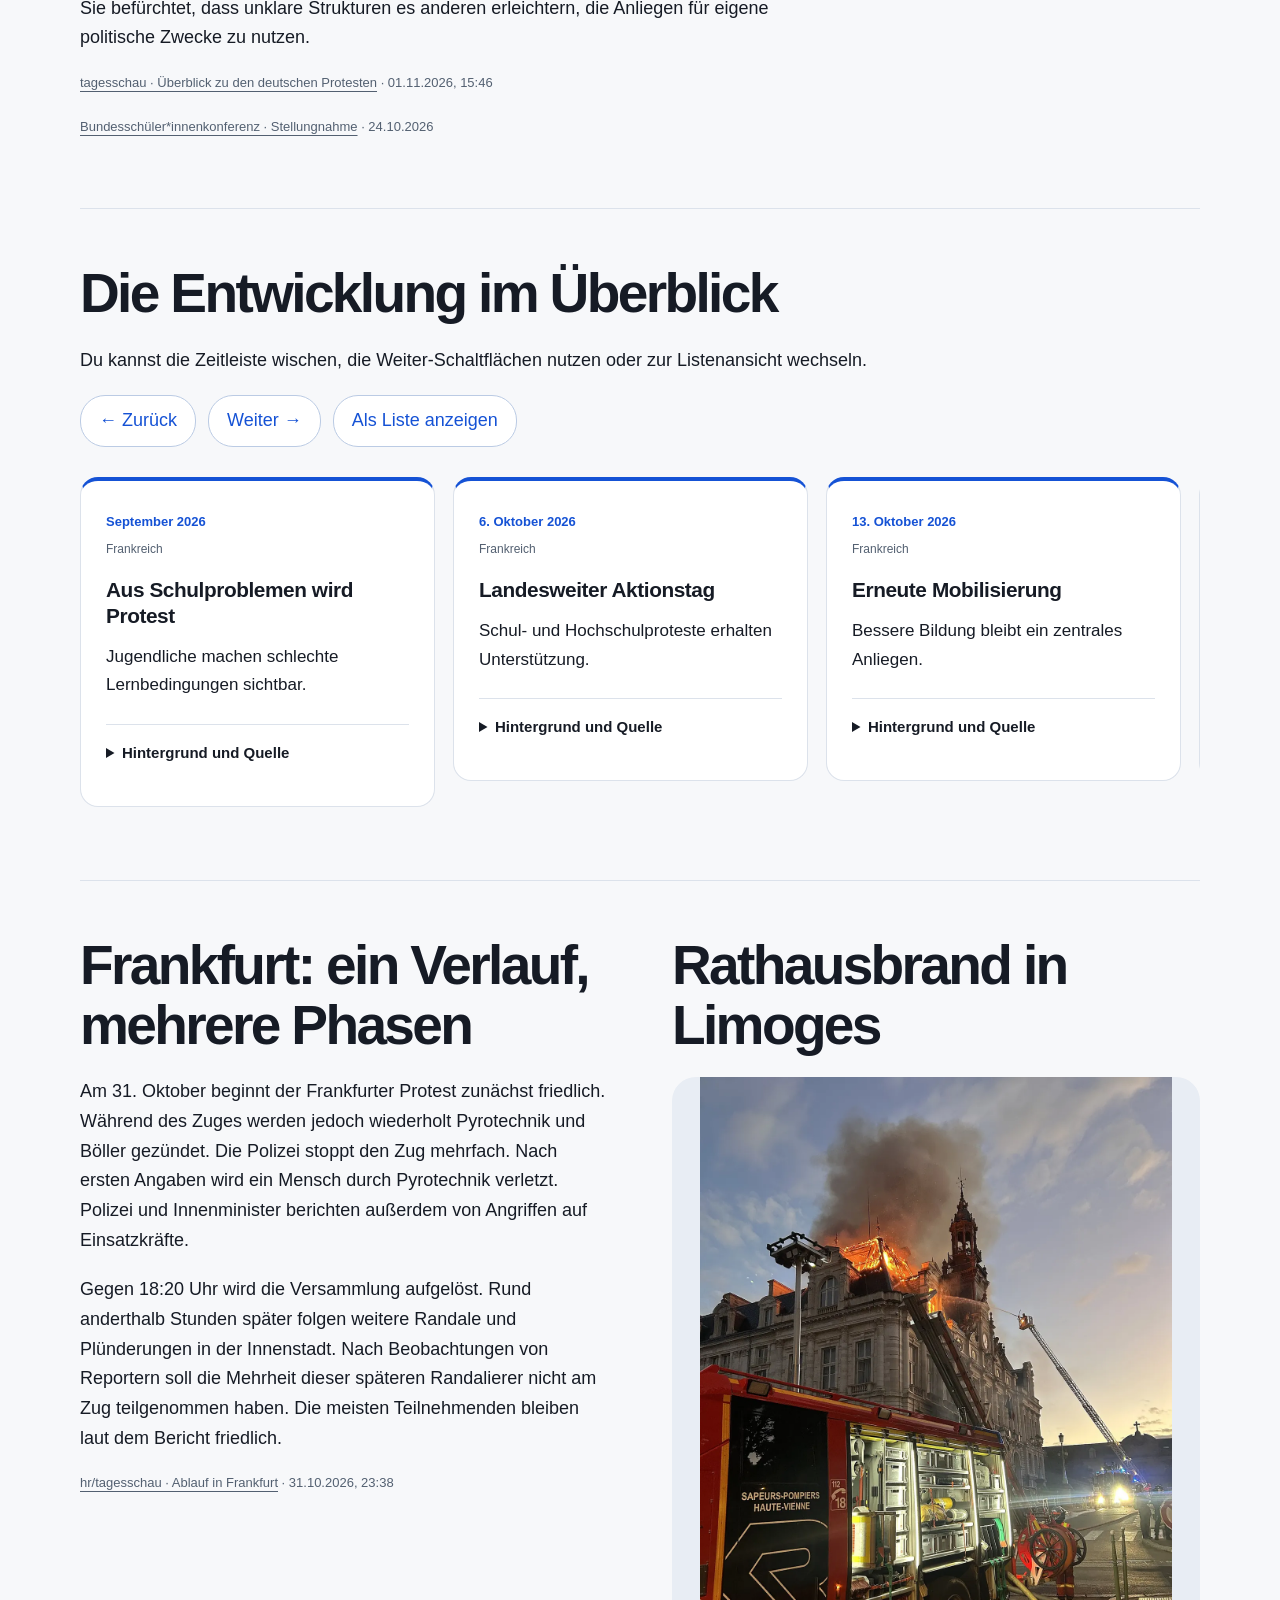
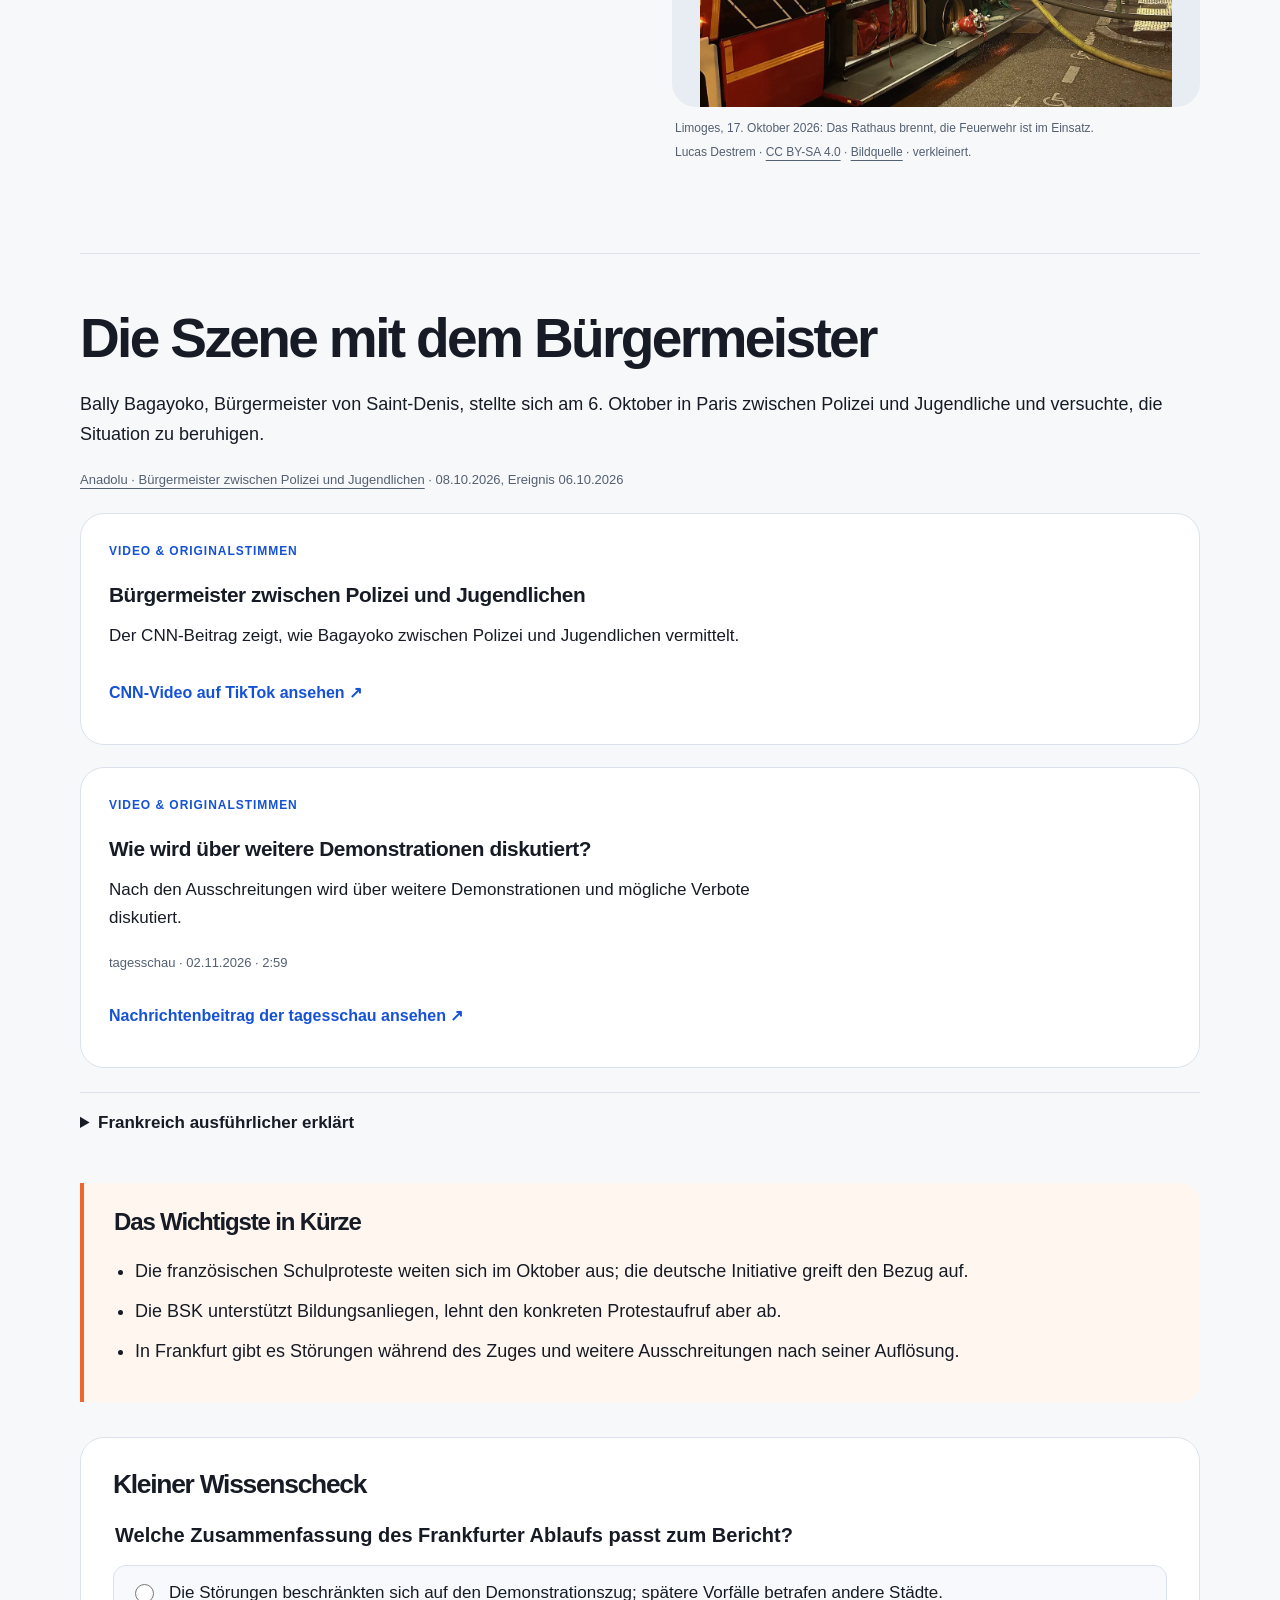
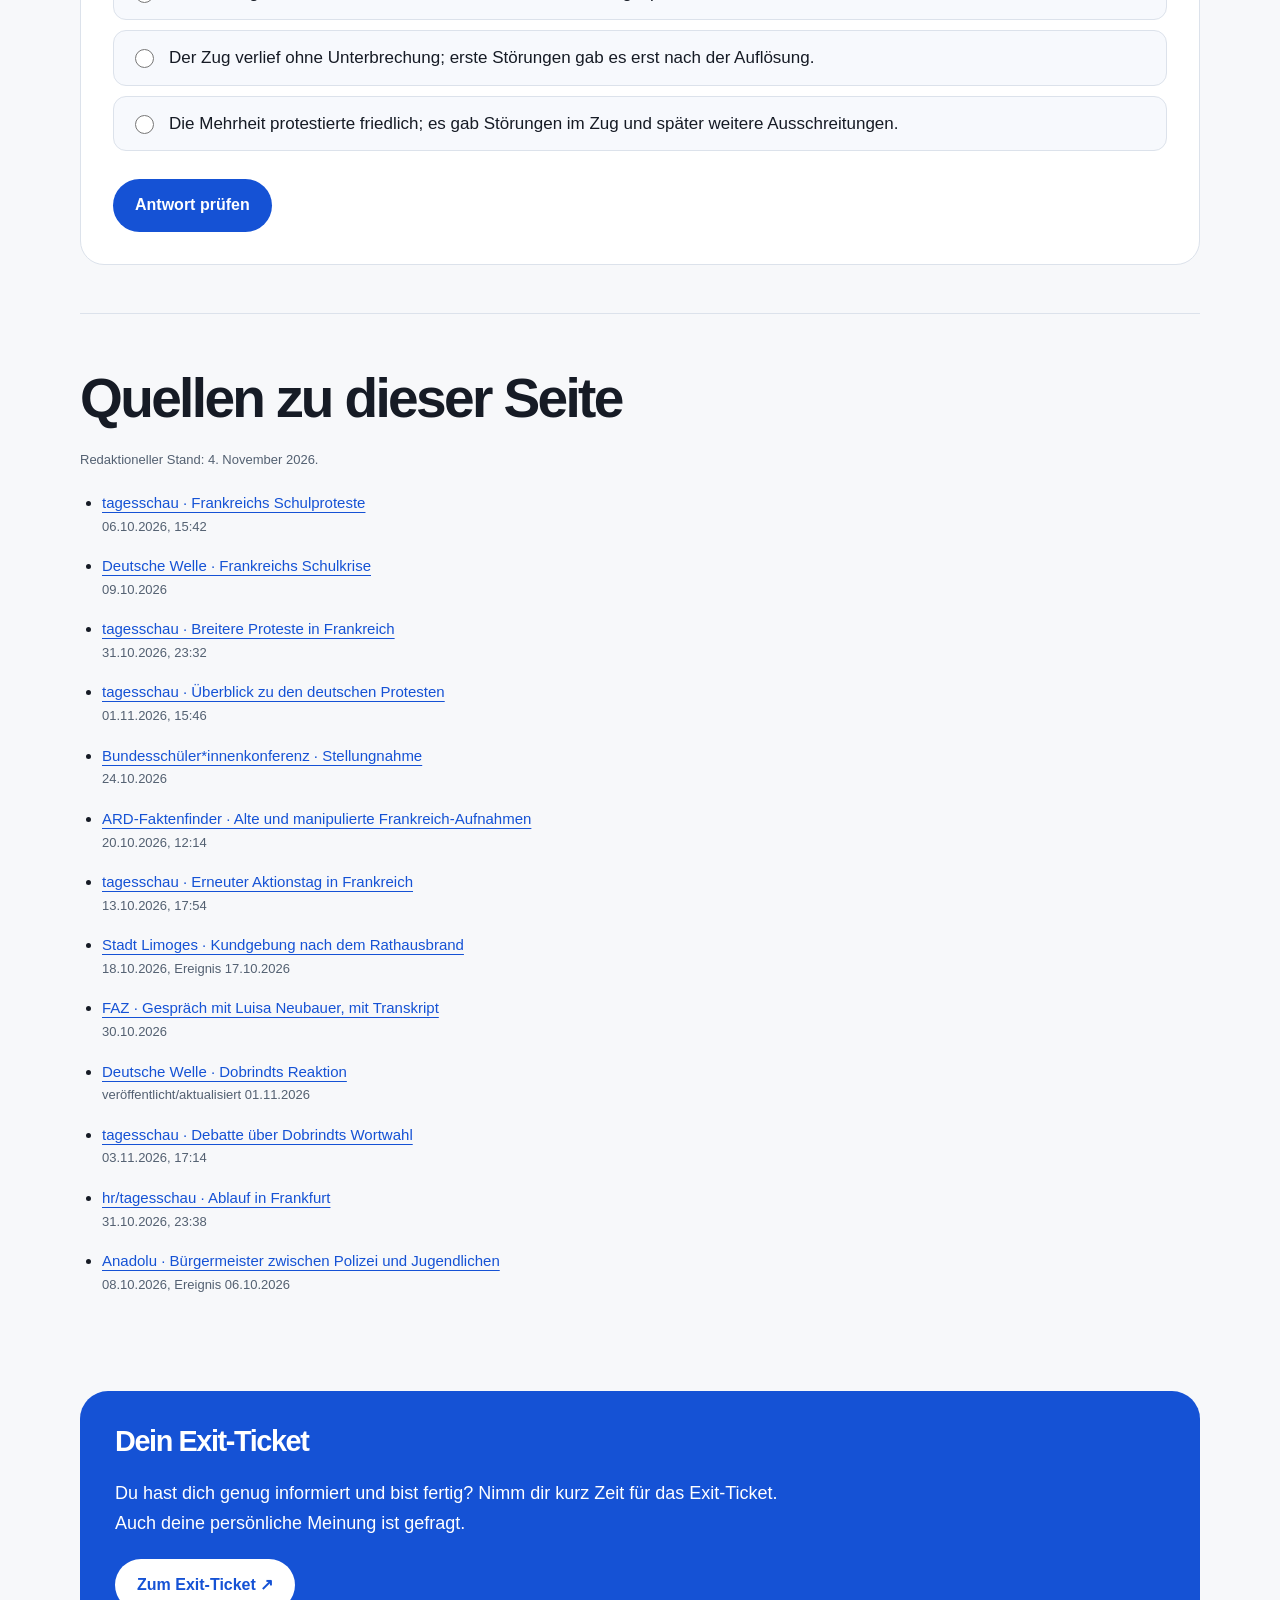
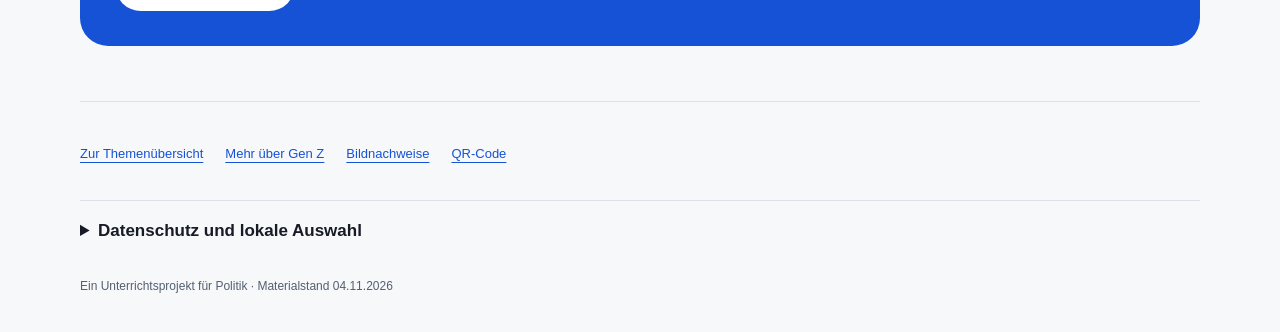
<file: was-ist-passiert.html>
<!doctype html><html lang="de"><head><meta charset="utf-8"><meta name="viewport" content="width=device-width, initial-scale=1"><meta name="description" content="Was ist passiert? – Hintergründe, Stimmen und interaktive Beispiele zu den Gen-Z-Protesten."><title>Was ist passiert? · Gen Z</title><link rel="stylesheet" href="styles.css?v=d39d3e5ef7"><script defer src="config.js"></script><script defer src="app.js?v=0701893d34"></script></head><body><a class="skip" href="#inhalt">Zum Inhalt</a><div class="topbar"><a class="wordmark" href="index.html#start" aria-label="Zur Startseite">GEN Z <span>POLITIK</span></a><nav aria-label="Hauptnavigation"><a href="videos.html">Videos</a><a href="index.html#themen">Themen</a><a href="#quellen">Quellen</a><a class="exit-link" href="https://form.menti.com/s/al8bbbb5jk79" target="_blank" rel="noopener noreferrer">Exit-Ticket ↗</a></nav></div><main class="wrap" id="inhalt"><header class="page-head"><a class="crumb" href="index.html#themen">← Zur Themenübersicht</a><p class="eyebrow">01 · Ereignisse</p><h1>Was ist passiert?</h1><p class="lead">Am Anfang stehen französische Schulproteste. Daraus entwickelt sich eine breitere Debatte, die auch junge Menschen in Deutschland aufgreifen.</p></header><section class="section "><div class="story-grid"><div class="reading"><h2>Es beginnt mit dem Schulalltag</h2><p>Im September 2026 protestieren Jugendliche in französischen Vororten gegen schlechte Lernbedingungen. Sie berichten von Unterrichtsausfall, fehlendem Personal und beschädigten Gebäuden. Anfang Oktober werden Schulen und Hochschulen blockiert; Lehrkräfte, Eltern und Gewerkschaften beteiligen sich. Eine Gewerkschaft vertritt gemeinsame Interessen von Beschäftigten.</p><p>In Frankreich sind unterschiedliche staatliche Ebenen für Personal und Schulgebäude zuständig. Zwischen den Schulen bestehen große Unterschiede bei Ausstattung und Lernbedingungen.</p><p>Im Oktober schließen sich weitere Gruppen an. Nun geht es auch um hohe Lebenshaltungskosten und Kaufkraft – also darum, was Menschen sich von ihrem Einkommen leisten können.</p><p class="source"><a href="https://www.tagesschau.de/ausland/europa/frankreich-proteste-schulen-100.html" target="_blank" rel="noopener noreferrer" class="">tagesschau · Frankreichs Schulproteste</a> · 06.10.2026, 15:42</p><p class="source"><a href="https://amp.dw.com/de/frankreichs-schulkrise-viel-geld-wenig-vertrauen/a-79600306" target="_blank" rel="noopener noreferrer" class="">Deutsche Welle · Frankreichs Schulkrise</a> · 09.10.2026</p><p class="source"><a href="https://www.tagesschau.de/ausland/frankreich-proteste-242.html" target="_blank" rel="noopener noreferrer" class="">tagesschau · Breitere Proteste in Frankreich</a> · 31.10.2026, 23:32</p></div><figure class="photo"><img src="paris-jugendprotest.webp" width="1024" height="683" alt="Viele Menschen stehen und sitzen am Monument de la République in Paris." loading="lazy" decoding="async"><figcaption>Paris, 6. Oktober 2026: Jugendliche bei der Schülerdemonstration am Monument de la République.<span class="credit">FreCha · <a href="https://creativecommons.org/licenses/by-sa/4.0" target="_blank" rel="noopener noreferrer" class="">CC BY-SA 4.0</a> · <a href="https://commons.wikimedia.org/wiki/File:Manifestation_lyc%C3%A9enne_du_6_octobre_2026_%C3%A0_Paris_33.jpg" target="_blank" rel="noopener noreferrer" class="">Bildquelle</a> · verkleinert.</span></figcaption></figure></div></section><section class="section "><div class="reading"><h2>Der Bezug zu Deutschland</h2><p>Die Initiative „Gen Z regelt“ nimmt auf die französischen Proteste Bezug und ruft zum Aktionstag am 31. Oktober auf. Ihre Forderungen umfassen Geld für Bildung und psychosoziale Hilfe wie Beratung oder Psychotherapie, ein bezahlbares Leben, eine gerechte Verteilung von Lasten, Grundrechte, Klimaschutz und die Ablehnung einer Wehrpflicht.</p><p>In den Städten treten unterschiedliche Veranstalter auf. Die Bundesschüler*innenkonferenz, kurz BSK, unterstützt friedliche Bildungsanliegen, distanziert sich aber vom konkreten Aufruf. Sie befürchtet, dass unklare Strukturen es anderen erleichtern, die Anliegen für eigene politische Zwecke zu nutzen.</p></div><p class="source"><a href="https://www.tagesschau.de/inland/gesellschaft/demonstration-protest-genz-100.html" target="_blank" rel="noopener noreferrer" class="">tagesschau · Überblick zu den deutschen Protesten</a> · 01.11.2026, 15:46</p><p class="source"><a href="https://bsk-bund.de/distanzierung-von-den-proteste-am-31-10-2026/" target="_blank" rel="noopener noreferrer" class="">Bundesschüler*innenkonferenz · Stellungnahme</a> · 24.10.2026</p></section><section class="section "><h2>Die Entwicklung im Überblick</h2><p>Du kannst die Zeitleiste wischen, die Weiter-Schaltflächen nutzen oder zur Listenansicht wechseln.</p><div class="timeline-controls"><button id="timeline-prev" type="button" aria-label="Vorherige Station">← Zurück</button><button id="timeline-next" type="button" aria-label="Nächste Station">Weiter →</button><button id="timeline-mode" type="button" aria-pressed="false">Als Liste anzeigen</button></div><div class="timeline-track" id="timeline-track" tabindex="0" aria-label="Zeitleiste mit zehn Stationen; Pfeiltasten bewegen die Ansicht"><article class="milestone"><time>September 2026</time><span class="place">Frankreich</span><h3>Aus Schulproblemen wird Protest</h3><p>Jugendliche machen schlechte Lernbedingungen sichtbar.</p><details><summary>Hintergrund und Quelle</summary><div><p>Die Schulproteste beginnen im September und weiten sich im Oktober aus.</p><p class="source"><a href="https://www.tagesschau.de/faktenfinder/frankreich-proteste-fakes-100.html" target="_blank" rel="noopener noreferrer" class="">ARD-Faktenfinder · Alte und manipulierte Frankreich-Aufnahmen</a> · 20.10.2026, 12:14</p></div></details></article><article class="milestone"><time>6. Oktober 2026</time><span class="place">Frankreich</span><h3>Landesweiter Aktionstag</h3><p>Schul- und Hochschulproteste erhalten Unterstützung.</p><details><summary>Hintergrund und Quelle</summary><div><p>Lehrkräfte, Eltern und Gewerkschaften beteiligen sich. Es kommt auch zu Zusammenstößen und umstrittenen Polizeieinsätzen.</p><p class="source"><a href="https://www.tagesschau.de/ausland/europa/frankreich-proteste-schulen-100.html" target="_blank" rel="noopener noreferrer" class="">tagesschau · Frankreichs Schulproteste</a> · 06.10.2026, 15:42</p></div></details></article><article class="milestone"><time>13. Oktober 2026</time><span class="place">Frankreich</span><h3>Erneute Mobilisierung</h3><p>Bessere Bildung bleibt ein zentrales Anliegen.</p><details><summary>Hintergrund und Quelle</summary><div><p>Schülerinnen, Schüler und Studierende protestieren erneut für bessere Lernbedingungen.</p><p class="source"><a href="https://www.tagesschau.de/ausland/frankreich-schueler-studenten-proteste-100.html" target="_blank" rel="noopener noreferrer" class="">tagesschau · Erneuter Aktionstag in Frankreich</a> · 13.10.2026, 17:54</p></div></details></article><article class="milestone"><time>17. Oktober 2026</time><span class="place">Limoges, Frankreich</span><h3>Das Rathaus brennt</h3><p>Bei breiteren Protesten kommt es zu schweren Gewalttaten.</p><details><summary>Hintergrund und Quelle</summary><div><p>Die Feuerwehr bekämpft den Brand im Rathaus von Limoges.</p><p class="source"><a href="https://www.limoges.fr/actualites/rassemblement-et-marche-symbolique-des-elus-et-citoyens-jusqua-lhotel-de-ville" target="_blank" rel="noopener noreferrer" class="">Stadt Limoges · Kundgebung nach dem Rathausbrand</a> · 18.10.2026, Ereignis 17.10.2026</p></div></details></article><article class="milestone"><time>24. Oktober 2026</time><span class="place">Deutschland</span><h3>Die BSK distanziert sich</h3><p>Die Schülervertretung will eigene friedliche Bildungsproteste.</p><details><summary>Hintergrund und Quelle</summary><div><p>Die BSK kritisiert undurchsichtige Organisation und lehnt Gewalt ab. Sie unterstützt den konkreten Protesttag nicht.</p><p class="source"><a href="https://bsk-bund.de/distanzierung-von-den-proteste-am-31-10-2026/" target="_blank" rel="noopener noreferrer" class="">Bundesschüler*innenkonferenz · Stellungnahme</a> · 24.10.2026</p></div></details></article><article class="milestone"><time>30. Oktober 2026</time><span class="place">Deutschland</span><h3>Neubauer fordert Gehör</h3><p>Die Aktivistin spricht im FAZ-Gespräch über die Anliegen.</p><details><summary>Hintergrund und Quelle</summary><div><p>Sie fordert, dass Politik die Sorgen junger Menschen ernst nimmt und das Gespräch sucht.</p><p class="source"><a href="https://podcastfuerdeutschland.podigee.io/2096-luisa-neubauer-zu-gen-z-regelt-junge-menschen-werden-behandelt-wie-ausserirdische" target="_blank" rel="noopener noreferrer" class="">FAZ · Gespräch mit Luisa Neubauer, mit Transkript</a> · 30.10.2026</p></div></details></article><article class="milestone"><time>31. Oktober 2026</time><span class="place">Frankreich</span><h3>Breitere soziale Proteste</h3><p>Bildungsanliegen verbinden sich mit Fragen der Lebenshaltung.</p><details><summary>Hintergrund und Quelle</summary><div><p>Am dritten Samstag breiter Proteste werden friedliche Versammlungen und örtliche Zusammenstöße berichtet.</p><p class="source"><a href="https://www.tagesschau.de/ausland/frankreich-proteste-242.html" target="_blank" rel="noopener noreferrer" class="">tagesschau · Breitere Proteste in Frankreich</a> · 31.10.2026, 23:32</p></div></details></article><article class="milestone"><time>31. Oktober 2026</time><span class="place">Deutschland</span><h3>Der deutsche Aktionstag</h3><p>In mehr als 30 Städten wird demonstriert.</p><details><summary>Hintergrund und Quelle</summary><div><p>In Frankfurt kommt es während des Demonstrationszuges und später in der Innenstadt zu Störungen und Ausschreitungen.</p><p class="source"><a href="https://www.tagesschau.de/inland/gesellschaft/demonstration-protest-genz-100.html" target="_blank" rel="noopener noreferrer" class="">tagesschau · Überblick zu den deutschen Protesten</a> · 01.11.2026, 15:46</p></div></details></article><article class="milestone"><time>1. November 2026</time><span class="place">Deutschland</span><h3>Die Sicherheitsdebatte beginnt</h3><p>Politik und Veranstalter reagieren auf Gewalt.</p><details><summary>Hintergrund und Quelle</summary><div><p>Dobrindt verlangt Konsequenzen für Täter. Veranstalter grenzen sich von Gewalt ab. Über Ursachen und Verantwortung wird gestritten.</p><p class="source"><a href="https://amp.dw.com/de/gen-z-proteste-dobrindt-fordert-harte-strafen-f%C3%BCr-randalierer/a-79820787" target="_blank" rel="noopener noreferrer" class="">Deutsche Welle · Dobrindts Reaktion</a> · veröffentlicht/aktualisiert 01.11.2026</p></div></details></article><article class="milestone"><time>3. November 2026</time><span class="place">Deutschland</span><h3>Streit über die Wortwahl</h3><p>Dobrindt hält an seiner Formulierung fest.</p><details><summary>Hintergrund und Quelle</summary><div><p>Boris Pistorius und Norbert Röttgen kritisieren die Formulierung zum migrantischen Milieu. Dobrindt verteidigt seine Wortwahl.</p><p class="source"><a href="https://www.tagesschau.de/inland/innenpolitik/dobrindt-genz-proteste-100.html" target="_blank" rel="noopener noreferrer" class="">tagesschau · Debatte über Dobrindts Wortwahl</a> · 03.11.2026, 17:14</p></div></details></article></div></section><section class="section "><div class="two"><div><h2>Frankfurt: ein Verlauf, mehrere Phasen</h2><p>Am 31. Oktober beginnt der Frankfurter Protest zunächst friedlich. Während des Zuges werden jedoch wiederholt Pyrotechnik und Böller gezündet. Die Polizei stoppt den Zug mehrfach. Nach ersten Angaben wird ein Mensch durch Pyrotechnik verletzt. Polizei und Innenminister berichten außerdem von Angriffen auf Einsatzkräfte.</p><p>Gegen 18:20 Uhr wird die Versammlung aufgelöst. Rund anderthalb Stunden später folgen weitere Randale und Plünderungen in der Innenstadt. Nach Beobachtungen von Reportern soll die Mehrheit dieser späteren Randalierer nicht am Zug teilgenommen haben. Die meisten Teilnehmenden bleiben laut dem Bericht friedlich.</p><p class="source"><a href="https://www.tagesschau.de/inland/regional/hessen/hr-gen-z-demo-in-frankfurt-tausende-demonstrierende-bei-protesten-in-innenstadt-erwartet-100.html" target="_blank" rel="noopener noreferrer" class="">hr/tagesschau · Ablauf in Frankfurt</a> · 31.10.2026, 23:38</p></div><div><h2>Rathausbrand in Limoges</h2><figure class="photo portrait"><img src="limoges-rathausbrand.webp" width="1200" height="1600" alt="Das Dach des Rathauses von Limoges brennt. Vor dem Gebäude steht ein Feuerwehrfahrzeug." loading="lazy" decoding="async"><figcaption>Limoges, 17. Oktober 2026: Das Rathaus brennt, die Feuerwehr ist im Einsatz.<span class="credit">Lucas Destrem · <a href="https://creativecommons.org/licenses/by-sa/4.0" target="_blank" rel="noopener noreferrer" class="">CC BY-SA 4.0</a> · <a href="https://commons.wikimedia.org/wiki/File:Incendie_Hotel_de_ville_Limoges_20261017-192711.jpg" target="_blank" rel="noopener noreferrer" class="">Bildquelle</a> · verkleinert.</span></figcaption></figure></div></div></section><section class="section "><h2>Die Szene mit dem Bürgermeister</h2><p>Bally Bagayoko, Bürgermeister von Saint-Denis, stellte sich am 6. Oktober in Paris zwischen Polizei und Jugendliche und versuchte, die Situation zu beruhigen.</p><p class="source"><a href="https://m.aa.com.tr/fr/france/france-les-images-du-maire-de-saint-denis-s-interposant-entre-lyc%C3%A9ens-et-policiers-%C3%A0-paris-deviennent-virales/4082327" target="_blank" rel="noopener noreferrer" class="">Anadolu · Bürgermeister zwischen Polizei und Jugendlichen</a> · 08.10.2026, Ereignis 06.10.2026</p><article class="media-card"><p class="tag">Video & Originalstimmen</p><h3>Bürgermeister zwischen Polizei und Jugendlichen</h3><p>Der CNN-Beitrag zeigt, wie Bagayoko zwischen Polizei und Jugendlichen vermittelt.</p><a href="https://www.tiktok.com/@cnn/video/7694111711623744782" target="_blank" rel="noopener noreferrer" class="media-link">CNN-Video auf TikTok ansehen ↗</a></article><article class="media-card"><p class="tag">Video & Originalstimmen</p><h3>Wie wird über weitere Demonstrationen diskutiert?</h3><p>Nach den Ausschreitungen wird über weitere Demonstrationen und mögliche Verbote diskutiert.</p><p class=media-meta>tagesschau · 02.11.2026 · 2:59</p><a href="https://www.tagesschau.de/video/video-1676522.html" target="_blank" rel="noopener noreferrer" class="media-link">Nachrichtenbeitrag der tagesschau ansehen ↗</a></article><details><summary>Frankreich ausführlicher erklärt</summary><div><article class="media-card"><p class="tag">Video & Originalstimmen</p><h3>Was ist los in Frankreich?</h3><p>MrWissen2go erläutert die Schulproteste und die Entwicklung zur breiteren Auseinandersetzung.</p><p class=media-meta>19.10.2026 · 12 Minuten</p><a href="https://www.zdf.de/video/explainer/funk-collection-funk-8423-1222/funk-proteste--gewalt-was-ist-los-in-frankreich-102" target="_blank" rel="noopener noreferrer" class="media-link">Erklärvideo bei ZDF/funk ansehen ↗</a></article></div></details><aside class="summary-box"><h2>Das Wichtigste in Kürze</h2><ul><li>Die französischen Schulproteste weiten sich im Oktober aus; die deutsche Initiative greift den Bezug auf.</li><li>Die BSK unterstützt Bildungsanliegen, lehnt den konkreten Protestaufruf aber ab.</li><li>In Frankfurt gibt es Störungen während des Zuges und weitere Ausschreitungen nach seiner Auflösung.</li></ul></aside><form class="check panel" data-feedback="[&quot;Spätere Ausschreitungen und Plünderungen werden gerade für die Frankfurter Innenstadt berichtet.&quot;, &quot;Die Polizei hielt den Zug bereits wegen Pyrotechnik mehrfach an. Die Auflösung trennt deshalb nicht alle friedlichen von allen gewaltsamen Handlungen.&quot;, &quot;Das passt. Der konkrete Ablauf ist genauer als die Vorstellung einer völlig störungsfreien Demo oder einer insgesamt gewalttätigen Menschenmenge.&quot;]"><h2>Kleiner Wissenscheck</h2><fieldset><legend>Welche Zusammenfassung des Frankfurter Ablaufs passt zum Bericht?</legend><div class="answers"><label class="answer"><input type="radio" name="ablauf" value="0"><span>Die Störungen beschränkten sich auf den Demonstrationszug; spätere Vorfälle betrafen andere Städte.</span></label><label class="answer"><input type="radio" name="ablauf" value="1"><span>Der Zug verlief ohne Unterbrechung; erste Störungen gab es erst nach der Auflösung.</span></label><label class="answer"><input type="radio" name="ablauf" value="2"><span>Die Mehrheit protestierte friedlich; es gab Störungen im Zug und später weitere Ausschreitungen.</span></label></div></fieldset><button class="primary" type="submit">Antwort prüfen</button><p class="feedback" role="status" tabindex="-1" hidden></p></form></section><section class="section " id=quellen><h2>Quellen zu dieser Seite</h2><p class="small">Redaktioneller Stand: 4. November 2026.</p><ul class="source-list"><li><a href="https://www.tagesschau.de/ausland/europa/frankreich-proteste-schulen-100.html" target="_blank" rel="noopener noreferrer" class="">tagesschau · Frankreichs Schulproteste</a><span>06.10.2026, 15:42</span></li><li><a href="https://amp.dw.com/de/frankreichs-schulkrise-viel-geld-wenig-vertrauen/a-79600306" target="_blank" rel="noopener noreferrer" class="">Deutsche Welle · Frankreichs Schulkrise</a><span>09.10.2026</span></li><li><a href="https://www.tagesschau.de/ausland/frankreich-proteste-242.html" target="_blank" rel="noopener noreferrer" class="">tagesschau · Breitere Proteste in Frankreich</a><span>31.10.2026, 23:32</span></li><li><a href="https://www.tagesschau.de/inland/gesellschaft/demonstration-protest-genz-100.html" target="_blank" rel="noopener noreferrer" class="">tagesschau · Überblick zu den deutschen Protesten</a><span>01.11.2026, 15:46</span></li><li><a href="https://bsk-bund.de/distanzierung-von-den-proteste-am-31-10-2026/" target="_blank" rel="noopener noreferrer" class="">Bundesschüler*innenkonferenz · Stellungnahme</a><span>24.10.2026</span></li><li><a href="https://www.tagesschau.de/faktenfinder/frankreich-proteste-fakes-100.html" target="_blank" rel="noopener noreferrer" class="">ARD-Faktenfinder · Alte und manipulierte Frankreich-Aufnahmen</a><span>20.10.2026, 12:14</span></li><li><a href="https://www.tagesschau.de/ausland/frankreich-schueler-studenten-proteste-100.html" target="_blank" rel="noopener noreferrer" class="">tagesschau · Erneuter Aktionstag in Frankreich</a><span>13.10.2026, 17:54</span></li><li><a href="https://www.limoges.fr/actualites/rassemblement-et-marche-symbolique-des-elus-et-citoyens-jusqua-lhotel-de-ville" target="_blank" rel="noopener noreferrer" class="">Stadt Limoges · Kundgebung nach dem Rathausbrand</a><span>18.10.2026, Ereignis 17.10.2026</span></li><li><a href="https://podcastfuerdeutschland.podigee.io/2096-luisa-neubauer-zu-gen-z-regelt-junge-menschen-werden-behandelt-wie-ausserirdische" target="_blank" rel="noopener noreferrer" class="">FAZ · Gespräch mit Luisa Neubauer, mit Transkript</a><span>30.10.2026</span></li><li><a href="https://amp.dw.com/de/gen-z-proteste-dobrindt-fordert-harte-strafen-f%C3%BCr-randalierer/a-79820787" target="_blank" rel="noopener noreferrer" class="">Deutsche Welle · Dobrindts Reaktion</a><span>veröffentlicht/aktualisiert 01.11.2026</span></li><li><a href="https://www.tagesschau.de/inland/innenpolitik/dobrindt-genz-proteste-100.html" target="_blank" rel="noopener noreferrer" class="">tagesschau · Debatte über Dobrindts Wortwahl</a><span>03.11.2026, 17:14</span></li><li><a href="https://www.tagesschau.de/inland/regional/hessen/hr-gen-z-demo-in-frankfurt-tausende-demonstrierende-bei-protesten-in-innenstadt-erwartet-100.html" target="_blank" rel="noopener noreferrer" class="">hr/tagesschau · Ablauf in Frankfurt</a><span>31.10.2026, 23:38</span></li><li><a href="https://m.aa.com.tr/fr/france/france-les-images-du-maire-de-saint-denis-s-interposant-entre-lyc%C3%A9ens-et-policiers-%C3%A0-paris-deviennent-virales/4082327" target="_blank" rel="noopener noreferrer" class="">Anadolu · Bürgermeister zwischen Polizei und Jugendlichen</a><span>08.10.2026, Ereignis 06.10.2026</span></li></ul></section><section class="exit-band"><h2>Dein Exit-Ticket</h2><p>Du hast dich genug informiert und bist fertig? Nimm dir kurz Zeit für das Exit-Ticket. Auch deine persönliche Meinung ist gefragt.</p><a class="primary menti-link" href="https://form.menti.com/s/al8bbbb5jk79" target="_blank" rel="noopener noreferrer">Zum Exit-Ticket ↗</a></section><footer class="page-footer"><nav aria-label="Weitere Links"><a href="index.html#themen">Zur Themenübersicht</a><a href="gen-z.html">Mehr über Gen Z</a><a href="BILDNACHWEISE.md">Bildnachweise</a><a href="qr-website.svg">QR-Code</a></nav><details><summary>Datenschutz und lokale Auswahl</summary><div><p>Merkliste und Einschätzung werden im Browser dieses Geräts gespeichert. Es gibt keine Analyse- oder Werbeskripte. GitHub verarbeitet beim Seitenaufruf technisch erforderliche Verbindungsdaten.</p><button type="button" class="quiet" data-clear-local>Lokale Auswahl löschen</button><p id="local-status" role="status"></p></div></details><p>Ein Unterrichtsprojekt für Politik · Materialstand 04.11.2026</p></footer></main><noscript><p class="wrap">Für die Interaktionen wird JavaScript benötigt.</p></noscript></body></html>
</file>
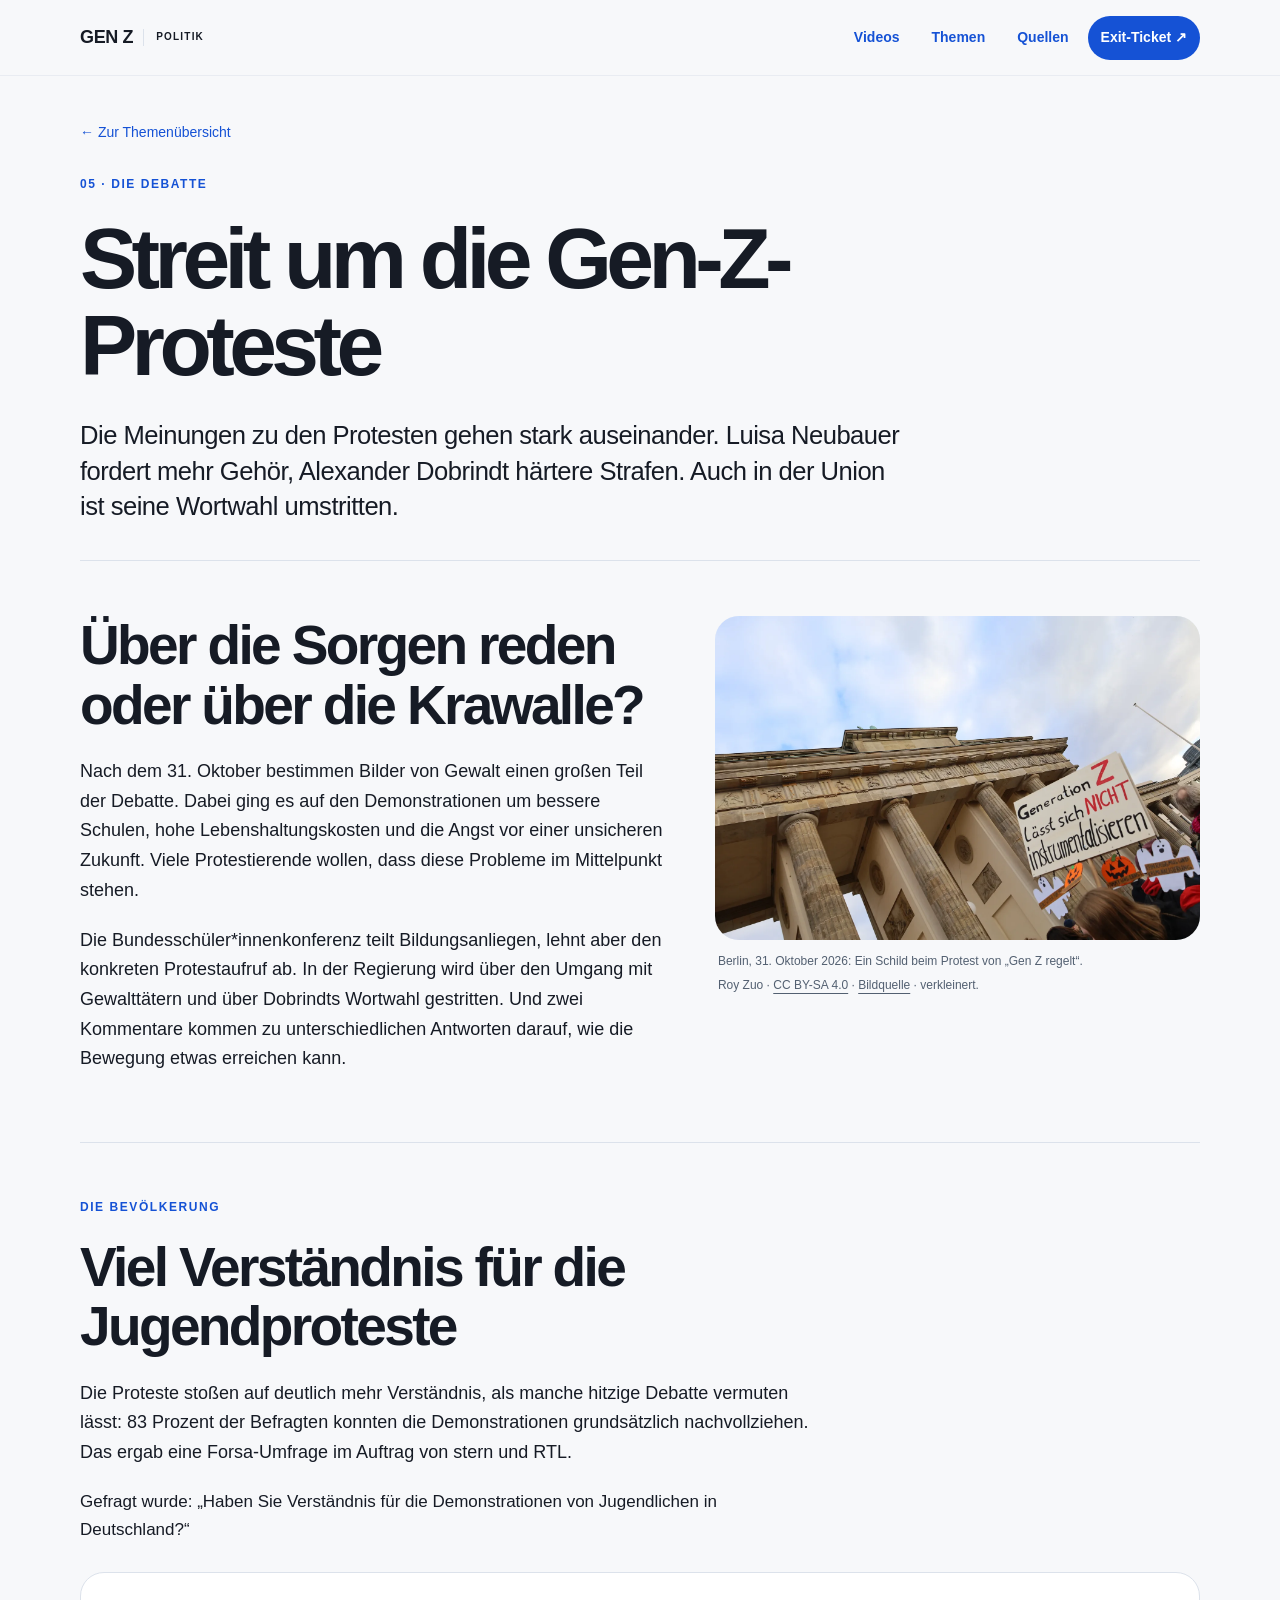
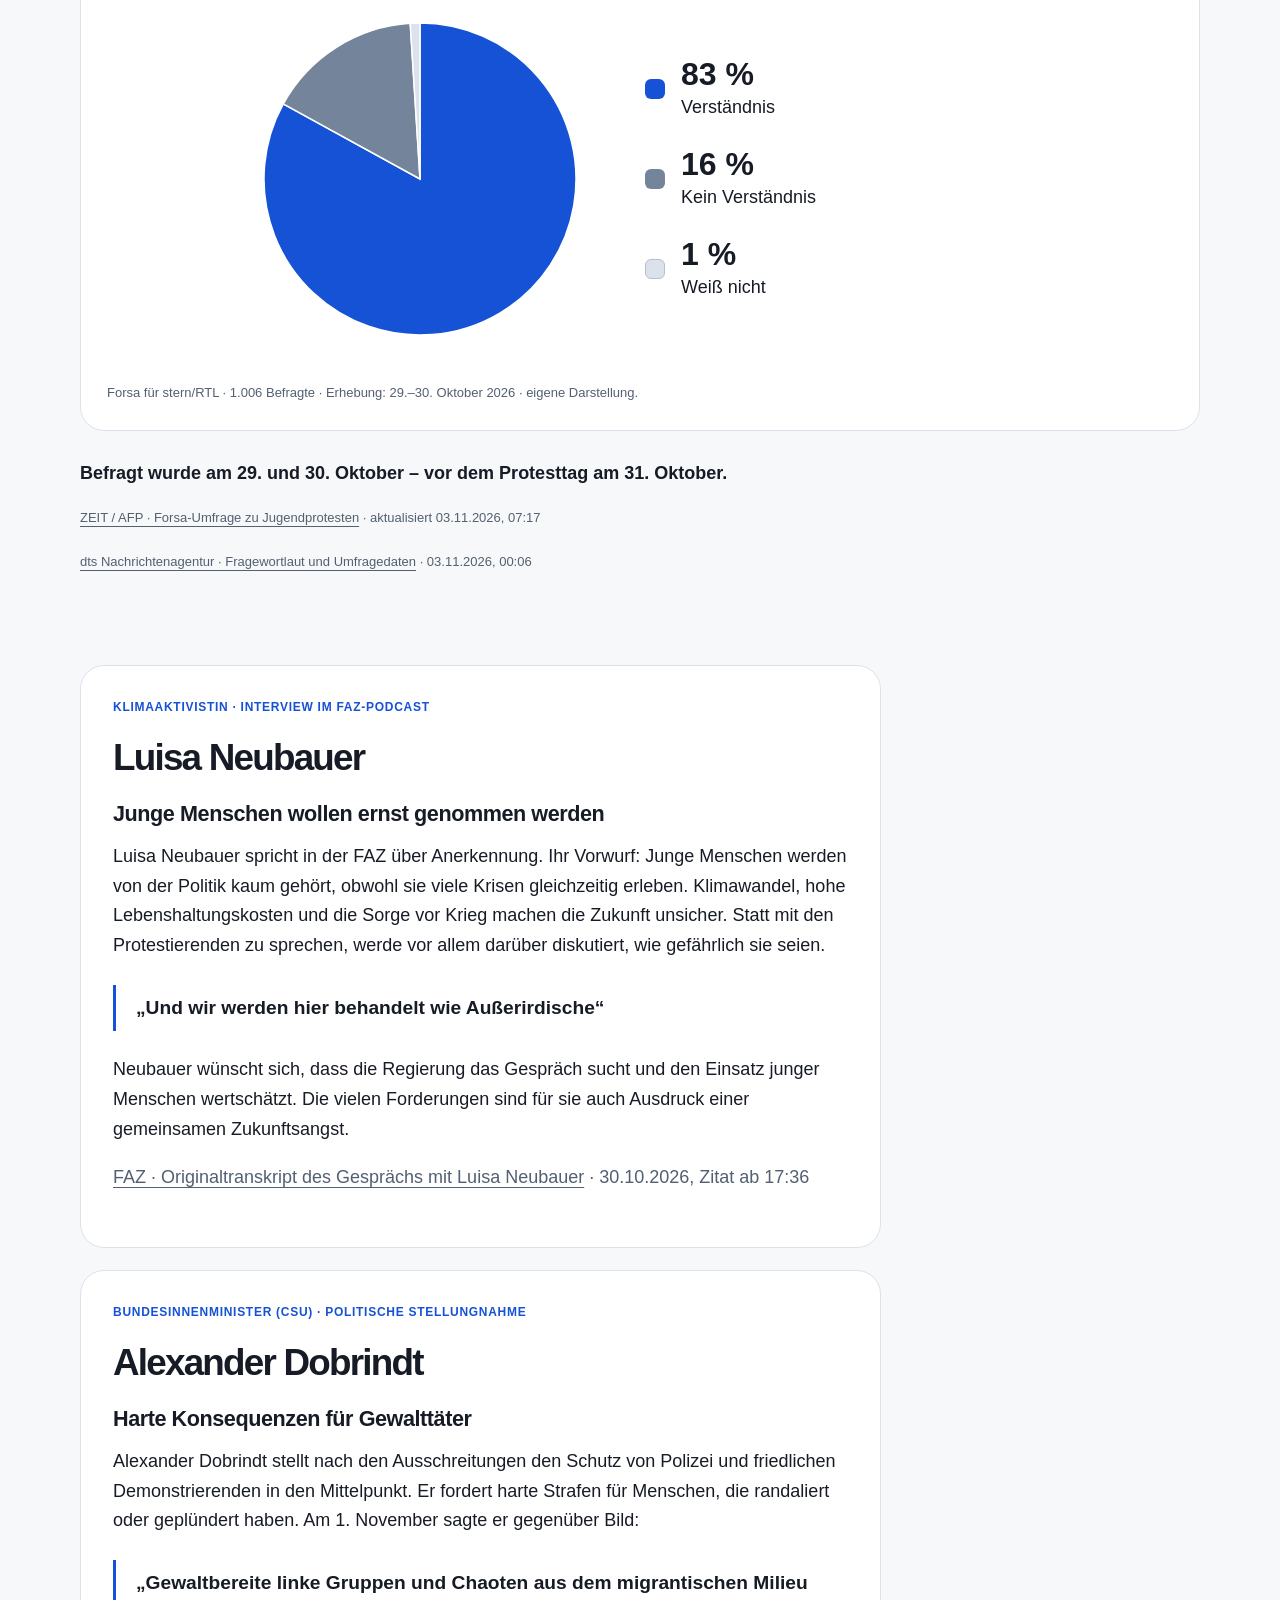
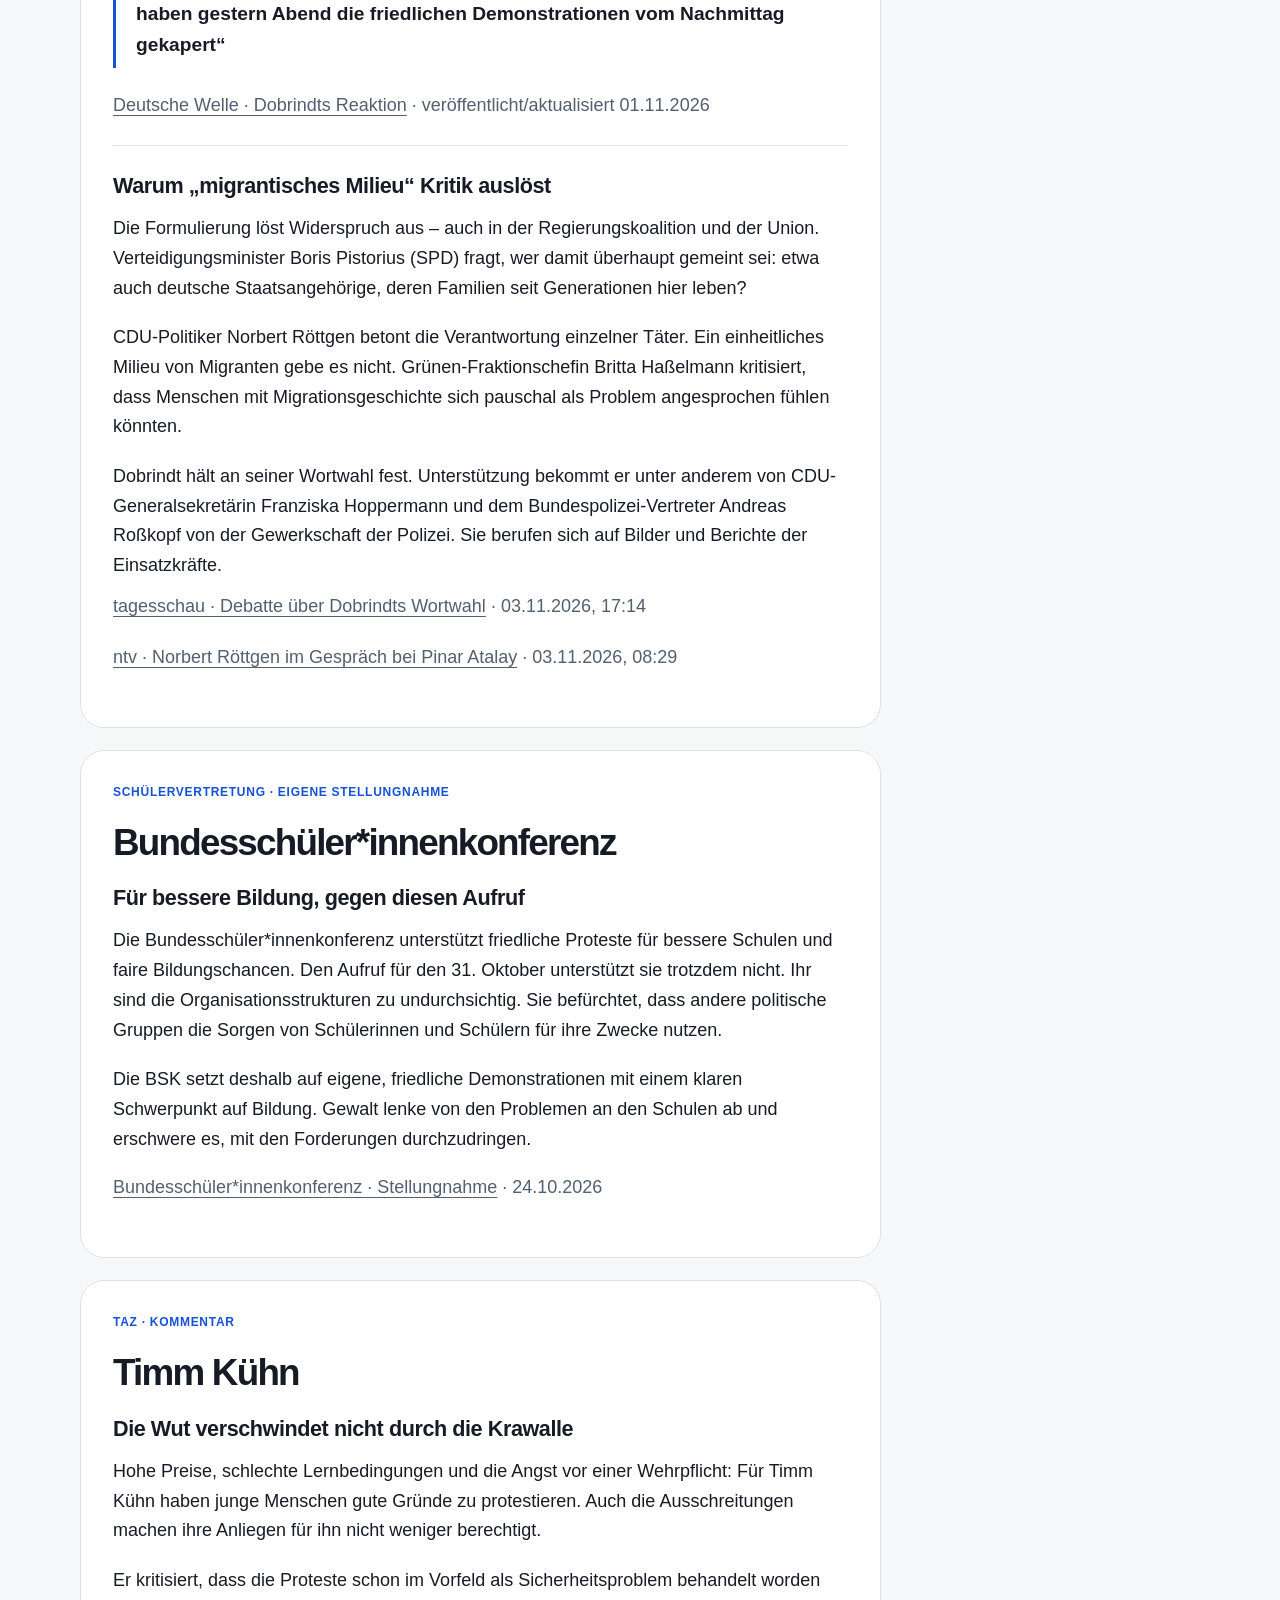
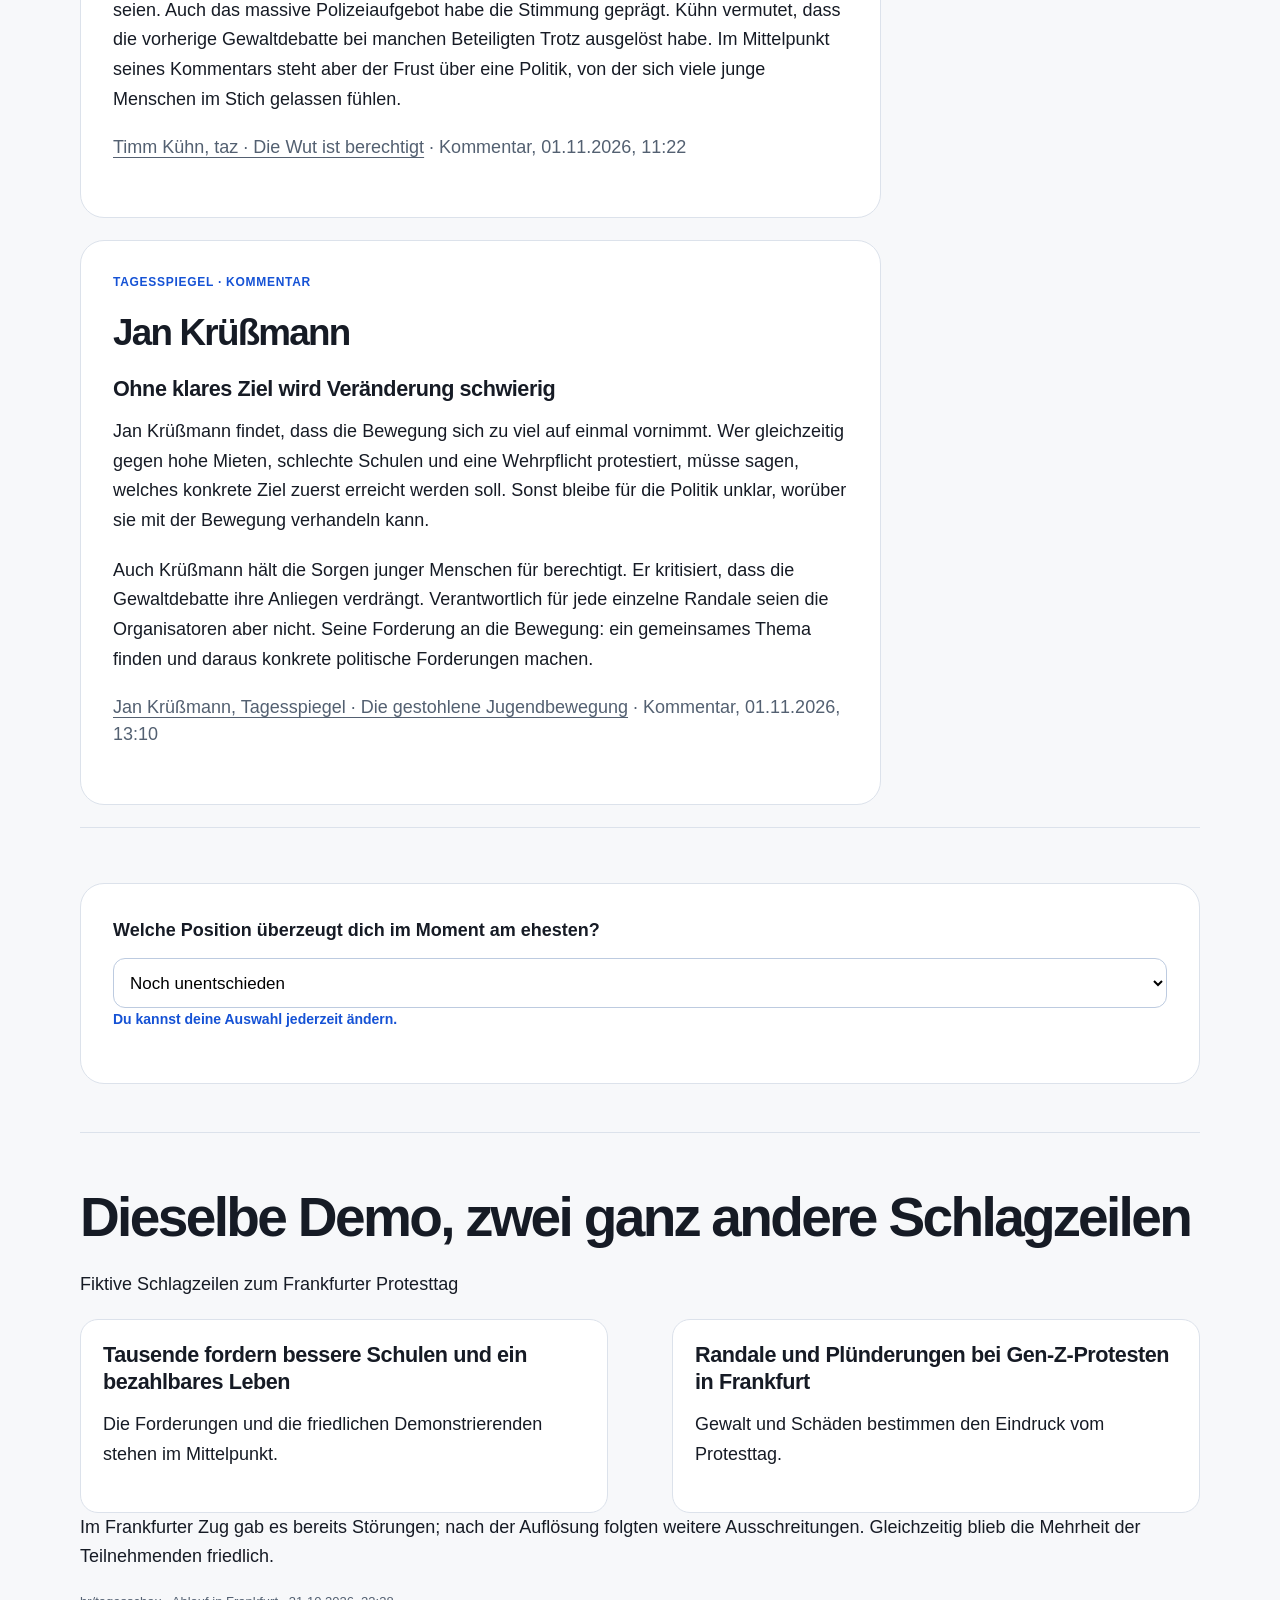
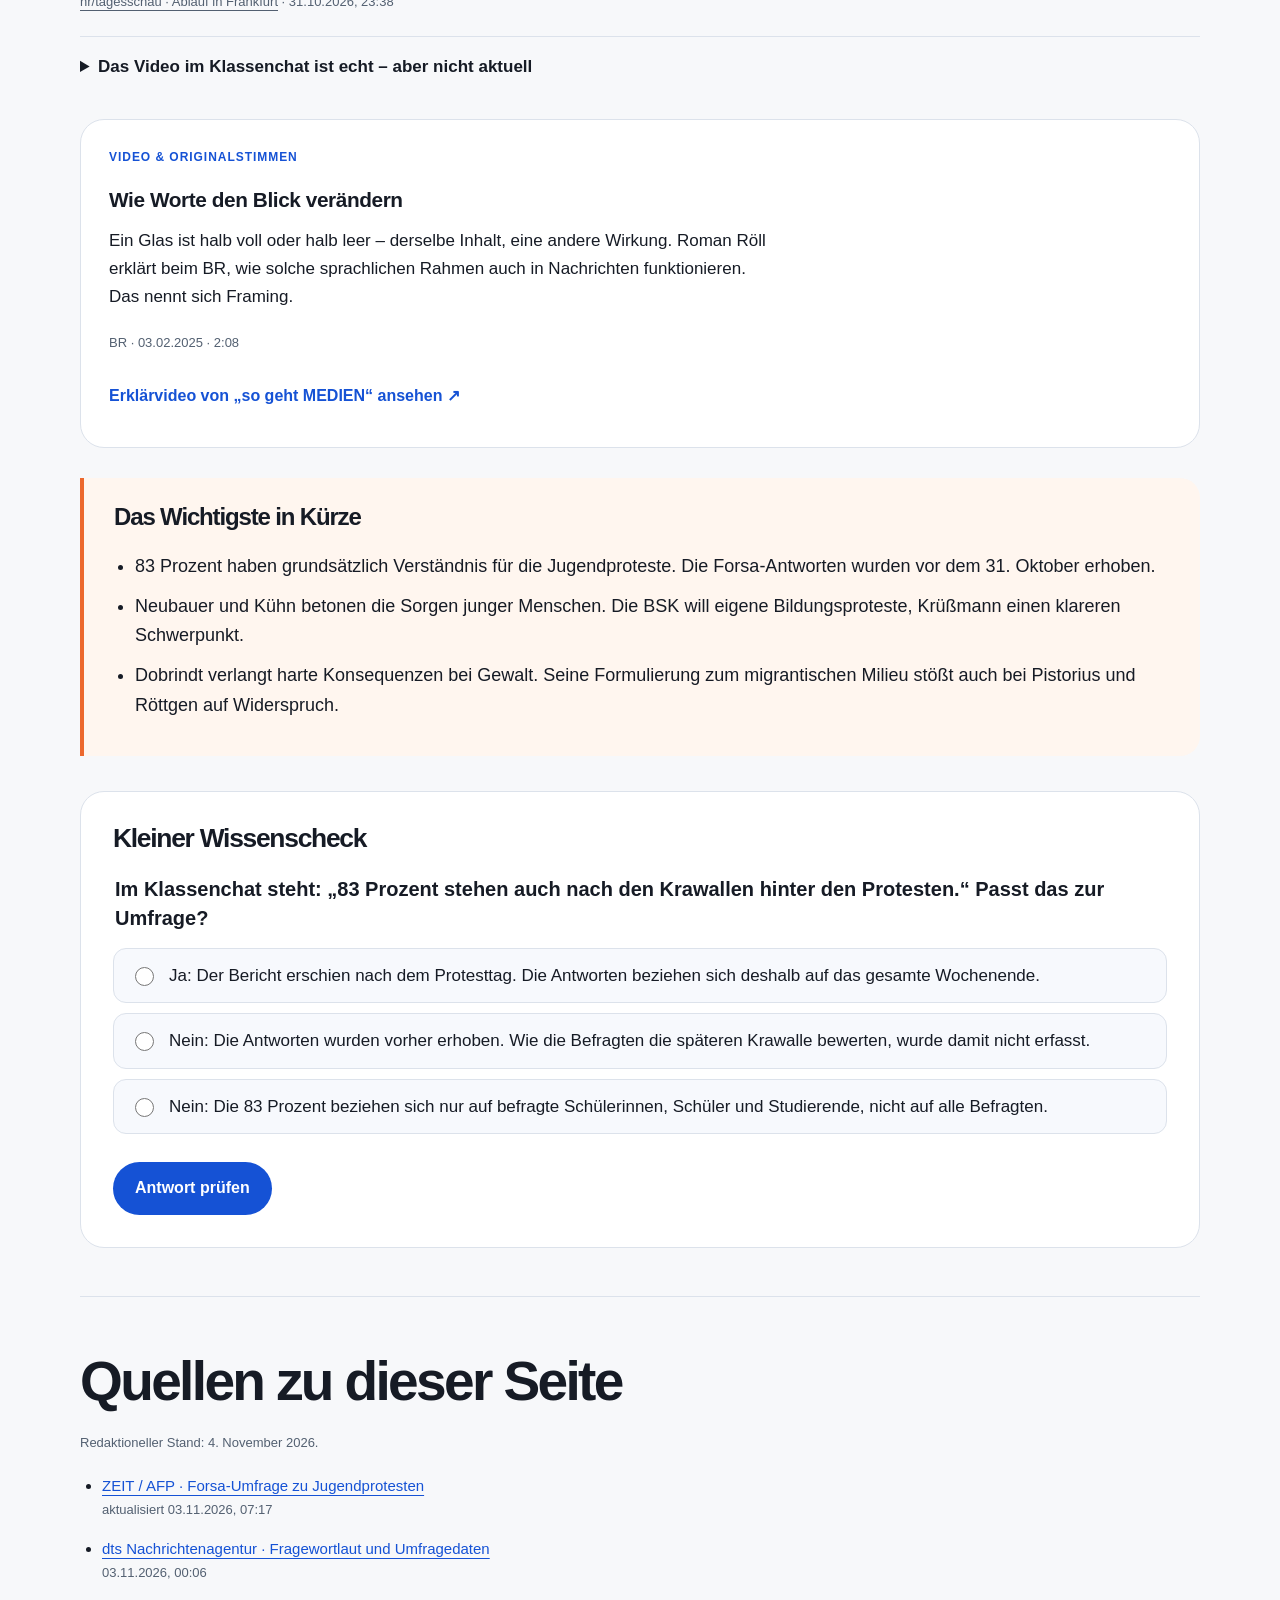
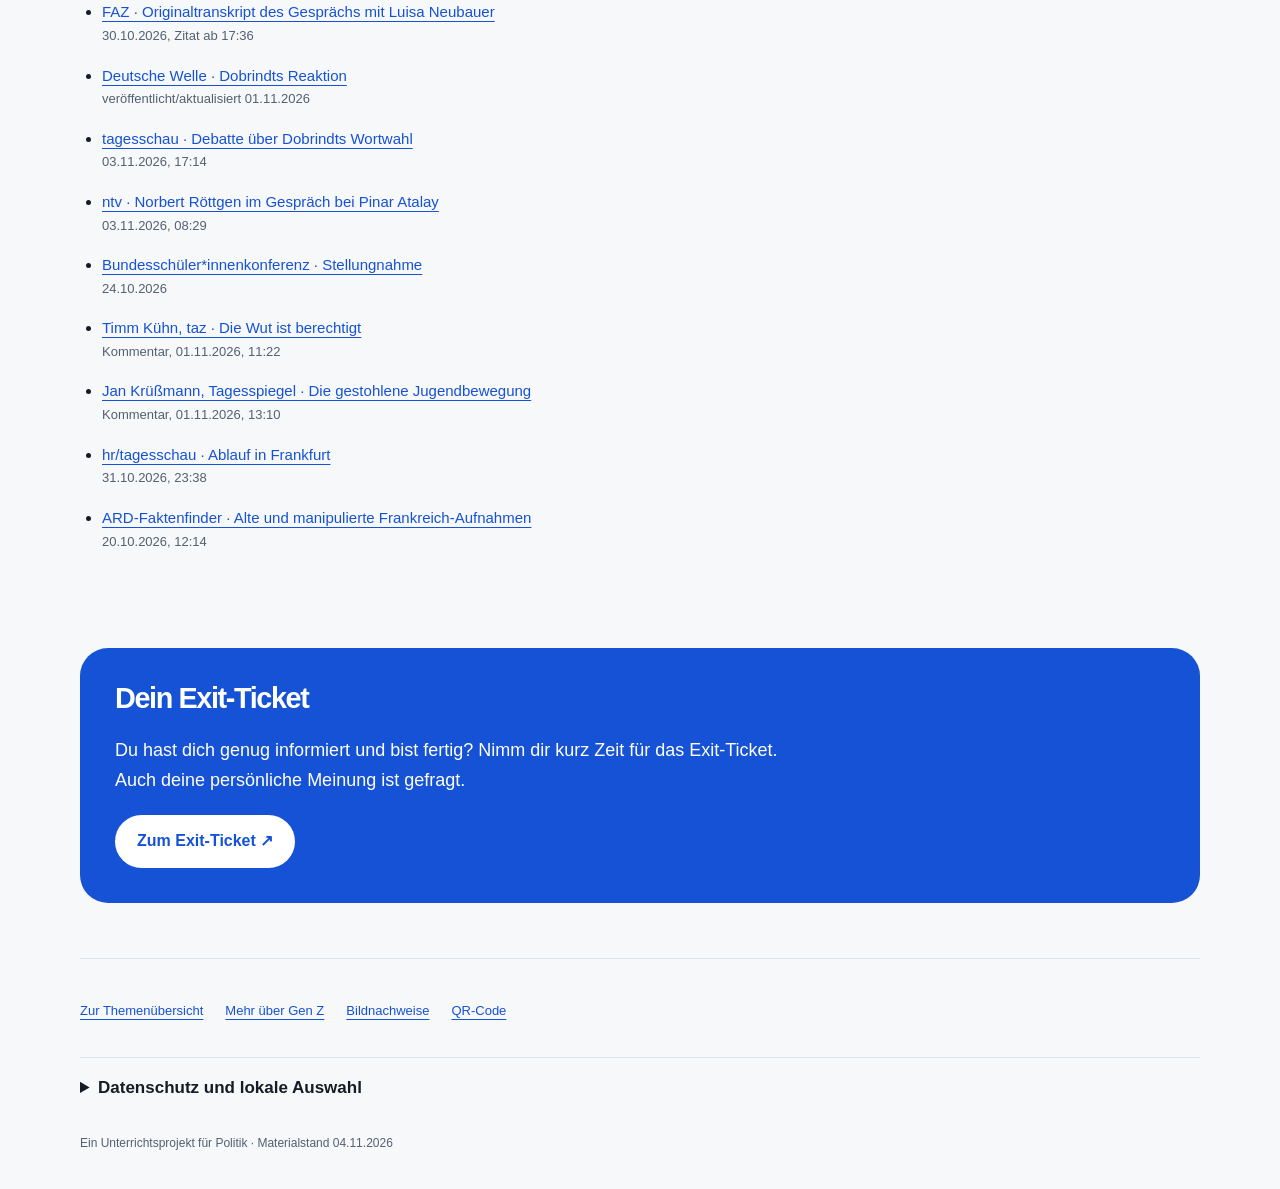
<file: wer-sagt-was.html>
<!doctype html><html lang="de"><head><meta charset="utf-8"><meta name="viewport" content="width=device-width, initial-scale=1"><meta name="description" content="Streit um die Gen-Z-Proteste – Hintergründe, Stimmen und interaktive Beispiele zu den Gen-Z-Protesten."><title>Streit um die Gen-Z-Proteste · Gen Z</title><link rel="stylesheet" href="styles.css?v=d39d3e5ef7"><script defer src="config.js"></script><script defer src="app.js?v=0701893d34"></script></head><body><a class="skip" href="#inhalt">Zum Inhalt</a><div class="topbar"><a class="wordmark" href="index.html#start" aria-label="Zur Startseite">GEN Z <span>POLITIK</span></a><nav aria-label="Hauptnavigation"><a href="videos.html">Videos</a><a href="index.html#themen">Themen</a><a href="#quellen">Quellen</a><a class="exit-link" href="https://form.menti.com/s/al8bbbb5jk79" target="_blank" rel="noopener noreferrer">Exit-Ticket ↗</a></nav></div><main class="wrap" id="inhalt"><header class="page-head"><a class="crumb" href="index.html#themen">← Zur Themenübersicht</a><p class="eyebrow">05 · Die Debatte</p><h1>Streit um die Gen-Z-Proteste</h1><p class="lead">Die Meinungen zu den Protesten gehen stark auseinander. Luisa Neubauer fordert mehr Gehör, Alexander Dobrindt härtere Strafen. Auch in der Union ist seine Wortwahl umstritten.</p></header><section class="section "><div class="story-grid"><div class="reading"><h2>Über die Sorgen reden oder über die Krawalle?</h2><p>Nach dem 31. Oktober bestimmen Bilder von Gewalt einen großen Teil der Debatte. Dabei ging es auf den Demonstrationen um bessere Schulen, hohe Lebenshaltungskosten und die Angst vor einer unsicheren Zukunft. Viele Protestierende wollen, dass diese Probleme im Mittelpunkt stehen.</p><p>Die Bundesschüler*innenkonferenz teilt Bildungsanliegen, lehnt aber den konkreten Protestaufruf ab. In der Regierung wird über den Umgang mit Gewalttätern und über Dobrindts Wortwahl gestritten. Und zwei Kommentare kommen zu unterschiedlichen Antworten darauf, wie die Bewegung etwas erreichen kann.</p></div><figure class="photo"><img src="berlin-forderungsschild.webp" width="1600" height="1067" alt="Protestschild vor dem Brandenburger Tor mit der Aufschrift „Generation Z lässt sich NICHT instrumentalisieren“." loading="lazy" decoding="async"><figcaption>Berlin, 31. Oktober 2026: Ein Schild beim Protest von „Gen Z regelt“.<span class="credit">Roy Zuo · <a href="https://creativecommons.org/licenses/by-sa/4.0" target="_blank" rel="noopener noreferrer" class="">CC BY-SA 4.0</a> · <a href="https://commons.wikimedia.org/wiki/File:120261031_160613_Gen_Z_regelt_Berlin.jpg" target="_blank" rel="noopener noreferrer" class="">Bildquelle</a> · verkleinert.</span></figcaption></figure></div></section><section class="section " id=umfrage><div class="reading"><p class="eyebrow">Die Bevölkerung</p><h2>Viel Verständnis für die Jugendproteste</h2><p>Die Proteste stoßen auf deutlich mehr Verständnis, als manche hitzige Debatte vermuten lässt: 83 Prozent der Befragten konnten die Demonstrationen grundsätzlich nachvollziehen. Das ergab eine Forsa-Umfrage im Auftrag von stern und RTL.</p><p class="poll-question">Gefragt wurde: „Haben Sie Verständnis für die Demonstrationen von Jugendlichen in Deutschland?“</p></div><figure class="poll-figure"><div class="poll-layout"><img class="poll-pie" src="umfrage-verstaendnis-proteste.svg" width="360" height="360" alt="Tortendiagramm: 83 Prozent haben Verständnis, 16 Prozent kein Verständnis, 1 Prozent antwortet weiß nicht."><ul class="poll-legend" aria-label="Umfrageergebnisse"><li><span class="poll-swatch poll-yes" aria-hidden="true"></span><div><strong>83 %</strong><span>Verständnis</span></div></li><li><span class="poll-swatch poll-no" aria-hidden="true"></span><div><strong>16 %</strong><span>Kein Verständnis</span></div></li><li><span class="poll-swatch poll-unknown" aria-hidden="true"></span><div><strong>1 %</strong><span>Weiß nicht</span></div></li></ul></div><figcaption>Forsa für stern/RTL · 1.006 Befragte · Erhebung: 29.–30. Oktober 2026 · eigene Darstellung.</figcaption></figure><p class="poll-timing"><strong>Befragt wurde am 29. und 30. Oktober – vor dem Protesttag am 31. Oktober.</strong></p><p class="source"><a href="https://www.zeit.de/gesellschaft/zeitgeschehen/2026-11/forsa-umfrage-jugendproteste-deutschland-schueler-cdu-afd" target="_blank" rel="noopener noreferrer" class="">ZEIT / AFP · Forsa-Umfrage zu Jugendprotesten</a> · aktualisiert 03.11.2026, 07:17</p><p class="source"><a href="https://www.finanznachrichten.de/nachrichten-2026-11/70012368-forsa-grosse-mehrheit-hat-verstaendnis-fuer-jugendproteste-003.htm" target="_blank" rel="noopener noreferrer" class="">dts Nachrichtenagentur · Fragewortlaut und Umfragedaten</a> · 03.11.2026, 00:06</p></section><article class="perspective"><p class="tag">Klimaaktivistin · Interview im FAZ-Podcast</p><h2>Luisa Neubauer</h2><h3>Junge Menschen wollen ernst genommen werden</h3><p>Luisa Neubauer spricht in der FAZ über Anerkennung. Ihr Vorwurf: Junge Menschen werden von der Politik kaum gehört, obwohl sie viele Krisen gleichzeitig erleben. Klimawandel, hohe Lebenshaltungskosten und die Sorge vor Krieg machen die Zukunft unsicher. Statt mit den Protestierenden zu sprechen, werde vor allem darüber diskutiert, wie gefährlich sie seien.</p><blockquote>„Und wir werden hier behandelt wie Außerirdische“</blockquote><p>Neubauer wünscht sich, dass die Regierung das Gespräch sucht und den Einsatz junger Menschen wertschätzt. Die vielen Forderungen sind für sie auch Ausdruck einer gemeinsamen Zukunftsangst.</p><p class="source"><a href="https://podcastfuerdeutschland.podigee.io/2096-luisa-neubauer-zu-gen-z-regelt-junge-menschen-werden-behandelt-wie-ausserirdische/transcript" target="_blank" rel="noopener noreferrer" class="">FAZ · Originaltranskript des Gesprächs mit Luisa Neubauer</a> · 30.10.2026, Zitat ab 17:36</p></article><article class="perspective"><p class="tag">Bundesinnenminister (CSU) · politische Stellungnahme</p><h2>Alexander Dobrindt</h2><h3>Harte Konsequenzen für Gewalttäter</h3><p>Alexander Dobrindt stellt nach den Ausschreitungen den Schutz von Polizei und friedlichen Demonstrierenden in den Mittelpunkt. Er fordert harte Strafen für Menschen, die randaliert oder geplündert haben. Am 1. November sagte er gegenüber Bild:</p><blockquote>„Gewaltbereite linke Gruppen und Chaoten aus dem migrantischen Milieu haben gestern Abend die friedlichen Demonstrationen vom Nachmittag gekapert“</blockquote><p class="source"><a href="https://amp.dw.com/de/gen-z-proteste-dobrindt-fordert-harte-strafen-f%C3%BCr-randalierer/a-79820787" target="_blank" rel="noopener noreferrer" class="">Deutsche Welle · Dobrindts Reaktion</a> · veröffentlicht/aktualisiert 01.11.2026</p><div class="wording-debate"><h3>Warum „migrantisches Milieu“ Kritik auslöst</h3><p>Die Formulierung löst Widerspruch aus – auch in der Regierungskoalition und der Union. Verteidigungsminister Boris Pistorius (SPD) fragt, wer damit überhaupt gemeint sei: etwa auch deutsche Staatsangehörige, deren Familien seit Generationen hier leben?</p><p>CDU-Politiker Norbert Röttgen betont die Verantwortung einzelner Täter. Ein einheitliches Milieu von Migranten gebe es nicht. Grünen-Fraktionschefin Britta Haßelmann kritisiert, dass Menschen mit Migrationsgeschichte sich pauschal als Problem angesprochen fühlen könnten.</p><p>Dobrindt hält an seiner Wortwahl fest. Unterstützung bekommt er unter anderem von CDU-Generalsekretärin Franziska Hoppermann und dem Bundespolizei-Vertreter Andreas Roßkopf von der Gewerkschaft der Polizei. Sie berufen sich auf Bilder und Berichte der Einsatzkräfte.</p></div><p class="source"><a href="https://www.tagesschau.de/inland/innenpolitik/dobrindt-genz-proteste-100.html" target="_blank" rel="noopener noreferrer" class="">tagesschau · Debatte über Dobrindts Wortwahl</a> · 03.11.2026, 17:14</p><p class="source"><a href="https://www.n-tv.de/mediathek/videos/politik/Roettgen-Gibt-nirgendwo-das-eine-migrantische-Millieu-id31487673.html" target="_blank" rel="noopener noreferrer" class="">ntv · Norbert Röttgen im Gespräch bei Pinar Atalay</a> · 03.11.2026, 08:29</p></article><article class="perspective"><p class="tag">Schülervertretung · eigene Stellungnahme</p><h2>Bundesschüler*innenkonferenz</h2><h3>Für bessere Bildung, gegen diesen Aufruf</h3><p>Die Bundesschüler*innenkonferenz unterstützt friedliche Proteste für bessere Schulen und faire Bildungschancen. Den Aufruf für den 31. Oktober unterstützt sie trotzdem nicht. Ihr sind die Organisationsstrukturen zu undurchsichtig. Sie befürchtet, dass andere politische Gruppen die Sorgen von Schülerinnen und Schülern für ihre Zwecke nutzen.</p><p>Die BSK setzt deshalb auf eigene, friedliche Demonstrationen mit einem klaren Schwerpunkt auf Bildung. Gewalt lenke von den Problemen an den Schulen ab und erschwere es, mit den Forderungen durchzudringen.</p><p class="source"><a href="https://bsk-bund.de/distanzierung-von-den-proteste-am-31-10-2026/" target="_blank" rel="noopener noreferrer" class="">Bundesschüler*innenkonferenz · Stellungnahme</a> · 24.10.2026</p></article><article class="perspective"><p class="tag">taz · Kommentar</p><h2>Timm Kühn</h2><h3>Die Wut verschwindet nicht durch die Krawalle</h3><p>Hohe Preise, schlechte Lernbedingungen und die Angst vor einer Wehrpflicht: Für Timm Kühn haben junge Menschen gute Gründe zu protestieren. Auch die Ausschreitungen machen ihre Anliegen für ihn nicht weniger berechtigt.</p><p>Er kritisiert, dass die Proteste schon im Vorfeld als Sicherheitsproblem behandelt worden seien. Auch das massive Polizeiaufgebot habe die Stimmung geprägt. Kühn vermutet, dass die vorherige Gewaltdebatte bei manchen Beteiligten Trotz ausgelöst habe. Im Mittelpunkt seines Kommentars steht aber der Frust über eine Politik, von der sich viele junge Menschen im Stich gelassen fühlen.</p><p class="source"><a href="https://taz.de/Jugendproteste-in-Deutschland/!6226352/" target="_blank" rel="noopener noreferrer" class="">Timm Kühn, taz · Die Wut ist berechtigt</a> · Kommentar, 01.11.2026, 11:22</p></article><article class="perspective"><p class="tag">Tagesspiegel · Kommentar</p><h2>Jan Krüßmann</h2><h3>Ohne klares Ziel wird Veränderung schwierig</h3><p>Jan Krüßmann findet, dass die Bewegung sich zu viel auf einmal vornimmt. Wer gleichzeitig gegen hohe Mieten, schlechte Schulen und eine Wehrpflicht protestiert, müsse sagen, welches konkrete Ziel zuerst erreicht werden soll. Sonst bleibe für die Politik unklar, worüber sie mit der Bewegung verhandeln kann.</p><p>Auch Krüßmann hält die Sorgen junger Menschen für berechtigt. Er kritisiert, dass die Gewaltdebatte ihre Anliegen verdrängt. Verantwortlich für jede einzelne Randale seien die Organisatoren aber nicht. Seine Forderung an die Bewegung: ein gemeinsames Thema finden und daraus konkrete politische Forderungen machen.</p><p class="source"><a href="https://www.tagesspiegel.de/politik/die-gestohlene-jugendbewegung-wer-gegen-alles-protestiert-protestiert-gegen-nichts-16225732.html" target="_blank" rel="noopener noreferrer" class="">Jan Krüßmann, Tagesspiegel · Die gestohlene Jugendbewegung</a> · Kommentar, 01.11.2026, 13:10</p></article><section class="section "><div class="opinion-select panel"><label for="opinion">Welche Position überzeugt dich im Moment am ehesten?</label><select id="opinion"><option value="undecided">Noch unentschieden</option><option value="0">Luisa Neubauer</option><option value="1">Alexander Dobrindt</option><option value="2">Bundesschüler*innenkonferenz</option><option value="3">Timm Kühn</option><option value="4">Jan Krüßmann</option></select><p id="opinion-status" class="status" role="status">Du kannst deine Auswahl jederzeit ändern.</p></div></section><section class="section "><h2>Dieselbe Demo, zwei ganz andere Schlagzeilen</h2><p>Fiktive Schlagzeilen zum Frankfurter Protesttag</p><div class="two"><article class="headline"><h3>Tausende fordern bessere Schulen und ein bezahlbares Leben</h3><p>Die Forderungen und die friedlichen Demonstrierenden stehen im Mittelpunkt.</p></article><article class="headline"><h3>Randale und Plünderungen bei Gen-Z-Protesten in Frankfurt</h3><p>Gewalt und Schäden bestimmen den Eindruck vom Protesttag.</p></article></div><p>Im Frankfurter Zug gab es bereits Störungen; nach der Auflösung folgten weitere Ausschreitungen. Gleichzeitig blieb die Mehrheit der Teilnehmenden friedlich.</p><p class="source"><a href="https://www.tagesschau.de/inland/regional/hessen/hr-gen-z-demo-in-frankfurt-tausende-demonstrierende-bei-protesten-in-innenstadt-erwartet-100.html" target="_blank" rel="noopener noreferrer" class="">hr/tagesschau · Ablauf in Frankfurt</a> · 31.10.2026, 23:38</p><details><summary>Das Video im Klassenchat ist echt – aber nicht aktuell</summary><div><p>Ein Video von einer Menschenmenge mit Palästinaflaggen an der Place de la République in Paris wurde als aktueller Schülerprotest verbreitet. Der ARD-Faktenfinder fand heraus: Die Aufnahme stammt vom 25. Mai 2025 und zeigt einen anderen Protest.</p><p>Ort und Menschenmenge waren echt. Falsch waren Datum und Anlass. Eine ältere Veröffentlichung und übereinstimmende Bilddetails halfen, die Aufnahme zuzuordnen.</p><p class="source"><a href="https://www.tagesschau.de/faktenfinder/frankreich-proteste-fakes-100.html" target="_blank" rel="noopener noreferrer" class="">ARD-Faktenfinder · Alte und manipulierte Frankreich-Aufnahmen</a> · 20.10.2026, 12:14</p></div></details><article class="media-card"><p class="tag">Video & Originalstimmen</p><h3>Wie Worte den Blick verändern</h3><p>Ein Glas ist halb voll oder halb leer – derselbe Inhalt, eine andere Wirkung. Roman Röll erklärt beim BR, wie solche sprachlichen Rahmen auch in Nachrichten funktionieren. Das nennt sich Framing.</p><p class=media-meta>BR · 03.02.2025 · 2:08</p><a href="https://www.br.de/sogehtmedien/lexikon-framing-108.html" target="_blank" rel="noopener noreferrer" class="media-link">Erklärvideo von „so geht MEDIEN“ ansehen ↗</a></article><aside class="summary-box"><h2>Das Wichtigste in Kürze</h2><ul><li>83 Prozent haben grundsätzlich Verständnis für die Jugendproteste. Die Forsa-Antworten wurden vor dem 31. Oktober erhoben.</li><li>Neubauer und Kühn betonen die Sorgen junger Menschen. Die BSK will eigene Bildungsproteste, Krüßmann einen klareren Schwerpunkt.</li><li>Dobrindt verlangt harte Konsequenzen bei Gewalt. Seine Formulierung zum migrantischen Milieu stößt auch bei Pistorius und Röttgen auf Widerspruch.</li></ul></aside><form class="check panel" data-feedback="[&quot;Der Bericht erschien später als die Befragung. Die Antworten vom 29. und 30. Oktober konnten die Ereignisse vom 31. Oktober noch nicht berücksichtigen.&quot;, &quot;Genau. Veröffentlichungsdatum und Befragungszeitraum sind verschieden. Die Zahl zeigt grundsätzliches Verständnis vor dem Protesttag.&quot;, &quot;Die 83 Prozent gelten für alle Befragten. Der Fehler im Klassenchat liegt im Zeitpunkt: Die Befragung fand vor den späteren Ausschreitungen statt.&quot;]"><h2>Kleiner Wissenscheck</h2><fieldset><legend>Im Klassenchat steht: „83 Prozent stehen auch nach den Krawallen hinter den Protesten.“ Passt das zur Umfrage?</legend><div class="answers"><label class="answer"><input type="radio" name="medien" value="0"><span>Ja: Der Bericht erschien nach dem Protesttag. Die Antworten beziehen sich deshalb auf das gesamte Wochenende.</span></label><label class="answer"><input type="radio" name="medien" value="1"><span>Nein: Die Antworten wurden vorher erhoben. Wie die Befragten die späteren Krawalle bewerten, wurde damit nicht erfasst.</span></label><label class="answer"><input type="radio" name="medien" value="2"><span>Nein: Die 83 Prozent beziehen sich nur auf befragte Schülerinnen, Schüler und Studierende, nicht auf alle Befragten.</span></label></div></fieldset><button class="primary" type="submit">Antwort prüfen</button><p class="feedback" role="status" tabindex="-1" hidden></p></form></section><section class="section " id=quellen><h2>Quellen zu dieser Seite</h2><p class="small">Redaktioneller Stand: 4. November 2026.</p><ul class="source-list"><li><a href="https://www.zeit.de/gesellschaft/zeitgeschehen/2026-11/forsa-umfrage-jugendproteste-deutschland-schueler-cdu-afd" target="_blank" rel="noopener noreferrer" class="">ZEIT / AFP · Forsa-Umfrage zu Jugendprotesten</a><span>aktualisiert 03.11.2026, 07:17</span></li><li><a href="https://www.finanznachrichten.de/nachrichten-2026-11/70012368-forsa-grosse-mehrheit-hat-verstaendnis-fuer-jugendproteste-003.htm" target="_blank" rel="noopener noreferrer" class="">dts Nachrichtenagentur · Fragewortlaut und Umfragedaten</a><span>03.11.2026, 00:06</span></li><li><a href="https://podcastfuerdeutschland.podigee.io/2096-luisa-neubauer-zu-gen-z-regelt-junge-menschen-werden-behandelt-wie-ausserirdische/transcript" target="_blank" rel="noopener noreferrer" class="">FAZ · Originaltranskript des Gesprächs mit Luisa Neubauer</a><span>30.10.2026, Zitat ab 17:36</span></li><li><a href="https://amp.dw.com/de/gen-z-proteste-dobrindt-fordert-harte-strafen-f%C3%BCr-randalierer/a-79820787" target="_blank" rel="noopener noreferrer" class="">Deutsche Welle · Dobrindts Reaktion</a><span>veröffentlicht/aktualisiert 01.11.2026</span></li><li><a href="https://www.tagesschau.de/inland/innenpolitik/dobrindt-genz-proteste-100.html" target="_blank" rel="noopener noreferrer" class="">tagesschau · Debatte über Dobrindts Wortwahl</a><span>03.11.2026, 17:14</span></li><li><a href="https://www.n-tv.de/mediathek/videos/politik/Roettgen-Gibt-nirgendwo-das-eine-migrantische-Millieu-id31487673.html" target="_blank" rel="noopener noreferrer" class="">ntv · Norbert Röttgen im Gespräch bei Pinar Atalay</a><span>03.11.2026, 08:29</span></li><li><a href="https://bsk-bund.de/distanzierung-von-den-proteste-am-31-10-2026/" target="_blank" rel="noopener noreferrer" class="">Bundesschüler*innenkonferenz · Stellungnahme</a><span>24.10.2026</span></li><li><a href="https://taz.de/Jugendproteste-in-Deutschland/!6226352/" target="_blank" rel="noopener noreferrer" class="">Timm Kühn, taz · Die Wut ist berechtigt</a><span>Kommentar, 01.11.2026, 11:22</span></li><li><a href="https://www.tagesspiegel.de/politik/die-gestohlene-jugendbewegung-wer-gegen-alles-protestiert-protestiert-gegen-nichts-16225732.html" target="_blank" rel="noopener noreferrer" class="">Jan Krüßmann, Tagesspiegel · Die gestohlene Jugendbewegung</a><span>Kommentar, 01.11.2026, 13:10</span></li><li><a href="https://www.tagesschau.de/inland/regional/hessen/hr-gen-z-demo-in-frankfurt-tausende-demonstrierende-bei-protesten-in-innenstadt-erwartet-100.html" target="_blank" rel="noopener noreferrer" class="">hr/tagesschau · Ablauf in Frankfurt</a><span>31.10.2026, 23:38</span></li><li><a href="https://www.tagesschau.de/faktenfinder/frankreich-proteste-fakes-100.html" target="_blank" rel="noopener noreferrer" class="">ARD-Faktenfinder · Alte und manipulierte Frankreich-Aufnahmen</a><span>20.10.2026, 12:14</span></li></ul></section><section class="exit-band"><h2>Dein Exit-Ticket</h2><p>Du hast dich genug informiert und bist fertig? Nimm dir kurz Zeit für das Exit-Ticket. Auch deine persönliche Meinung ist gefragt.</p><a class="primary menti-link" href="https://form.menti.com/s/al8bbbb5jk79" target="_blank" rel="noopener noreferrer">Zum Exit-Ticket ↗</a></section><footer class="page-footer"><nav aria-label="Weitere Links"><a href="index.html#themen">Zur Themenübersicht</a><a href="gen-z.html">Mehr über Gen Z</a><a href="BILDNACHWEISE.md">Bildnachweise</a><a href="qr-website.svg">QR-Code</a></nav><details><summary>Datenschutz und lokale Auswahl</summary><div><p>Merkliste und Einschätzung werden im Browser dieses Geräts gespeichert. Es gibt keine Analyse- oder Werbeskripte. GitHub verarbeitet beim Seitenaufruf technisch erforderliche Verbindungsdaten.</p><button type="button" class="quiet" data-clear-local>Lokale Auswahl löschen</button><p id="local-status" role="status"></p></div></details><p>Ein Unterrichtsprojekt für Politik · Materialstand 04.11.2026</p></footer></main><noscript><p class="wrap">Für die Interaktionen wird JavaScript benötigt.</p></noscript></body></html>
</file>
<file: styles.css>
:root{--paper:#f7f8fa;--ink:#161b25;--muted:#536071;--blue:#1552d5;--orange:#ec682d;--line:#dce2eb;--radius:24px}*{box-sizing:border-box}html{scroll-behavior:smooth;scroll-padding-top:100px}body{margin:0;background:var(--paper);color:var(--ink);font:17px/1.65 -apple-system,BlinkMacSystemFont,"Segoe UI",sans-serif}a{color:var(--blue);text-underline-offset:4px}button,input,select{font:inherit}button,a,input,select,summary{-webkit-tap-highlight-color:transparent}button,a,select,summary{touch-action:manipulation}button{cursor:pointer}a:focus-visible,button:focus-visible,input:focus-visible,select:focus-visible,summary:focus-visible{outline:3px solid var(--orange);outline-offset:4px}h1,h2,h3,p{margin-top:0}h1{font-size:clamp(3.2rem,6.7vw,6.6rem);line-height:1.02;letter-spacing:-.065em;margin:20px 0 28px;font-weight:750}h2{font-size:clamp(2.15rem,4.3vw,4rem);line-height:1.08;letter-spacing:-.048em;margin-bottom:22px}h3{font-size:1.3rem;line-height:1.25;letter-spacing:-.02em;margin-bottom:14px}p{margin-bottom:20px}strong{font-weight:650}.wrap{max-width:1200px;padding:0 40px;margin:auto}.topbar{z-index:10;position:sticky;top:0;background:#f7f8faed;backdrop-filter:blur(12px);border-bottom:1px solid #dce2eb8c;padding:12px max(24px,calc((100vw - 1120px)/2));display:flex;align-items:center;justify-content:space-between;gap:16px;min-height:76px;padding-top:max(12px,env(safe-area-inset-top))}.wordmark{font-size:18px;font-weight:800;letter-spacing:-.02em;text-decoration:none;color:var(--ink);white-space:nowrap}.wordmark span{font-size:10px;letter-spacing:.12em;border-left:1px solid var(--line);padding-left:12px;margin-left:10px}.topbar nav{display:flex;gap:6px;align-items:center}.topbar nav a{min-height:44px;display:flex;align-items:center;padding:7px 13px;text-decoration:none;font-size:14px;font-weight:600}.topbar .exit-link{background:var(--blue);color:white;border-radius:30px}.skip{position:absolute;top:-100px;left:12px;background:white;padding:12px;z-index:20}.skip:focus{top:10px}.hero{display:grid;grid-template-columns:1.25fr 1fr;gap:34px;padding-top:80px;padding-bottom:100px;align-items:center}.eyebrow{font-size:12px;letter-spacing:.13em;text-transform:uppercase;font-weight:750;color:var(--blue);margin-bottom:20px}.orange{color:var(--orange)}.lead{font-size:clamp(1.2rem,2.1vw,1.6rem);line-height:1.4;font-weight:500;letter-spacing:-.02em}.intro{font-size:16px;color:var(--muted);max-width:500px}.primary{border:0;background:var(--blue);color:white;text-decoration:none;display:inline-flex;align-items:center;justify-content:center;gap:30px;padding:13px 22px;border-radius:30px;min-height:48px;font-weight:600;font-size:16px}.art{position:relative;height:440px;isolation:isolate}.placard{position:absolute;border-radius:18px;box-shadow:0 22px 45px #1e3e6a1a;font-weight:800;font-size:36px;line-height:1.1;letter-spacing:-.04em;padding:28px;z-index:1}.placard:after{content:"";position:absolute;left:calc(50% - 6px);top:100%;height:100px;width:12px;background:#c4cad3;z-index:-1}.p1{background:var(--blue);color:white;width:230px;left:4%;top:35px;transform:rotate(-10deg)}.p1 span{display:block;font-size:80px;line-height:.8}.p2{background:#ffdfcb;color:#94340c;right:0;top:165px;transform:rotate(11deg);width:175px;font-size:32px}.p3{background:white;border:1px solid #dde3ed;bottom:30px;left:2%;font-size:29px;transform:rotate(-3deg);padding:22px}.p3:after{height:50px}.art-caption{position:absolute;bottom:-25px;font-size:11px;color:var(--muted);width:100%;text-align:center}.wave{position:absolute;width:300px;height:300px;left:20%;top:50px;border:1px solid #c6d5f3;border-radius:50%;z-index:-2}.w2{width:360px;height:360px;left:13%;top:20px}.section-head{max-width:760px;margin-bottom:40px}.deck{font-size:21px;line-height:1.5;letter-spacing:-.02em;color:var(--muted);max-width:700px}.overview{padding-bottom:100px}.topic-nav{display:grid;grid-template-columns:repeat(6,1fr);gap:14px}.topic-nav a{grid-column:span 2;background:white;border:1px solid var(--line);border-radius:20px;padding:24px;min-height:165px;position:relative;text-decoration:none;color:var(--ink);transition:transform .2s,box-shadow .2s}.topic-nav a:nth-child(n+4){grid-column:span 3}.topic-nav a:hover{transform:translateY(-3px);box-shadow:0 10px 25px #1a3b5e0a}.topic-nav span{display:block;color:var(--blue);font-size:12px;font-weight:650;margin-bottom:15px}.topic-nav strong{display:block;font-size:23px;line-height:1.2;letter-spacing:-.03em;max-width:250px}.topic-nav b{position:absolute;right:22px;bottom:18px;color:var(--blue)}.chapter{padding-top:90px;padding-bottom:70px;border-top:1px solid var(--line)}.two{display:grid;grid-template-columns:1fr 1fr;gap:64px}.two p{max-width:65ch}.prose{margin:34px 0}.source{font-size:12px;line-height:1.5;color:var(--muted);margin:12px 0 24px}.source a{color:var(--muted)}details{border-top:1px solid var(--line);margin-top:24px}summary{cursor:pointer;font-size:15px;font-weight:650;padding:16px 0;min-height:52px}details p{font-size:15px;margin:4px 0 20px;color:#3d4859}details[open] p{animation:appear .2s ease-out}.timeline{list-style:none;padding:0;margin:0}.timeline li{padding:0 0 25px 26px;border-left:2px solid #d2def4;position:relative}.timeline li:before{content:"";position:absolute;left:-6px;top:8px;width:10px;height:10px;background:var(--blue);border-radius:50%;box-shadow:0 0 0 5px var(--paper)}.timeline time{font-size:12px;font-weight:650;color:var(--blue);display:block;margin-bottom:12px}.timeline p{font-size:15px}.back{font-size:14px;display:inline-flex;align-items:center;min-height:48px;text-decoration:none;margin-top:30px;font-weight:600}.tinted{background:#edf1f7}.tinted .chapter{border-top:0}.cards{display:grid;grid-template-columns:repeat(3,1fr);gap:18px}.card{padding:28px;border-radius:var(--radius);background:white;border:1px solid var(--line);display:flex;flex-direction:column;align-items:flex-start;min-width:0}.card p{font-size:15px}.card .source{font-size:11px}.card details{width:100%;margin-top:auto}.card-number{font-size:12px;color:var(--blue);margin-bottom:20px;font-weight:700}.choose,.quiet,.case-options button{min-height:46px;border:1px solid #c5d0e1;border-radius:24px;padding:10px 17px;background:white;color:var(--blue);font-size:14px}.choose{margin-top:18px;width:100%}.choose[aria-pressed=true]{background:#e8efff;border-color:var(--blue)}.quiet{margin-top:26px;background:transparent}.status{font-size:14px;font-weight:650;color:var(--blue)}.small{font-size:13px;line-height:1.6;color:var(--muted)}.data-panel{padding:40px;border:1px solid var(--line);border-radius:var(--radius);background:white;max-width:850px}.data-panel label{font-size:20px;font-weight:650;display:block}.data-panel input{display:block;width:100%;margin:28px 0;accent-color:var(--blue);height:44px}.data-panel .primary{margin-bottom:24px}#chart{padding-top:20px}.bar-row{display:grid;grid-template-columns:85px 1fr 65px;gap:12px;align-items:center;margin:22px 0;font-size:14px}.track{height:22px;background:#eff2f7;border-radius:7px;overflow:hidden}.track i{display:block;width:var(--bar);height:100%;background:var(--blue);border-radius:7px;animation:barIn .7s ease-out}.bar-row:nth-of-type(2) .track i{background:#7795d7}.bar-row:nth-of-type(3) .track i{background:#233f7c}.exercise-title{margin-top:48px}.case-options{display:grid;gap:9px;width:100%;margin:14px 0}.case-options button{text-align:left;border-radius:12px;color:var(--ink);line-height:1.4}.case-options button[aria-pressed=true]{background:#e8efff;border-color:var(--blue)}.feedback{background:#f0f4fb;border-radius:12px;padding:16px;font-size:14px!important;margin:12px 0 0}.perspectives{display:grid;gap:18px}.perspective{background:white;border:1px solid var(--line);border-radius:var(--radius);padding:32px;display:grid;grid-template-columns:1.5fr 1fr;gap:40px}.perspective .tag{font-size:11px;color:var(--blue);font-weight:700;letter-spacing:.06em;text-transform:uppercase}.perspective p{font-size:15px}.perspective blockquote{border-left:3px solid var(--orange);margin:20px 0;padding-left:18px;font-weight:600;font-size:17px;line-height:1.5}.ratings{border-left:1px solid var(--line);padding-left:30px;align-self:center}.ratings label{display:block;margin:15px 0 8px;font-size:13px;font-weight:600}.ratings select{width:100%;min-height:48px;border:1px solid #bbc8dc;background:white;color:var(--ink);border-radius:10px;padding:10px;font-size:14px}.exit-section{background:var(--blue);color:white;border-radius:32px;padding:55px;max-width:1120px;margin:40px auto 90px}.exit-section h2{max-width:650px}.exit-section p{max-width:720px}.exit-section .eyebrow{color:#cbdcff}.exit-section .primary{background:white;color:var(--blue)}.sources{padding-top:55px}.sources h2{font-size:2.2rem}.source-index{display:grid;grid-template-columns:1fr 1fr;gap:0 35px;padding:0;list-style:none}.source-index li{font-size:13px;border-top:1px solid var(--line);padding:15px 0;overflow-wrap:anywhere}.source-index a{font-weight:600}.source-index span{display:block;color:var(--muted);font-size:12px;margin-top:3px}footer{display:flex;justify-content:space-between;gap:20px;padding-top:30px!important;padding-bottom:35px!important;border-top:1px solid var(--line);font-size:12px}footer a{min-height:44px;display:inline-flex;align-items:center}footer span{align-self:center;letter-spacing:.1em}@keyframes appear{from{opacity:.6;transform:translateY(3px)}to{opacity:1;transform:none}}@keyframes barIn{from{width:0}to{width:var(--bar)}}@media(min-width:850px){.p1{animation:placardIn 1.1s ease-out}@keyframes placardIn{from{transform:translateY(14px) rotate(-13deg);opacity:.6}to{transform:rotate(-10deg);opacity:1}}}@media(max-width:1000px){.hero{grid-template-columns:1.2fr 1fr;gap:10px}.art{transform:scale(.85);transform-origin:center}.cards{grid-template-columns:repeat(2,1fr)}.two{gap:35px}.perspective{gap:26px}.wrap{padding-left:30px;padding-right:30px}}@media(max-width:700px){body{font-size:16px}.wrap{padding-left:22px;padding-right:22px}.topbar{padding-left:16px;padding-right:12px;min-height:66px;gap:5px}.wordmark{font-size:16px}.wordmark span{display:none}.topbar nav a{padding:7px 9px;font-size:12px}.hero{display:block;padding-top:48px;padding-bottom:55px}.hero h1{font-size:clamp(3.1rem,12vw,5.2rem)}.hero .intro{font-size:15px}.art{height:300px;max-width:380px;margin:20px auto 0;transform:scale(.83);transform-origin:center}.p1{top:0;left:5%;width:215px;font-size:32px}.p2{top:105px;right:-3%}.p3{bottom:0}.art-caption{bottom:-45px}.wave{width:240px;height:240px;top:20px}.w2{width:300px;height:300px;top:-10px}.overview{padding-bottom:60px}.section-head{margin-bottom:28px}.topic-nav{display:block}.topic-nav a,.topic-nav a:nth-child(n+4){display:block;min-height:112px;margin-bottom:12px;padding:20px}.topic-nav span{margin-bottom:9px}.topic-nav strong{font-size:20px;max-width:85%}.chapter{padding-top:58px;padding-bottom:42px}.two,.cards{grid-template-columns:1fr;gap:24px}.two .timeline{margin-top:5px}.deck{font-size:19px}.card{padding:25px}.card h3{font-size:1.4rem}.data-panel{padding:25px 20px}.bar-row{grid-template-columns:70px 1fr 58px;gap:8px;font-size:12px}.perspective{grid-template-columns:1fr;padding:25px;gap:12px}.ratings{padding-left:0;border-left:0;border-top:1px solid var(--line);padding-top:8px}.exit-section{margin:20px 14px 55px;padding:35px 24px}.source-index{grid-template-columns:1fr}.sources h2{font-size:1.9rem}footer{padding-bottom:calc(25px + env(safe-area-inset-bottom))!important}html{scroll-padding-top:85px}}@media(prefers-reduced-motion:reduce){html{scroll-behavior:auto}*,*:before,*:after{animation:none!important;transition:none!important}}
:root .art{overflow:clip}
:root .art-caption{bottom:0}
:root .wordmark{min-height:44px;display:flex;align-items:center}
/* Themenausgabe V3: eigene Unterseiten, Bilder und zugängliche Interaktionen. */
h1,h2,h3{overflow-wrap:anywhere}.perspective h2{font-size:clamp(1.65rem,4vw,2.3rem)}
.timeline-track{align-items:flex-start}
.home-hero .p1{top:25px;left:6%;width:215px;padding:25px;font-size:34px}
.home-hero .p1 span{font-size:70px}
.home-hero .p2{top:170px;right:5%;width:210px;max-width:68%;padding:22px 18px;font-size:22px}
.home-hero .p3{left:5%;bottom:20px;width:270px;max-width:86%;padding:20px;font-size:24px}
@media(max-width:760px){.home-hero .art{height:340px!important}.home-hero .p1{top:15px;width:205px;font-size:32px}.home-hero .p2{top:135px;font-size:20px}.home-hero .p3{bottom:10px;padding:18px;font-size:21px}}
[hidden]{display:none!important}body{font-size:18px}img{display:block;max-width:100%;height:auto}.reading{max-width:74ch}.muted{color:var(--muted)}.lead{max-width:58ch}.secondary{display:inline-flex;align-items:center;justify-content:center;min-height:48px;padding:11px 22px;border-radius:28px;border:1px solid var(--line);background:white;color:var(--blue);font-size:16px;font-weight:650;text-decoration:none;line-height:1.4}.home-hero{display:grid;grid-template-columns:1.25fr 1fr;align-items:center;gap:40px;padding-top:65px;padding-bottom:65px}.home-hero .art{height:390px}.home-hero p{max-width:56ch}.page-head{padding-top:35px;padding-bottom:35px}.crumb{font-size:14px;display:inline-flex;align-items:center;min-height:44px;margin-bottom:20px;text-decoration:none}.page-head h1{max-width:1000px}.page-head .lead{margin-bottom:0}.section{padding-top:55px;padding-bottom:48px;border-top:1px solid var(--line)}.narrow{max-width:820px}.panel{background:white;border:1px solid var(--line);border-radius:24px;padding:32px;min-width:0}.tint{background:var(--soft,#eaf0fb)}.three{display:grid;grid-template-columns:repeat(3,1fr);gap:22px}.topic-grid{display:grid;grid-template-columns:repeat(6,1fr);gap:17px}.topic-card{grid-column:span 2;border-radius:24px;border:1px solid var(--line);background:white;padding:26px;text-decoration:none;color:var(--ink);transition:transform .2s,box-shadow .2s}.topic-card:nth-child(n+4){grid-column:span 3}.topic-card:hover{transform:translateY(-3px);box-shadow:0 12px 30px #173a6210}.topic-card .eyebrow{display:block;font-size:11px}.topic-card h3{font-size:1.45rem;margin-bottom:12px}.topic-card p{font-size:16px;color:var(--muted);margin-bottom:12px}.topic-card .arrow{color:var(--blue);font-size:24px}.photo{margin:0 0 30px}.photo img{width:100%;max-height:540px;object-fit:contain;border-radius:24px;background:#e8edf4}.photo.portrait img{max-height:630px}.photo figcaption{font-size:12px;line-height:1.65;color:var(--muted);padding:12px 3px;overflow-wrap:anywhere}.photo figcaption .credit{display:block;margin-top:4px}.photo figcaption a{color:inherit}.story-grid{display:grid;grid-template-columns:1.1fr .9fr;gap:42px;align-items:start}.story-grid .photo{position:sticky;top:104px}.source{font-size:13px}summary{font-size:17px}details p{font-size:17px}details>div{padding:3px 0 10px}details[open]>div{animation:appear .2s ease-out}.quiz{padding:36px;background:white;border:1px solid var(--line);border-radius:30px}.quiz fieldset,.check fieldset{border:0;padding:0;margin:0 0 28px;min-width:0}.quiz legend,.check legend{font-size:20px;font-weight:680;line-height:1.45;margin-bottom:15px}.answers{display:grid;gap:10px}.answer{display:flex;align-items:flex-start;gap:12px;background:#f7f9fd;border:1px solid var(--line);border-radius:13px;padding:14px 16px;min-height:50px;cursor:pointer;line-height:1.5;font-size:17px}.answer:has(input:checked){background:#eaf0ff;border-color:var(--blue)}.answer input{width:19px;height:19px;flex:0 0 19px;margin-top:4px;accent-color:var(--blue)}.quiz-actions,.actions{display:flex;gap:12px;flex-wrap:wrap;align-items:center}.feedback{border-left:3px solid var(--blue);background:#edf3ff;font-size:16px!important;padding:19px;border-radius:0 12px 12px 0}.score{font-size:1.45rem;font-weight:750;margin:25px 0}.next-steps{display:grid;grid-template-columns:1fr 1fr;gap:16px;margin:24px 0}.next-steps a{display:flex;align-items:center;justify-content:space-between;background:white;border:1px solid var(--line);border-radius:18px;min-height:70px;padding:18px 22px;text-decoration:none;font-weight:650}.timeline-controls{display:flex;gap:12px;flex-wrap:wrap;margin:20px 0}.timeline-controls button{min-height:46px;padding:10px 18px;border:1px solid #bbcbe4;background:white;color:var(--blue);border-radius:25px}.timeline-controls button:disabled{opacity:.45;cursor:default}.timeline-track{display:flex;gap:18px;overflow-x:auto;scroll-snap-type:x mandatory;padding:10px 0 25px;overscroll-behavior-x:contain;scrollbar-color:#9eb4db #e7edf6}.milestone{flex:0 0 min(82vw,355px);scroll-snap-align:start;border:1px solid var(--line);border-top:4px solid var(--blue);border-radius:18px;background:white;padding:25px;min-width:0}.milestone time{font-size:13px;font-weight:750;color:var(--blue)}.milestone .place{font-size:12px;display:block;color:var(--muted);margin:4px 0 18px}.milestone p{font-size:17px}.milestone details{margin-bottom:0}.timeline-track.list-mode{display:grid;grid-template-columns:1fr 1fr;overflow:visible}.milestone summary{font-size:15px}.timeline-track:focus-visible{outline:3px solid var(--orange);outline-offset:5px}.media-card{border:1px solid var(--line);background:white;border-radius:24px;padding:28px;margin:22px 0}.media-card .tag{color:var(--blue);font-size:12px;font-weight:750;letter-spacing:.08em;text-transform:uppercase}.media-card h3{margin-bottom:14px}.media-card p{font-size:17px;max-width:70ch}.media-card .media-meta{font-size:13px;color:var(--muted)}.media-link{min-height:46px;display:inline-flex;align-items:center;font-size:16px;font-weight:650;text-decoration:none}.summary-box{border-left:4px solid var(--orange);background:#fff6ef;padding:26px 30px;border-radius:0 20px 20px 0;margin:30px 0}.summary-box h2{font-size:1.5rem}.summary-box ul{padding-left:21px;margin-bottom:0}.summary-box li{margin:10px 0}.check{margin-top:35px}.check h2{font-size:1.65rem}.budget{border-radius:24px;background:white;border:1px solid var(--line);padding:30px}.budget label{font-weight:650;display:block;margin-bottom:6px}.budget input{width:100%;min-height:48px;padding:10px 14px;border:1px solid #b9c7db;border-radius:10px;background:#fff;max-width:250px}.input-pair{display:grid;grid-template-columns:1fr 1fr;gap:22px;margin:24px 0}.budget table{width:100%;border-collapse:collapse;font-size:16px}.budget th,.budget td{padding:12px 0;border-bottom:1px solid var(--line);text-align:left}.budget td:last-child{text-align:right;white-space:nowrap}.remainder{font-size:1.7rem;font-weight:750;color:var(--blue);margin-top:24px}.remainder.negative{color:#80400b}.priority-list{display:flex;flex-wrap:wrap;gap:12px}.priority-list button{background:white;border:1px solid #bccce4;color:var(--blue);min-height:48px;border-radius:25px;padding:10px 19px;font-size:16px}.priority-list button[aria-pressed=true]{background:#e2ebff;border-color:var(--blue)}.data-panel input[type=range]{height:44px}.concern-buttons{display:grid;gap:10px}.concern-buttons button{min-height:50px;text-align:left;line-height:1.5;padding:14px 18px;border:1px solid var(--line);border-radius:14px;background:white;color:var(--ink)}.concern-buttons button[aria-pressed=true]{background:var(--soft,#eaf0fb);border-color:var(--blue)}.route{padding:25px;background:#eaf1ff;border-radius:18px;margin-top:18px}.route h3{font-size:1.25rem}.route p:last-child{margin-bottom:0}.generation-strip{display:grid;grid-template-columns:1fr 1fr 1fr;gap:7px;margin:26px 0}.generation-strip div{background:#e7edf6;padding:20px;border-radius:14px;font-size:15px}.generation-strip .active{background:var(--blue);color:white}.generation-strip strong{display:block}.fiction{border-top:3px solid var(--orange)}.scenario-buttons{display:grid;gap:12px;margin:24px 0}.scenario-buttons button{background:white;text-align:left;border:1px solid #bccce4;border-radius:16px;padding:18px;min-height:54px;line-height:1.55;color:var(--ink)}.scenario-buttons button[aria-pressed=true]{background:var(--soft,#eaf0fb);border-color:var(--blue)}dialog{border:1px solid var(--line);border-radius:26px;padding:32px;width:min(90vw,600px);color:var(--ink);box-shadow:0 20px 90px #10254b33}dialog::backdrop{background:#10203970}dialog h2{font-size:1.7rem;line-height:1.25}dialog .reveal-joke{font-size:13px;color:var(--muted);margin:6px 0 24px}.perspective{display:block;padding:32px;margin:22px 0;max-width:80ch}.perspective .tag{font-size:12px}.perspective p{font-size:18px}.perspective blockquote{font-size:19px}.opinion-select label{display:block;font-weight:650;margin-bottom:12px}.opinion-select select{width:100%;min-height:50px;background:white;border:1px solid #bdcbe0;border-radius:12px;padding:12px;font-size:17px}.headline{padding:22px;border:1px solid var(--line);border-radius:18px;background:white}.headline h3{font-size:1.35rem}.source-list{padding-left:22px}.source-list li{margin:17px 0;font-size:15px;overflow-wrap:anywhere}.source-list span{display:block;color:var(--muted);font-size:13px}.exit-band{background:var(--blue);color:white;border-radius:28px;padding:35px;margin:30px auto 55px}.exit-band p{max-width:68ch}.exit-band .primary{background:white;color:var(--blue)}.exit-band h2{font-size:1.8rem}.page-footer{display:block;margin-top:50px;border-top:1px solid var(--line);padding-top:25px;padding-bottom:calc(28px + env(safe-area-inset-bottom));font-size:13px}.page-footer nav{display:flex;gap:22px;flex-wrap:wrap}.page-footer p{margin:16px 0 0;font-size:12px;color:var(--muted)}
@media(max-width:1000px){.home-hero{gap:10px}.story-grid{gap:28px}.two{gap:28px}}@media(max-width:760px){body{font-size:17px}.wrap{padding-left:22px;padding-right:22px}.home-hero{display:block;padding-top:40px;padding-bottom:34px}.home-hero h1{font-size:clamp(2.8rem,11vw,4.2rem)}.home-hero .art{height:300px}.page-head{padding-top:20px;padding-bottom:25px}.page-head h1{font-size:clamp(2.45rem,9.5vw,3.8rem)}.page-head .lead{font-size:20px}.section{padding-top:40px;padding-bottom:32px}.two,.three,.story-grid{grid-template-columns:1fr;gap:26px}.story-grid .photo{position:static}.topic-grid{grid-template-columns:1fr}.topic-card,.topic-card:nth-child(n+4){grid-column:auto}.next-steps{grid-template-columns:1fr}.quiz,.panel,.budget{padding:24px}.quiz legend,.check legend{font-size:18px}.answer{padding:13px;font-size:16px}.photo img{border-radius:18px;max-height:430px}.photo figcaption{font-size:11px}.timeline-track.list-mode{grid-template-columns:1fr}.milestone{padding:22px}.media-card{padding:23px}.input-pair{grid-template-columns:1fr;gap:16px}.budget input{max-width:100%}.generation-strip{grid-template-columns:1fr}.generation-strip div{padding:15px}.exit-band{padding:28px 23px}.summary-box{padding:22px}.perspective{padding:24px}.perspective h3{font-size:1.4rem}.page-footer nav{gap:14px}.quiz-actions>*{flex:1 0 auto}.bar-row{grid-template-columns:75px 1fr 65px;font-size:13px;gap:8px}}@media(prefers-reduced-motion:reduce){html{scroll-behavior:auto}*,*:before,*:after{animation:none!important;transition:none!important}}

/* Debatte: eigenständig gezeichnete Forsa-Grafik, ohne externe Bibliothek. */
.poll-figure{margin:28px 0;padding:26px;background:#fff;border:1px solid var(--line);border-radius:24px}.poll-layout{display:grid;grid-template-columns:minmax(220px,360px) 1fr;gap:45px;align-items:center;max-width:800px;margin:auto}.poll-pie{width:100%;height:auto}.poll-legend{list-style:none;padding:0;margin:0;display:grid;gap:22px}.poll-legend li{display:flex;align-items:center;gap:16px}.poll-swatch{width:20px;height:20px;border-radius:6px;flex:0 0 20px}.poll-yes{background:#1552d5}.poll-no{background:#73849b}.poll-unknown{background:#dce2eb;border:1px solid #b4c0d0}.poll-legend strong{display:block;font-size:2rem;line-height:1.2}.poll-legend span{display:block}.poll-figure figcaption{font-size:13px;color:var(--muted);line-height:1.6;margin-top:24px}.poll-question{font-size:17px}.poll-timing{max-width:74ch}.wording-debate{border-top:1px solid var(--line);margin-top:26px;padding-top:26px}.perspective h3{font-size:1.35rem;line-height:1.3}.perspective blockquote{margin:24px 0;border-left:3px solid var(--blue);padding:8px 0 8px 20px;font-size:1.2rem;line-height:1.6}.wording-debate p:last-child{margin-bottom:0}@media(max-width:600px){.poll-layout{grid-template-columns:1fr;gap:20px}.poll-pie{max-width:285px;margin:auto}.poll-figure{padding:22px}.poll-legend{gap:16px}.poll-legend strong{font-size:1.6rem}.poll-legend li{gap:12px}.perspective h3{font-size:1.2rem}}

/* Generationendossier und lokales Zuordnungsquiz. */
.generation-note{max-width:82ch;border-left:3px solid var(--blue);padding:15px 22px;border-radius:0 14px 14px 0;background:#eaf0fb;font-size:16px;margin:0 0 40px}.cohort-events,.cohort-controls{display:flex;gap:10px;flex-wrap:wrap;margin:20px 0}.cohort-events button,.cohort-controls button{min-height:46px;border:1px solid #bdcbe0;background:white;color:var(--blue);border-radius:25px;padding:10px 17px;font-size:15px}.cohort-events button[aria-pressed=true]{background:var(--blue);border-color:var(--blue);color:white}.cohort-controls button:disabled{opacity:.45;cursor:default}.cohort-track{display:flex;align-items:flex-start;gap:18px;overflow-x:auto;scroll-snap-type:x mandatory;overscroll-behavior-x:contain;padding:12px 0 24px;scrollbar-color:#9eb4db #e7edf6}.cohort-track:focus-visible{outline:3px solid var(--orange);outline-offset:5px}.cohort-card{flex:0 0 min(84vw,340px);max-width:100%;min-width:0;background:white;border:1px solid var(--line);border-radius:24px;padding:26px;scroll-snap-align:start}.cohort-card.cohort-featured{border:2px solid var(--blue);padding:25px}.cohort-top{display:flex;align-items:center;justify-content:space-between;gap:12px;margin-bottom:18px}.cohort-mark{display:grid;place-items:center;width:46px;height:46px;border-radius:14px;background:#eaf0fb;color:var(--blue);font-size:27px;font-weight:800}.cohort-years{font-size:16px;font-weight:700;color:var(--blue)}.cohort-card h3{font-size:1.55rem;margin-bottom:10px}.cohort-card p,.cohort-card dd{font-size:16px;line-height:1.65}.cohort-card .cohort-age{font-size:14px;font-weight:650;color:var(--blue);background:#eff4fc;border-radius:10px;padding:10px 12px}.cohort-card dl{margin:24px 0}.cohort-card dt{font-size:12px;font-weight:750;letter-spacing:.055em;text-transform:uppercase;color:var(--muted);margin:18px 0 5px}.cohort-card dd{margin:0}.cohort-card .source{font-size:11px;line-height:1.65;margin-bottom:12px;overflow-wrap:anywhere}.cohort-stacked{display:grid;grid-template-columns:repeat(auto-fit,minmax(min(100%,280px),1fr));overflow:visible;align-items:start}.cohort-stacked .cohort-card{max-width:none}.cohort-taxonomy{margin-top:12px}.sr-only{position:absolute;width:1px;height:1px;padding:0;margin:-1px;overflow:hidden;clip:rect(0,0,0,0);white-space:nowrap;border:0}.interest-chart{padding:30px;border:1px solid var(--line);border-radius:24px;background:white;margin:28px 0}.interest-chart figcaption{margin-bottom:28px}.interest-chart figcaption strong,.interest-chart figcaption span{display:block}.interest-chart figcaption span{font-size:14px;color:var(--muted);margin-top:6px}.interest-rows{display:grid;gap:22px}.interest-row{display:grid;grid-template-columns:55px 1fr 65px;align-items:center;gap:14px;font-size:17px}.interest-track{height:30px;background:#edf1f7;border-radius:6px;overflow:hidden}.interest-track i{display:block;width:var(--interest);height:100%;background:var(--blue);border-radius:0 6px 6px 0}.interest-scale{display:flex;justify-content:space-between;margin:12px 79px 25px 69px;font-size:12px;color:var(--muted)}.interest-chart .small{margin-bottom:0}.stereotype-quiz{max-width:850px}.stereotype-quiz fieldset{margin:28px 0;padding:28px;border:1px solid var(--line);border-radius:22px;background:white;min-width:0}.stereotype-quiz legend{font-size:20px;font-weight:700;line-height:1.55;padding:0 10px;max-width:100%}.quote-number{display:block;color:var(--blue);font-size:13px;letter-spacing:.08em;margin-bottom:10px}.stereotype-quiz label{display:block;font-size:14px;font-weight:650;margin-bottom:8px}.stereotype-quiz select{width:100%;min-height:50px;border:1px solid #bccae0;border-radius:12px;background:white;padding:11px 13px;font-size:16px}.stereotype-quiz .feedback{margin:18px 0 0}.stereotype-quiz .quiz-actions{margin-top:28px}@media(max-width:760px){.cohort-card{padding:22px}.cohort-card.cohort-featured{padding:21px}.interest-chart{padding:22px}.interest-row{grid-template-columns:40px 1fr 52px;gap:9px;font-size:15px}.interest-track{height:27px}.interest-scale{margin-left:49px;margin-right:61px}.stereotype-quiz fieldset{padding:22px}.stereotype-quiz legend{font-size:18px}.generation-note{padding:15px 18px;font-size:15px}}

.stereotype-quiz legend{float:left;width:100%;padding:0;margin:0 0 22px}.stereotype-quiz label{clear:both}

/* Vier gut erreichbare Navigationslinks, auch auf schmalen Smartphones. */
.topbar nav a[aria-current=page]{text-decoration:underline;text-underline-offset:6px}
@media(max-width:480px){.topbar{flex-direction:column;align-items:stretch;gap:0;padding-left:16px;padding-right:16px;padding-bottom:8px;padding-top:max(6px,env(safe-area-inset-top))}.topbar .wordmark{align-self:flex-start;min-height:44px}.topbar nav{width:100%;justify-content:space-between;gap:3px}.topbar nav a{padding:7px 8px;font-size:12px;min-height:44px;min-width:44px;justify-content:center}html{scroll-padding-top:122px}}
</file>
<file: einfluss.css>
/* Rubrik 3: eigenständige, lokal begrenzte Gestaltung. */
.future-jump{display:flex;flex-wrap:wrap;gap:10px;margin:0 0 44px}.future-jump a{display:flex;align-items:center;min-height:46px;padding:10px 17px;border:1px solid var(--line);border-radius:24px;background:#fff;font-size:14px;text-decoration:none}.future-vote-layout{display:grid;grid-template-columns:minmax(0,1.2fr) minmax(0,1fr);gap:44px;align-items:start}.future-estimate{background:#fff;border:1px solid var(--line);border-radius:28px;padding:32px}.future-estimate label{display:block;font-size:22px;font-weight:700;line-height:1.45;margin-top:28px}.future-estimate-value{display:flex;gap:15px;align-items:baseline;margin:18px 0 0;color:var(--blue)}.future-estimate-value output{font-size:clamp(64px,9vw,100px);font-weight:800;line-height:1.1;letter-spacing:-.055em}.future-estimate-value span{font-size:20px}.future-estimate input[type=range]{display:block;width:100%;height:48px;accent-color:var(--blue);margin:8px 0 0;cursor:pointer}.future-range-ends{display:flex;justify-content:space-between;font-size:13px;color:var(--muted)}.future-estimate .small{font-size:13px}.future-vote-context .photo{margin-top:0}.future-vote-context h3{margin-top:26px}.future-estimate-feedback{border-left:3px solid var(--blue);padding-left:16px;margin-top:28px;font-weight:650}.future-waffle-figure{margin:30px 0}.future-waffle-figure figcaption strong,.future-waffle-figure figcaption span{display:block}.future-waffle-figure figcaption span{font-size:13px;color:var(--muted);margin-top:4px}.future-waffle{display:grid;grid-template-columns:repeat(10,minmax(0,1fr));gap:7px;margin:24px 0;max-width:420px}.future-waffle i{display:block;aspect-ratio:1;border-radius:50%;animation:future-dot-in .4s ease-out both;animation-delay:calc(var(--dot) * 4ms)}.future-waffle .under30,.future-vote-legend .under30{background:#1552d5}.future-waffle .middle,.future-vote-legend .middle{background:#d9e0ec}.future-waffle .older,.future-vote-legend .older{background:#63758c}.future-vote-legend{list-style:none;margin:20px 0;padding:0;display:grid;gap:12px}.future-vote-legend li{display:grid;grid-template-columns:16px 1fr auto;gap:12px;align-items:center;font-size:16px}.future-vote-legend i{display:block;width:16px;height:16px;border-radius:50%}.future-vote-legend strong{font-variant-numeric:tabular-nums}.future-detail{margin-top:34px}.future-service-intro{max-width:75ch}.future-law{margin:30px 0;padding:28px;border-radius:22px;background:#eaf0fb;max-width:900px}.future-law h3{margin-top:0}.future-law .source{font-size:12px}.future-lab{border-radius:28px;border:1px solid #c4d1e6;background:#fff;padding:34px;margin:34px 0}.future-lab-question{font-size:clamp(22px,3vw,29px);line-height:1.45;font-weight:650;max-width:38ch}.future-procedure-choices{margin:28px 0 15px;padding:0;border:0;min-width:0;display:grid;grid-template-columns:1fr 1fr;gap:12px}.future-procedure-choices legend{font-size:16px;margin-bottom:18px}.future-procedure-choice{display:flex;align-items:flex-start;gap:12px;border:1px solid #b9c8de;border-radius:17px;padding:19px;min-height:102px;cursor:pointer;transition:background .18s,border-color .18s}.future-procedure-choice:has(input:checked){background:#eef3ff;border-color:var(--blue);box-shadow:inset 0 0 0 1px var(--blue)}.future-procedure-choice input{flex:0 0 20px;width:20px;height:20px;accent-color:var(--blue);margin-top:3px}.future-procedure-choice strong,.future-procedure-choice small{display:block}.future-procedure-choice strong{font-size:18px;line-height:1.4}.future-procedure-choice small{font-size:14px;line-height:1.6;margin-top:6px;color:var(--muted)}.future-procedure-panel{padding:26px;margin:24px 0;background:#f5f7fb;border-radius:20px;animation:future-panel-in .25s ease-out}.future-procedure-panel h3{font-size:26px;margin-top:0}.future-tradeoffs{display:grid;grid-template-columns:1fr 1fr;gap:28px}.future-tradeoffs h4{font-size:14px;color:var(--blue);margin:8px 0}.future-tradeoffs p{font-size:16px;line-height:1.7}.future-followup{border-top:1px solid var(--line);padding-top:18px;font-size:15px;margin-bottom:0}.future-reflection{font-weight:650;max-width:72ch;margin:28px 0 0}.future-procedure-sources{max-width:900px}.future-fff-history{list-style:none;padding:0;margin:40px 0 28px;max-width:900px}.future-fff-history li{display:grid;grid-template-columns:100px minmax(0,1fr);gap:28px;padding:0 0 34px;position:relative}.future-fff-history li:not(:last-child):before{content:'';position:absolute;left:34px;top:55px;bottom:9px;width:1px;background:#bccbe3}.future-year{display:flex;align-items:center;justify-content:center;font-size:18px;font-weight:750;color:var(--blue);background:#e7eefc;width:72px;height:48px;border-radius:15px}.future-fff-history h3{margin:6px 0 12px;font-size:23px}.future-fff-history p{margin-bottom:0}.future-fff-layout{display:grid;grid-template-columns:minmax(0,1.2fr) minmax(0,1fr);gap:44px;align-items:start;margin-top:45px}.future-fff-balance>h3{font-size:30px;line-height:1.3}.future-task{font-size:15px;color:var(--blue)}.future-impact{background:#fff;border:1px solid var(--line);border-radius:18px;padding:0;margin:14px 0;overflow:hidden}.future-impact>summary{padding:22px 22px 22px 42px;position:relative;min-height:90px;list-style:none}.future-impact>summary::-webkit-details-marker{display:none}.future-impact>summary:before{content:'+';position:absolute;left:18px;top:30px;font-size:20px;color:var(--blue)}.future-impact[open]>summary:before{content:'−'}.future-impact>summary span,.future-impact>summary strong{display:block}.future-impact>summary span{font-size:12px;color:var(--blue);letter-spacing:.04em;text-transform:uppercase;margin-bottom:6px}.future-impact>summary strong{font-size:18px;line-height:1.45}.future-impact>div{padding:0 22px 22px!important}.future-impact p{font-size:16px;line-height:1.7}.future-impact .source{font-size:12px}.future-fff-aside .photo{margin-top:0}.future-takeaway{padding:26px;background:#fff2e7;border-radius:22px}.future-takeaway h3{font-size:24px;margin-top:0}.future-takeaway p{font-size:16px;line-height:1.7}.future-takeaway .source{font-size:12px}.future-balance{border:0;padding:0;margin:28px 0 0;min-width:0}.future-balance legend{font-weight:700;margin-bottom:16px}.future-balance>div{display:flex;gap:10px;flex-wrap:wrap}.future-balance label{display:flex;align-items:center;gap:9px;background:#fff;padding:12px 15px;min-height:48px;border:1px solid #bccbe3;border-radius:14px;cursor:pointer;font-size:15px}.future-balance input{accent-color:var(--blue);width:18px;height:18px}.future-balance label:has(input:checked){border-color:var(--blue);background:#eef3ff}.future-verdict-feedback{background:#eaf0fb;padding:20px;border-radius:15px;font-size:16px;animation:future-panel-in .25s ease-out}.future-procedure-panel[hidden],#future-vote-result[hidden],.future-verdict-feedback[hidden]{display:none}@keyframes future-dot-in{from{opacity:.25;transform:scale(.75)}to{opacity:1;transform:scale(1)}}@keyframes future-panel-in{from{opacity:.3;transform:translateY(5px)}to{opacity:1;transform:translateY(0)}}@media(max-width:820px){.future-vote-layout,.future-fff-layout{grid-template-columns:1fr;gap:28px}.future-vote-context{display:grid;grid-template-columns:minmax(0,1fr) minmax(0,1fr);gap:0 28px}.future-vote-context .photo{grid-row:span 4}.future-vote-context h3{margin-top:0}.future-vote-context p{font-size:16px}.future-fff-aside{display:grid;grid-template-columns:minmax(0,1fr) minmax(0,1fr);gap:24px}.future-fff-aside .photo{align-self:start}}@media(max-width:600px){.future-jump{gap:8px}.future-jump a{font-size:13px}.future-estimate,.future-lab{padding:22px;border-radius:22px}.future-estimate label{font-size:20px}.future-vote-context,.future-fff-aside{display:block}.future-vote-context .photo{margin-bottom:26px}.future-procedure-choices,.future-tradeoffs{grid-template-columns:1fr}.future-procedure-choice{min-height:90px;padding:17px}.future-procedure-panel{padding:20px}.future-procedure-panel h3{font-size:23px}.future-tradeoffs{gap:8px}.future-law{padding:22px}.future-fff-history li{grid-template-columns:64px minmax(0,1fr);gap:16px}.future-year{width:60px;font-size:16px}.future-fff-history li:not(:last-child):before{left:29px}.future-fff-history h3{font-size:21px}.future-fff-history p{font-size:16px}.future-waffle{gap:6px}.future-balance>div{display:grid}.future-balance label{min-height:50px}.future-fff-balance>h3{font-size:27px}}@media(prefers-reduced-motion:reduce){.future-waffle i,.future-procedure-panel,.future-verdict-feedback{animation:none}.future-procedure-choice{transition:none}}
</file>
<file: videos.css>
/* Die Videoliste lädt ausschließlich lokale Gestaltung. */
.video-intro{max-width:73ch;font-size:17px}.video-length-nav{display:grid;grid-template-columns:repeat(3,minmax(0,1fr));gap:16px;margin:35px 0 60px}.video-length-nav a{display:flex;flex-direction:column;justify-content:center;min-height:126px;padding:24px;background:#fff;border:1px solid var(--line);border-radius:23px;text-decoration:none;color:var(--ink);transition:border-color .18s,transform .18s}.video-length-nav a:hover{transform:translateY(-2px);border-color:#8ba7da}.video-length-nav strong{font-size:24px;line-height:1.25;color:var(--blue)}.video-length-nav span{font-size:14px;margin-top:10px;color:var(--muted)}.video-group-head{display:flex;align-items:baseline;justify-content:space-between;gap:22px;margin-bottom:28px}.video-group-head h2{margin:0}.video-group-head>a{font-size:14px;min-height:44px;display:inline-flex;align-items:center;white-space:nowrap}.video-grid{display:grid;grid-template-columns:repeat(2,minmax(0,1fr));gap:22px}.video-card{display:flex;flex-direction:column;min-width:0;background:#fff;border:1px solid var(--line);border-radius:25px;padding:30px}.video-card-top{display:flex;justify-content:space-between;align-items:center;gap:14px;margin-bottom:25px}.video-play{width:47px;height:47px;border-radius:15px;background:#e9effb;display:grid;place-items:center;flex-shrink:0}.video-play:before{content:'';display:block;width:0;height:0;border-top:9px solid transparent;border-bottom:9px solid transparent;border-left:13px solid var(--blue);margin-left:3px}.video-duration{font-size:27px;font-weight:750;color:var(--blue);letter-spacing:-.04em;font-variant-numeric:tabular-nums;line-height:1.2}.video-duration small{font-size:12px;color:var(--muted);font-weight:500;letter-spacing:0;margin-left:5px}.video-card .video-topic{font-size:12px;color:var(--blue);font-weight:650;margin:0 0 12px;letter-spacing:.035em}.video-card h3{font-size:25px;line-height:1.23;margin-bottom:18px;letter-spacing:-.035em}.video-description{font-size:16px;line-height:1.7;max-width:62ch}.video-meta{font-size:13px;color:var(--muted);line-height:1.65;margin:0 0 24px}.video-meta strong,.video-meta span{display:block}.video-meta strong{font-weight:650}.video-link{margin-top:auto;display:inline-flex;align-items:center;justify-content:space-between;gap:18px;padding:13px 0 0;border-top:1px solid var(--line);min-height:49px;font-size:15px;text-decoration:none;font-weight:650}.video-link span{font-size:22px}.video-group-note{max-width:72ch;font-size:16px;margin-bottom:30px}.video-sources-note{max-width:76ch;font-size:15px}.video-sources-note p:last-child{margin-bottom:0}@media(max-width:760px){.video-grid{grid-template-columns:1fr}.video-length-nav{gap:10px}.video-length-nav a{padding:18px;min-height:115px}.video-length-nav strong{font-size:21px}.video-length-nav span{font-size:12px}.video-card{padding:25px}.video-card h3{font-size:24px}.video-group-head{align-items:flex-start;flex-direction:column;gap:8px}.video-group-head>a{align-self:flex-end}}@media(max-width:480px){.video-length-nav{grid-template-columns:1fr;gap:9px;margin-bottom:42px}.video-length-nav a{min-height:70px;padding:15px 20px;flex-direction:row;justify-content:space-between;align-items:center;gap:14px}.video-length-nav strong{font-size:21px}.video-length-nav span{font-size:13px;margin:0;text-align:right}.video-card{padding:23px}.video-card h3{font-size:23px}.video-duration{font-size:26px}}@media(prefers-reduced-motion:reduce){.video-length-nav a{transition:none}.video-length-nav a:hover{transform:none}}
</file>
